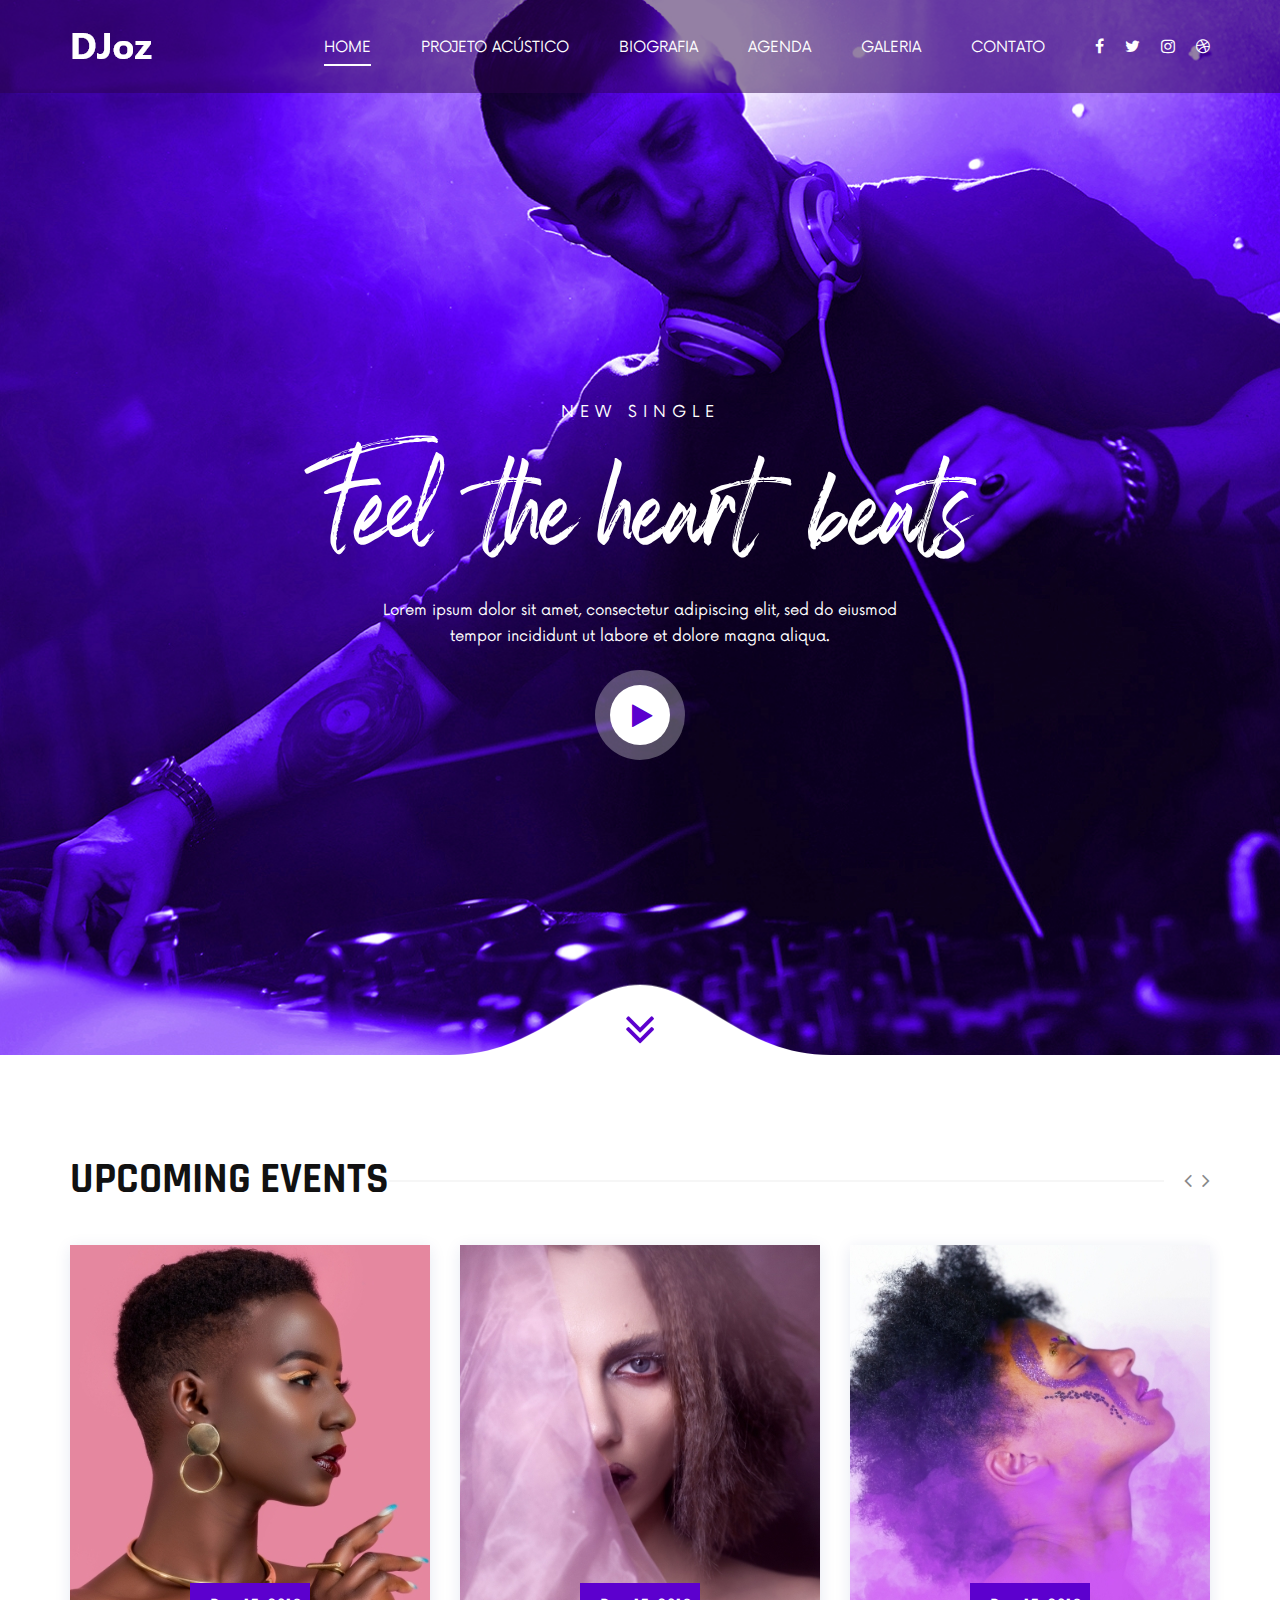
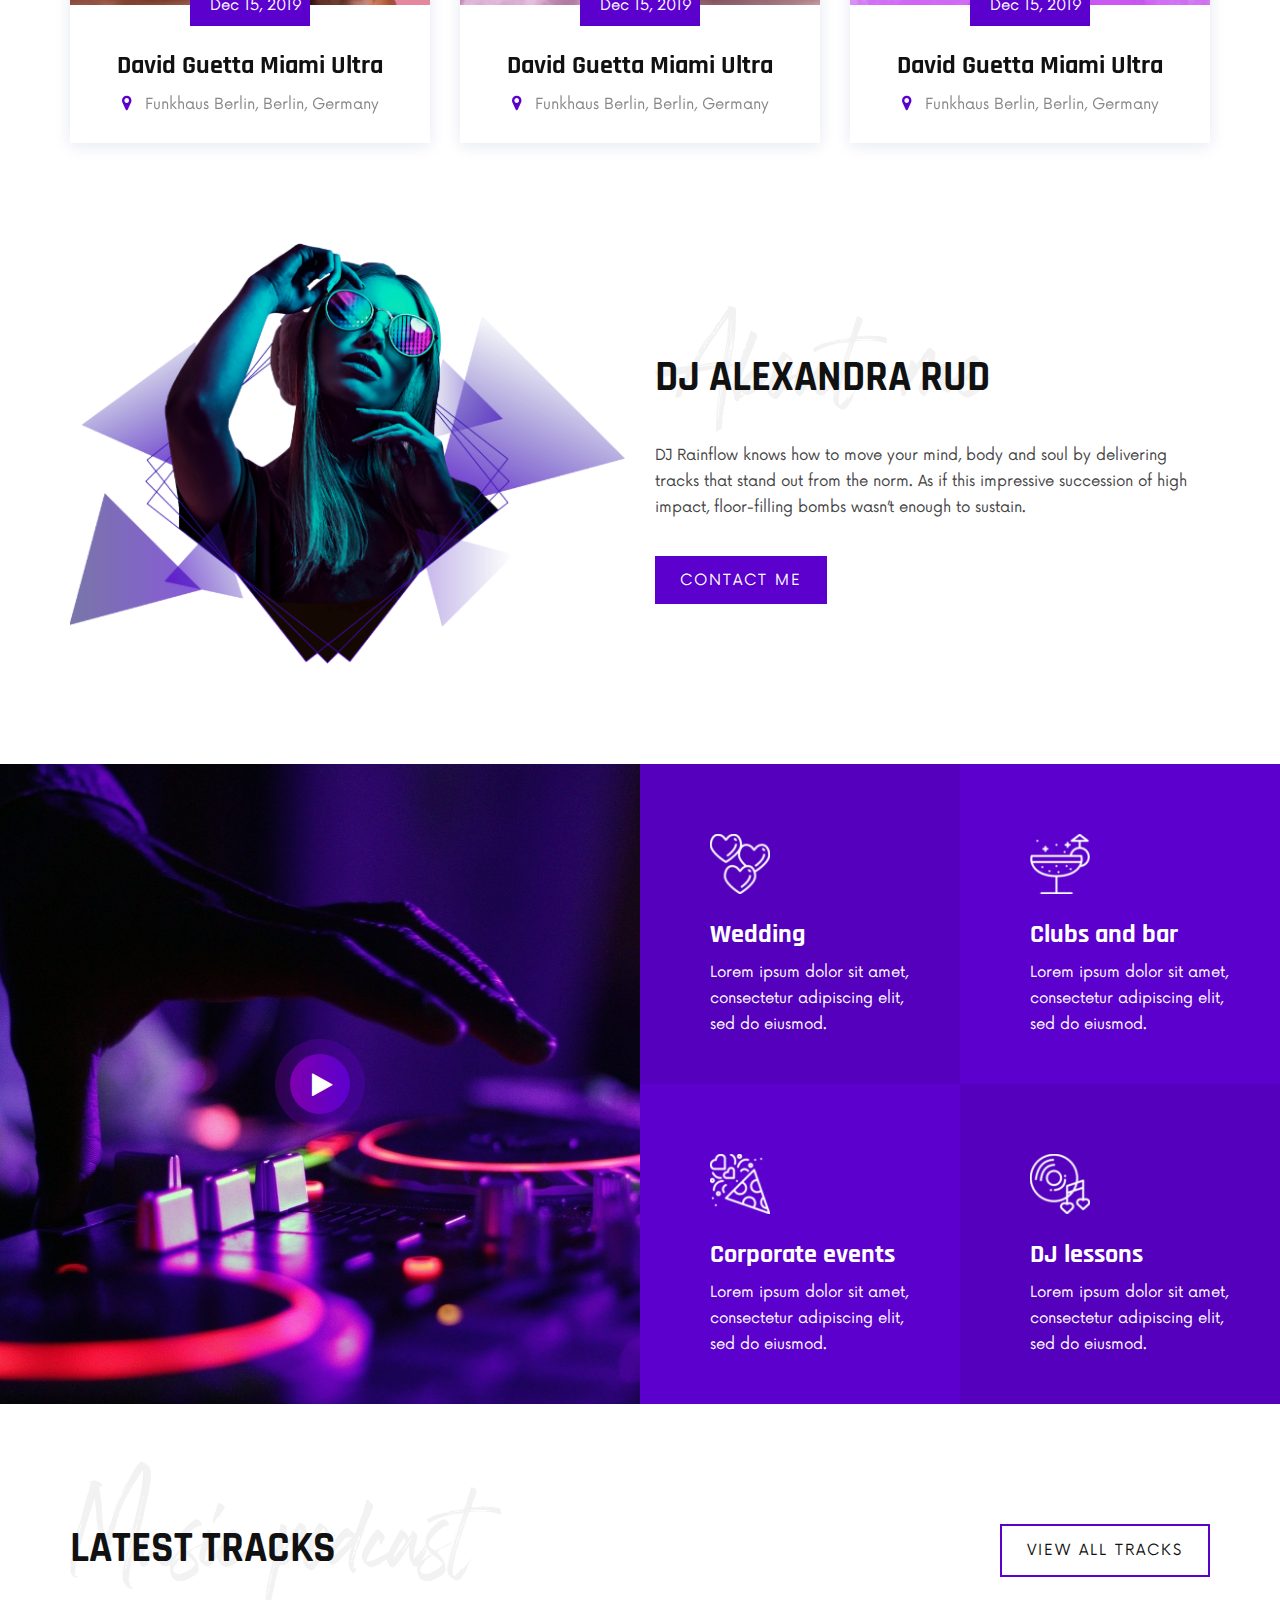
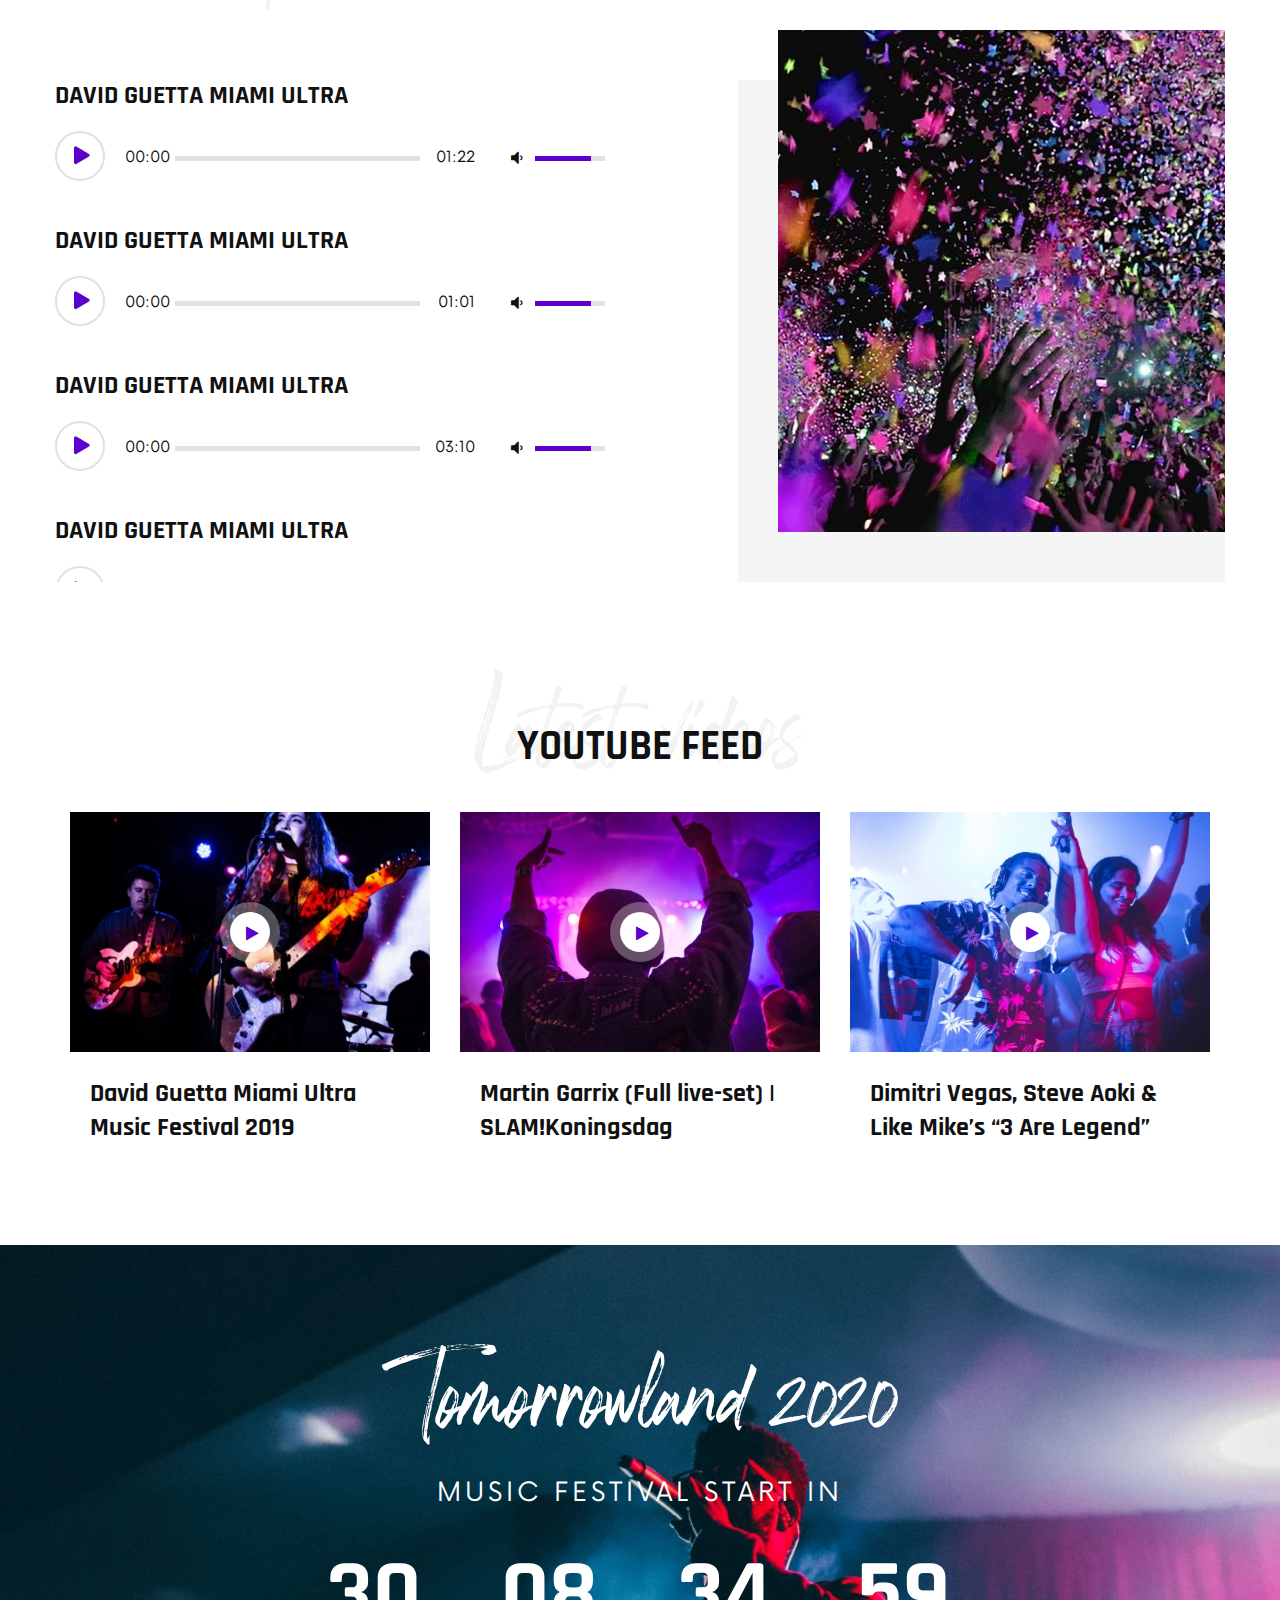
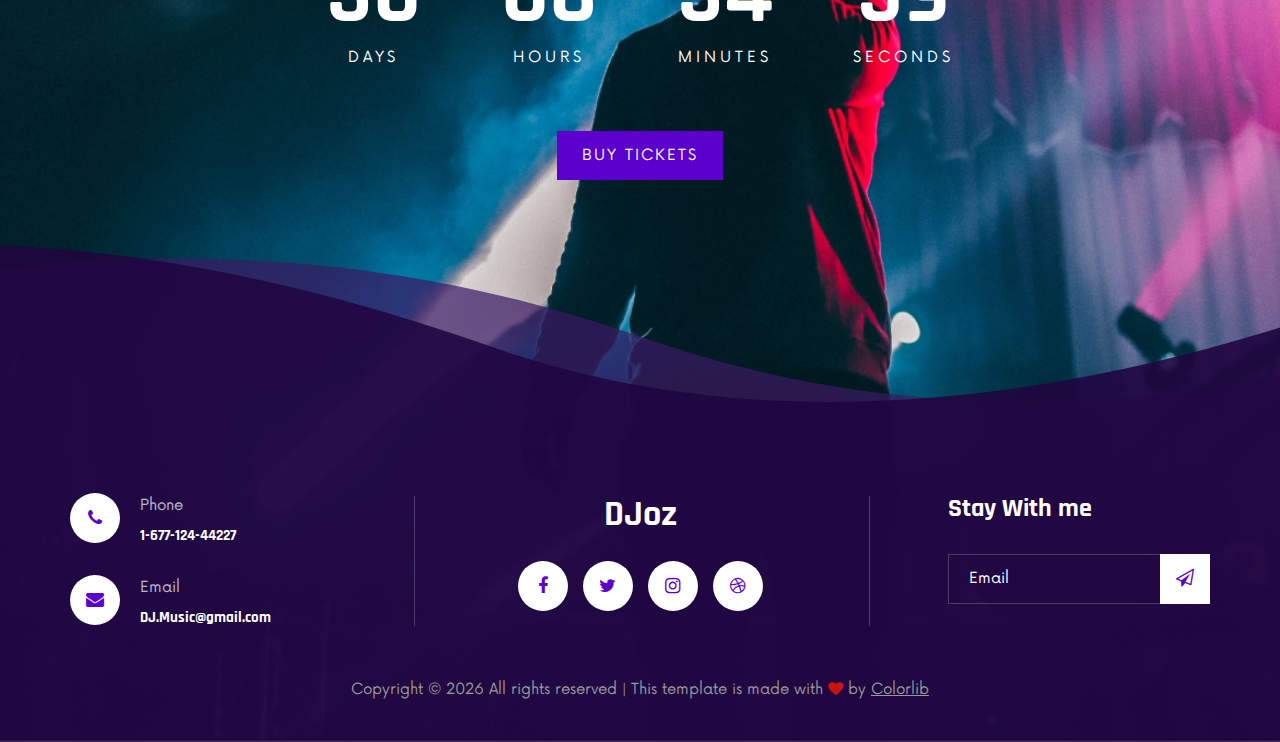
<file: index.html>
<!DOCTYPE html>
<html lang="zxx">

<head>
    <meta charset="UTF-8">
    <meta name="description" content="DJoz Template">
    <meta name="keywords" content="DJoz, unica, creative, html">
    <meta name="viewport" content="width=device-width, initial-scale=1.0">
    <meta http-equiv="X-UA-Compatible" content="ie=edge">
    <title>DJoz | Template</title>

    <!-- Google Font -->
    <link href="https://fonts.googleapis.com/css2?family=Rajdhani:wght@400;500;600;700&display=swap" rel="stylesheet">

    <!-- Css Styles -->
    <link rel="stylesheet" href="css/bootstrap.min.css" type="text/css">
    <link rel="stylesheet" href="css/font-awesome.min.css" type="text/css">
    <link rel="stylesheet" href="css/barfiller.css" type="text/css">
    <link rel="stylesheet" href="css/nowfont.css" type="text/css">
    <link rel="stylesheet" href="css/rockville.css" type="text/css">
    <link rel="stylesheet" href="css/magnific-popup.css" type="text/css">
    <link rel="stylesheet" href="css/owl.carousel.min.css" type="text/css">
    <link rel="stylesheet" href="css/slicknav.min.css" type="text/css">
    <link rel="stylesheet" href="css/style.css" type="text/css">
</head>

<body>
    <!-- Page Preloder -->
    <div id="preloder">
        <div class="loader"></div>
    </div>

    <!-- Header Section Begin -->
    <header class="header">
        <div class="container">
            <div class="row">
                <div class="col-lg-2 col-md-2">
                    <div class="header__logo">
                        <a href="./index.html"><img src="img/logo.png" alt=""></a>
                    </div>
                </div>
                <div class="col-lg-10 col-md-10">
                    <div class="header__nav">
                        <nav class="header__menu mobile-menu">
                            <ul>
                                <li class="active"><a href="./index.html">Home</a></li>
                                <li><a href="./about.html">Projeto Acústico</a></li>
                                <li><a href="./discography.html">Biografia</a></li>
                                <li><a href="./tours.html">Agenda</a></li>
                                <li><a href="./videos.html">Galeria</a></li>
                                <li><a href="./contact.html">Contato</a></li>
                            </ul>
                        </nav>
                        <div class="header__right__social">
                            <a href="#"><i class="fa fa-facebook"></i></a>
                            <a href="#"><i class="fa fa-twitter"></i></a>
                            <a href="#"><i class="fa fa-instagram"></i></a>
                            <a href="#"><i class="fa fa-dribbble"></i></a>
                        </div>
                    </div>
                </div>
            </div>
            <div id="mobile-menu-wrap"></div>
        </div>
    </header>
    <!-- Header Section End -->

    <!-- Hero Section Begin -->
    <section class="hero spad set-bg" data-setbg="img/hero-bg.png">
        <div class="container">
            <div class="row">
                <div class="col-lg-12">
                    <div class="hero__text">
                        <span>New single</span>
                        <h1>Feel the heart beats</h1>
                        <p>Lorem ipsum dolor sit amet, consectetur adipiscing elit, sed do eiusmod <br />tempor
                            incididunt ut labore et dolore magna aliqua.</p>
                        <a href="https://www.youtube.com/watch?v=K4DyBUG242c" class="play-btn video-popup"><i class="fa fa-play"></i></a>
                    </div>
                </div>
            </div>
        </div>
        <div class="linear__icon">
            <i class="fa fa-angle-double-down"></i>
        </div>
    </section>
    <!-- Hero Section End -->

    <!-- Event Section Begin -->
    <section class="event spad">
        <div class="container">
            <div class="row">
                <div class="col-lg-12">
                    <div class="section-title">
                        <h2>Upcoming Events</h2>
                    </div>
                </div>
            </div>
            <div class="row">
                <div class="event__slider owl-carousel">
                    <div class="col-lg-4">
                        <div class="event__item">
                            <div class="event__item__pic set-bg" data-setbg="img/events/event-1.jpg">
                                <div class="tag-date">
                                    <span>Dec 15, 2019</span>
                                </div>
                            </div>
                            <div class="event__item__text">
                                <h4>David Guetta Miami Ultra</h4>
                                <p><i class="fa fa-map-marker"></i> Funkhaus Berlin, Berlin, Germany</p>
                            </div>
                        </div>
                    </div>
                    <div class="col-lg-4">
                        <div class="event__item">
                            <div class="event__item__pic set-bg" data-setbg="img/events/event-2.jpg">
                                <div class="tag-date">
                                    <span>Dec 15, 2019</span>
                                </div>
                            </div>
                            <div class="event__item__text">
                                <h4>David Guetta Miami Ultra</h4>
                                <p><i class="fa fa-map-marker"></i> Funkhaus Berlin, Berlin, Germany</p>
                            </div>
                        </div>
                    </div>
                    <div class="col-lg-4">
                        <div class="event__item">
                            <div class="event__item__pic set-bg" data-setbg="img/events/event-3.jpg">
                                <div class="tag-date">
                                    <span>Dec 15, 2019</span>
                                </div>
                            </div>
                            <div class="event__item__text">
                                <h4>David Guetta Miami Ultra</h4>
                                <p><i class="fa fa-map-marker"></i> Funkhaus Berlin, Berlin, Germany</p>
                            </div>
                        </div>
                    </div>
                    <div class="col-lg-4">
                        <div class="event__item">
                            <div class="event__item__pic set-bg" data-setbg="img/events/event-2.jpg">
                                <div class="tag-date">
                                    <span>Dec 15, 2019</span>
                                </div>
                            </div>
                            <div class="event__item__text">
                                <h4>David Guetta Miami Ultra</h4>
                                <p><i class="fa fa-map-marker"></i> Funkhaus Berlin, Berlin, Germany</p>
                            </div>
                        </div>
                    </div>
                </div>
            </div>
        </div>
    </section>
    <!-- Event Section End -->

    <!-- About Section Begin -->
    <section class="about spad">
        <div class="container">
            <div class="row">
                <div class="col-lg-6">
                    <div class="about__pic">
                        <img src="img/about/about.png" alt="">
                    </div>
                </div>
                <div class="col-lg-6">
                    <div class="about__text">
                        <div class="section-title">
                            <h2>DJ Alexandra Rud</h2>
                            <h1>About me</h1>
                        </div>
                        <p>DJ Rainflow knows how to move your mind, body and soul by delivering tracks that stand out
                            from the norm. As if this impressive succession of high impact, floor-filling bombs wasn’t
                            enough to sustain.</p>
                        <a href="#" class="primary-btn">CONTACT ME</a>
                    </div>
                </div>
            </div>
        </div>
    </section>
    <!-- About Section End -->

    <!-- Services Section Begin -->
    <section class="services">
        <div class="container-fluid">
            <div class="row">
                <div class="col-lg-6 p-0">
                    <div class="services__left set-bg" data-setbg="img/services/service-left.jpg">
                        <a href="https://www.youtube.com/watch?v=JGwWNGJdvx8" class="play-btn video-popup"><i class="fa fa-play"></i></a>
                    </div>
                </div>
                <div class="col-lg-6 p-0">
                    <div class="row services__list">
                        <div class="col-lg-6 p-0 order-lg-1 col-md-6 order-md-1">
                            <div class="service__item deep-bg">
                                <img src="img/services/service-1.png" alt="">
                                <h4>Wedding</h4>
                                <p>Lorem ipsum dolor sit amet, consectetur adipiscing elit, sed do eiusmod.</p>
                            </div>
                        </div>
                        <div class="col-lg-6 p-0 order-lg-2 col-md-6 order-md-2">
                            <div class="service__item">
                                <img src="img/services/service-2.png" alt="">
                                <h4>Clubs and bar</h4>
                                <p>Lorem ipsum dolor sit amet, consectetur adipiscing elit, sed do eiusmod.</p>
                            </div>
                        </div>
                        <div class="col-lg-6 p-0 order-lg-4 col-md-6 order-md-4">
                            <div class="service__item deep-bg">
                                <img src="img/services/service-4.png" alt="">
                                <h4>DJ lessons</h4>
                                <p>Lorem ipsum dolor sit amet, consectetur adipiscing elit, sed do eiusmod.</p>
                            </div>
                        </div>
                        <div class="col-lg-6 p-0 order-lg-3 col-md-6 order-md-3">
                            <div class="service__item">
                                <img src="img/services/service-3.png" alt="">
                                <h4>Corporate events</h4>
                                <p>Lorem ipsum dolor sit amet, consectetur adipiscing elit, sed do eiusmod.</p>
                            </div>
                        </div>
                    </div>
                </div>
            </div>
        </div>
    </section>
    <!-- Services Section End -->

    <!-- Track Section Begin -->
    <section class="track spad">
        <div class="container">
            <div class="row">
                <div class="col-lg-7">
                    <div class="section-title">
                        <h2>Latest tracks</h2>
                        <h1>Music podcast</h1>
                    </div>
                </div>
                <div class="col-lg-5">
                    <div class="track__all">
                        <a href="#" class="primary-btn border-btn">View all tracks</a>
                    </div>
                </div>
            </div>
            <div class="row">
                <div class="col-lg-7 p-0">
                    <div class="track__content nice-scroll">
                        <div class="single_player_container">
                            <h4>David Guetta Miami Ultra</h4>
                            <div class="jp-jplayer jplayer" data-ancestor=".jp_container_1"
                                data-url="music-files/1.mp3"></div>
                            <div class="jp-audio jp_container_1" role="application" aria-label="media player">
                                <div class="jp-gui jp-interface">
                                    <!-- Player Controls -->
                                    <div class="player_controls_box">
                                        <button class="jp-play player_button" tabindex="0"></button>
                                    </div>
                                    <!-- Progress Bar -->
                                    <div class="player_bars">
                                        <div class="jp-progress">
                                            <div class="jp-seek-bar">
                                                <div>
                                                    <div class="jp-play-bar">
                                                        <div class="jp-current-time" role="timer" aria-label="time">0:00
                                                        </div>
                                                    </div>
                                                </div>
                                            </div>
                                        </div>
                                        <div class="jp-duration ml-auto" role="timer" aria-label="duration">00:00</div>
                                    </div>
                                    <!-- Volume Controls -->
                                    <div class="jp-volume-controls">
                                        <button class="jp-mute" tabindex="0"><i
                                                class="fa fa-volume-down"></i></button>
                                        <div class="jp-volume-bar">
                                            <div class="jp-volume-bar-value" style="width: 0%;"></div>
                                        </div>
                                    </div>
                                </div>
                            </div>
                        </div>
                        <div class="single_player_container">
                            <h4>David Guetta Miami Ultra</h4>
                            <div class="jp-jplayer jplayer" data-ancestor=".jp_container_2"
                                data-url="music-files/2.mp3"></div>
                            <div class="jp-audio jp_container_2" role="application" aria-label="media player">
                                <div class="jp-gui jp-interface">
                                    <!-- Player Controls -->
                                    <div class="player_controls_box">
                                        <button class="jp-play player_button" tabindex="0"></button>
                                    </div>
                                    <!-- Progress Bar -->
                                    <div class="player_bars">
                                        <div class="jp-progress">
                                            <div class="jp-seek-bar">
                                                <div>
                                                    <div class="jp-play-bar">
                                                        <div class="jp-current-time" role="timer" aria-label="time">0:00
                                                        </div>
                                                    </div>
                                                </div>
                                            </div>
                                        </div>
                                        <div class="jp-duration ml-auto" role="timer" aria-label="duration">00:00</div>
                                    </div>
                                    <!-- Volume Controls -->
                                    <div class="jp-volume-controls">
                                        <button class="jp-mute" tabindex="0"><i
                                                class="fa fa-volume-down"></i></button>
                                        <div class="jp-volume-bar">
                                            <div class="jp-volume-bar-value" style="width: 0%;"></div>
                                        </div>
                                    </div>
                                </div>
                            </div>
                        </div>
                        <div class="single_player_container">
                            <h4>David Guetta Miami Ultra</h4>
                            <div class="jp-jplayer jplayer" data-ancestor=".jp_container_3"
                                data-url="music-files/3.mp3"></div>
                            <div class="jp-audio jp_container_3" role="application" aria-label="media player">
                                <div class="jp-gui jp-interface">
                                    <!-- Player Controls -->
                                    <div class="player_controls_box">
                                        <button class="jp-play player_button" tabindex="0"></button>
                                    </div>
                                    <!-- Progress Bar -->
                                    <div class="player_bars">
                                        <div class="jp-progress">
                                            <div class="jp-seek-bar">
                                                <div>
                                                    <div class="jp-play-bar">
                                                        <div class="jp-current-time" role="timer" aria-label="time">0:00
                                                        </div>
                                                    </div>
                                                </div>
                                            </div>
                                        </div>
                                        <div class="jp-duration ml-auto" role="timer" aria-label="duration">00:00</div>
                                    </div>
                                    <!-- Volume Controls -->
                                    <div class="jp-volume-controls">
                                        <button class="jp-mute" tabindex="0"><i
                                                class="fa fa-volume-down"></i></button>
                                        <div class="jp-volume-bar">
                                            <div class="jp-volume-bar-value" style="width: 0%;"></div>
                                        </div>
                                    </div>
                                </div>
                            </div>
                        </div>
                        <div class="single_player_container">
                            <h4>David Guetta Miami Ultra</h4>
                            <div class="jp-jplayer jplayer" data-ancestor=".jp_container_4"
                                data-url="music-files/4.mp3"></div>
                            <div class="jp-audio jp_container_4" role="application" aria-label="media player">
                                <div class="jp-gui jp-interface">
                                    <!-- Player Controls -->
                                    <div class="player_controls_box">
                                        <button class="jp-play player_button" tabindex="0"></button>
                                    </div>
                                    <!-- Progress Bar -->
                                    <div class="player_bars">
                                        <div class="jp-progress">
                                            <div class="jp-seek-bar">
                                                <div>
                                                    <div class="jp-play-bar">
                                                        <div class="jp-current-time" role="timer" aria-label="time">0:00
                                                        </div>
                                                    </div>
                                                </div>
                                            </div>
                                        </div>
                                        <div class="jp-duration ml-auto" role="timer" aria-label="duration">00:00</div>
                                    </div>
                                    <!-- Volume Controls -->
                                    <div class="jp-volume-controls">
                                        <button class="jp-mute" tabindex="0"><i
                                                class="fa fa-volume-down"></i></button>
                                        <div class="jp-volume-bar">
                                            <div class="jp-volume-bar-value" style="width: 0%;"></div>
                                        </div>
                                    </div>
                                </div>
                            </div>
                        </div>
                        <div class="single_player_container">
                            <h4>David Guetta Miami Ultra</h4>
                            <div class="jp-jplayer jplayer" data-ancestor=".jp_container_5"
                                data-url="music-files/5.mp3"></div>
                            <div class="jp-audio jp_container_5" role="application" aria-label="media player">
                                <div class="jp-gui jp-interface">
                                    <!-- Player Controls -->
                                    <div class="player_controls_box">
                                        <button class="jp-play player_button" tabindex="0"></button>
                                    </div>
                                    <!-- Progress Bar -->
                                    <div class="player_bars">
                                        <div class="jp-progress">
                                            <div class="jp-seek-bar">
                                                <div>
                                                    <div class="jp-play-bar">
                                                        <div class="jp-current-time" role="timer" aria-label="time">0:00
                                                        </div>
                                                    </div>
                                                </div>
                                            </div>
                                        </div>
                                        <div class="jp-duration ml-auto" role="timer" aria-label="duration">00:00</div>
                                    </div>
                                    <!-- Volume Controls -->
                                    <div class="jp-volume-controls">
                                        <button class="jp-mute" tabindex="0"><i
                                                class="fa fa-volume-down"></i></button>
                                        <div class="jp-volume-bar">
                                            <div class="jp-volume-bar-value" style="width: 0%;"></div>
                                        </div>
                                    </div>
                                </div>
                            </div>
                        </div>
                        <div class="single_player_container">
                            <h4>David Guetta Miami Ultra</h4>
                            <div class="jp-jplayer jplayer" data-ancestor=".jp_container_6"
                                data-url="music-files/6.mp3"></div>
                            <div class="jp-audio jp_container_6" role="application" aria-label="media player">
                                <div class="jp-gui jp-interface">
                                    <!-- Player Controls -->
                                    <div class="player_controls_box">
                                        <button class="jp-play player_button" tabindex="0"></button>
                                    </div>
                                    <!-- Progress Bar -->
                                    <div class="player_bars">
                                        <div class="jp-progress">
                                            <div class="jp-seek-bar">
                                                <div>
                                                    <div class="jp-play-bar">
                                                        <div class="jp-current-time" role="timer" aria-label="time">0:00
                                                        </div>
                                                    </div>
                                                </div>
                                            </div>
                                        </div>
                                        <div class="jp-duration ml-auto" role="timer" aria-label="duration">00:00</div>
                                    </div>
                                    <!-- Volume Controls -->
                                    <div class="jp-volume-controls">
                                        <button class="jp-mute" tabindex="0"><i
                                                class="fa fa-volume-down"></i></button>
                                        <div class="jp-volume-bar">
                                            <div class="jp-volume-bar-value" style="width: 0%;"></div>
                                        </div>
                                    </div>
                                </div>
                            </div>
                        </div>
                    </div>
                </div>
                <div class="col-lg-5 p-0">
                    <div class="track__pic">
                        <img src="img/track-right.jpg" alt="">
                    </div>
                </div>
            </div>
        </div>
    </section>
    <!-- Track Section End -->

    <!-- Youtube Section Begin -->
    <section class="youtube spad">
        <div class="container">
            <div class="row">
                <div class="col-lg-12">
                    <div class="section-title">
                        <h2>Youtube feed</h2>
                        <h1>Latest videos</h1>
                    </div>
                </div>
            </div>
            <div class="row">
                <div class="col-lg-4 col-md-6 col-sm-6">
                    <div class="youtube__item">
                        <div class="youtube__item__pic set-bg" data-setbg="img/youtube/youtube-1.jpg">
                            <a href="https://www.youtube.com/watch?v=yJg-Y5byMMw?autoplay=1" class="play-btn video-popup"><i class="fa fa-play"></i></a>
                        </div>
                        <div class="youtube__item__text">
                            <h4>David Guetta Miami Ultra Music Festival 2019</h4>
                        </div>
                    </div>
                </div>
                <div class="col-lg-4 col-md-6 col-sm-6">
                    <div class="youtube__item">
                        <div class="youtube__item__pic set-bg" data-setbg="img/youtube/youtube-2.jpg">
                            <a href="https://www.youtube.com/watch?v=K4DyBUG242c?autoplay=1" class="play-btn video-popup"><i class="fa fa-play"></i></a>
                        </div>
                        <div class="youtube__item__text">
                            <h4>Martin Garrix (Full live-set) | SLAM!Koningsdag</h4>
                        </div>
                    </div>
                </div>
                <div class="col-lg-4 col-md-6 col-sm-6">
                    <div class="youtube__item">
                        <div class="youtube__item__pic set-bg" data-setbg="img/youtube/youtube-3.jpg">
                            <a href="https://www.youtube.com/watch?v=S19UcWdOA-I?autoplay=1" class="play-btn video-popup"><i class="fa fa-play"></i></a>
                        </div>
                        <div class="youtube__item__text">
                            <h4>Dimitri Vegas, Steve Aoki & Like Mike’s “3 Are Legend”</h4>
                        </div>
                    </div>
                </div>
            </div>
        </div>
    </section>
    <!-- Youtube Section End -->

    <!-- Countdown Section Begin -->
    <section class="countdown spad set-bg" data-setbg="img/countdown-bg.jpg">
        <div class="container">
            <div class="row">
                <div class="col-lg-12">
                    <div class="countdown__text">
                        <h1>Tomorrowland 2020</h1>
                        <h4>Music festival start in</h4>
                    </div>
                    <div class="countdown__timer" id="countdown-time">
                        <div class="countdown__item">
                            <span>20</span>
                            <p>days</p>
                        </div>
                        <div class="countdown__item">
                            <span>45</span>
                            <p>hours</p>
                        </div>
                        <div class="countdown__item">
                            <span>18</span>
                            <p>minutes</p>
                        </div>
                        <div class="countdown__item">
                            <span>09</span>
                            <p>seconds</p>
                        </div>
                    </div>
                    <div class="buy__tickets">
                        <a href="#" class="primary-btn">Buy tickets</a>
                    </div>
                </div>
            </div>
        </div>
    </section>
    <!-- Countdown Section End -->

    <!-- Footer Section Begin -->
    <footer class="footer spad set-bg" data-setbg="img/footer-bg.png">
        <div class="container">
            <div class="row">
                <div class="col-lg-3 col-md-6">
                    <div class="footer__address">
                        <ul>
                            <li>
                                <i class="fa fa-phone"></i>
                                <p>Phone</p>
                                <h6>1-677-124-44227</h6>
                            </li>
                            <li>
                                <i class="fa fa-envelope"></i>
                                <p>Email</p>
                                <h6>DJ.Music@gmail.com</h6>
                            </li>
                        </ul>
                    </div>
                </div>
                <div class="col-lg-4 offset-lg-1 col-md-6">
                    <div class="footer__social">
                        <h2>DJoz</h2>
                        <div class="footer__social__links">
                            <a href="#"><i class="fa fa-facebook"></i></a>
                            <a href="#"><i class="fa fa-twitter"></i></a>
                            <a href="#"><i class="fa fa-instagram"></i></a>
                            <a href="#"><i class="fa fa-dribbble"></i></a>
                        </div>
                    </div>
                </div>
                <div class="col-lg-3 offset-lg-1 col-md-6">
                    <div class="footer__newslatter">
                        <h4>Stay With me</h4>
                        <form action="#">
                            <input type="text" placeholder="Email">
                            <button type="submit"><i class="fa fa-send-o"></i></button>
                        </form>
                    </div>
                </div>
            </div>
            <!-- Link back to Colorlib can't be removed. Template is licensed under CC BY 3.0. -->
			<div class="footer__copyright__text">
				<p>Copyright &copy; <script>document.write(new Date().getFullYear());</script> All rights reserved | This template is made with <i class="fa fa-heart" aria-hidden="true"></i> by <a href="https://colorlib.com" target="_blank">Colorlib</a></p>
			</div>
			<!-- Link back to Colorlib can't be removed. Template is licensed under CC BY 3.0. -->
        </div>
    </footer>
    <!-- Footer Section End -->

    <!-- Js Plugins -->
    <script src="js/jquery-3.3.1.min.js"></script>
    <script src="js/bootstrap.min.js"></script>
    <script src="js/jquery.magnific-popup.min.js"></script>
    <script src="js/jquery.nicescroll.min.js"></script>
    <script src="js/jquery.barfiller.js"></script>
    <script src="js/jquery.countdown.min.js"></script>
    <script src="js/jquery.slicknav.js"></script>
    <script src="js/owl.carousel.min.js"></script>
    <script src="js/main.js"></script>

    <!-- Music Plugin -->
    <script src="js/jquery.jplayer.min.js"></script>
    <script src="js/jplayerInit.js"></script>
</body>

</html>
</file>
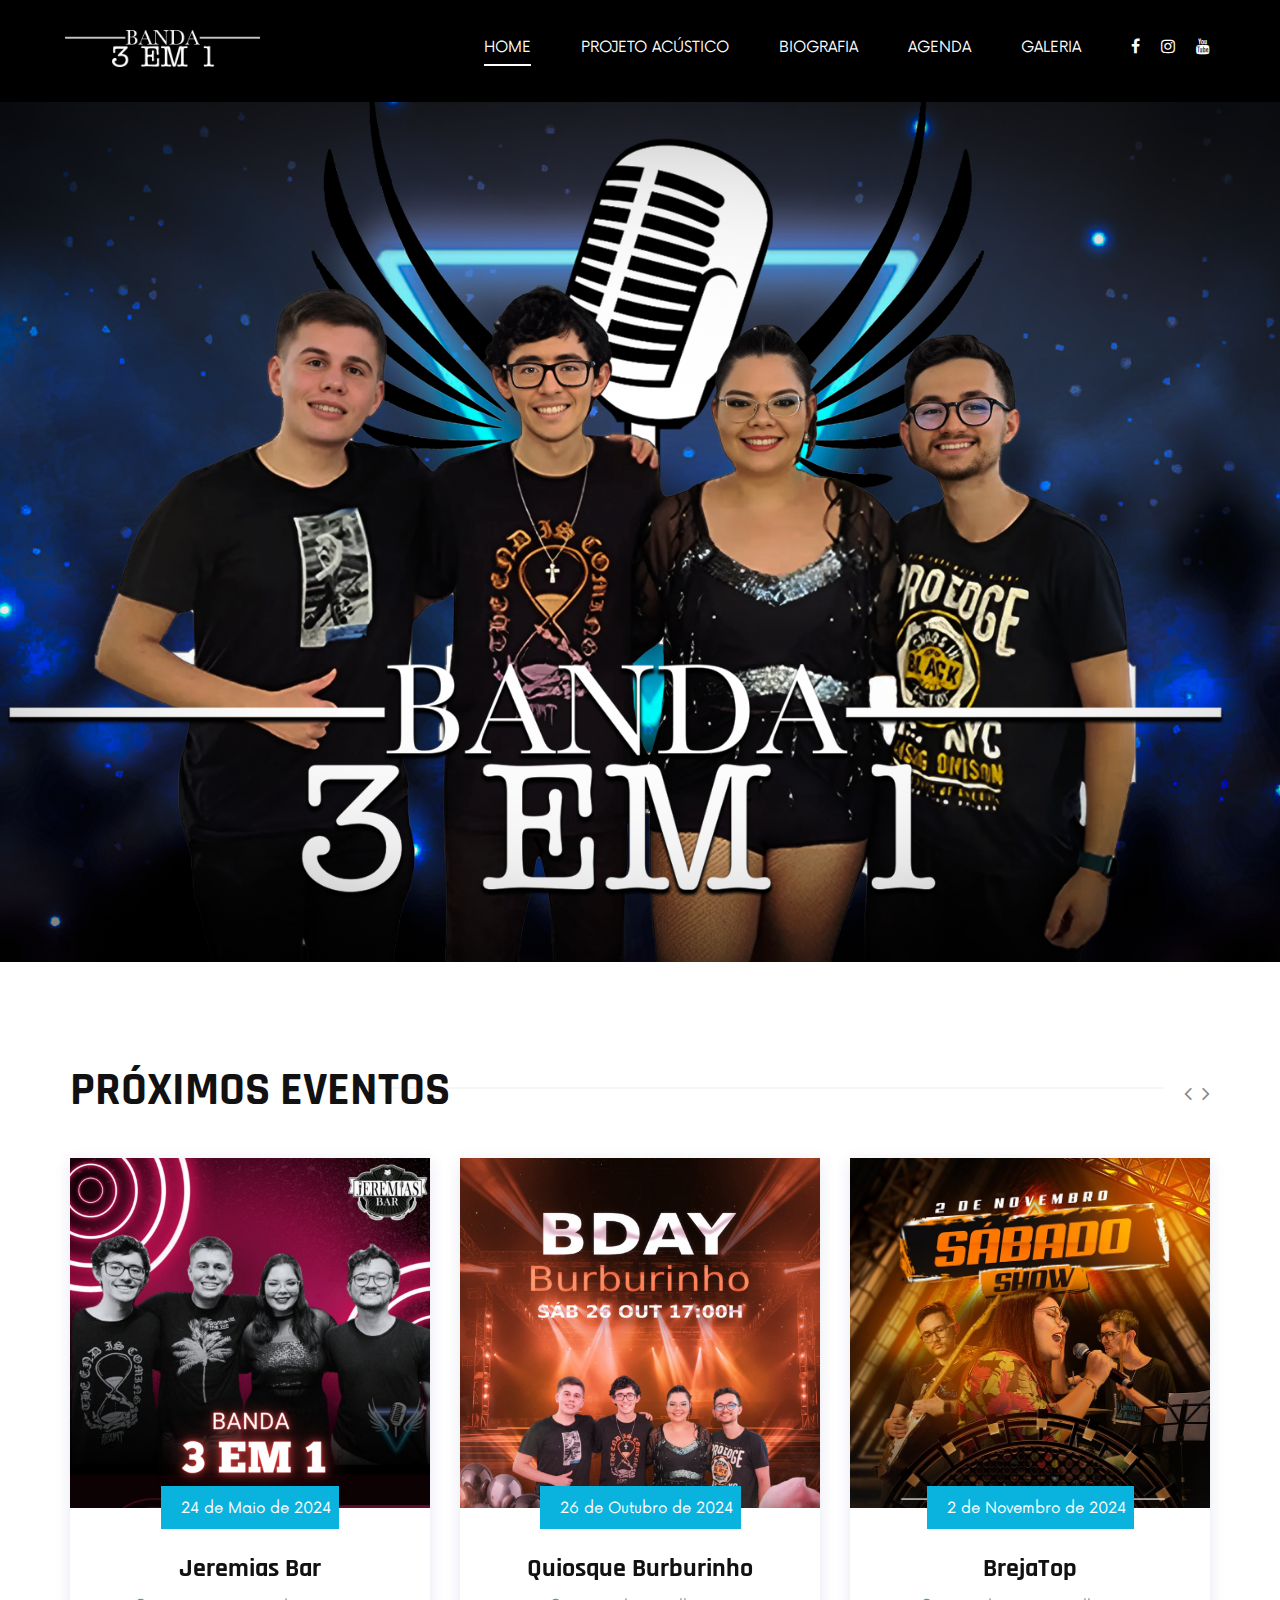
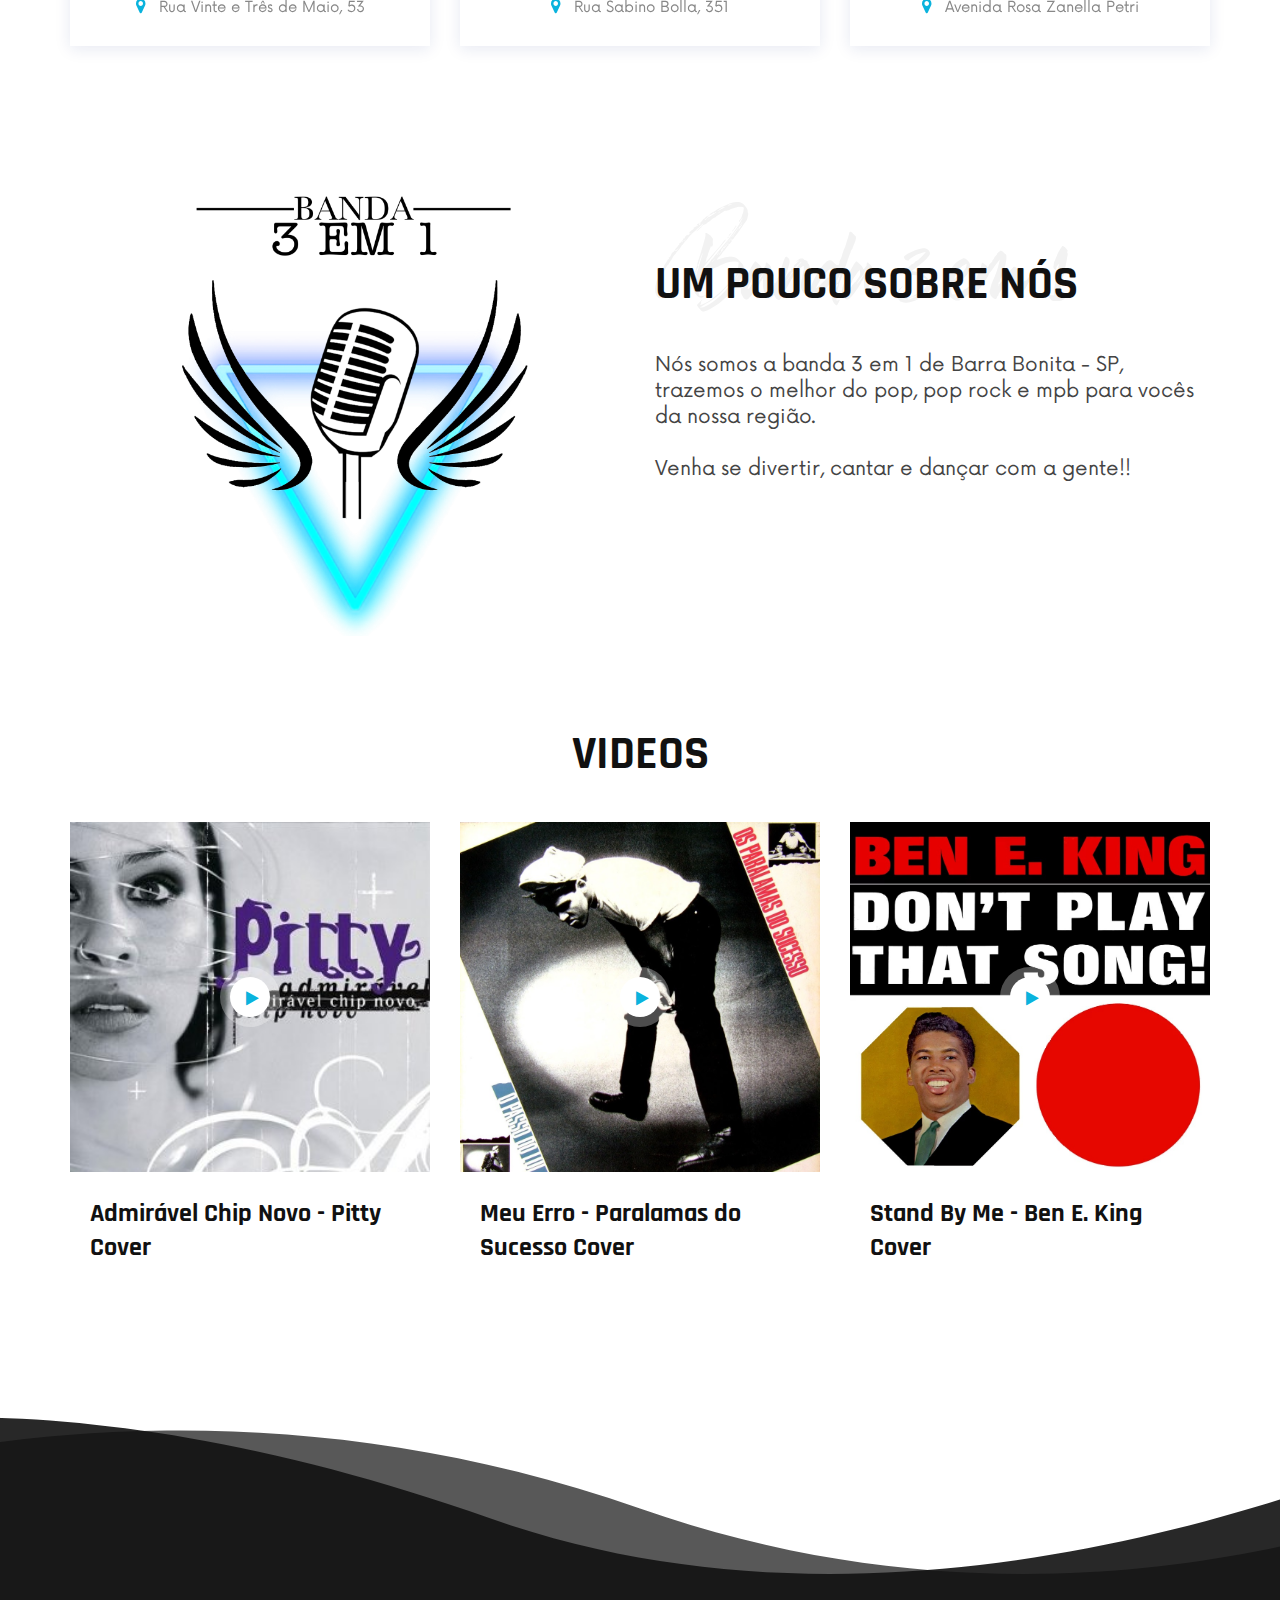
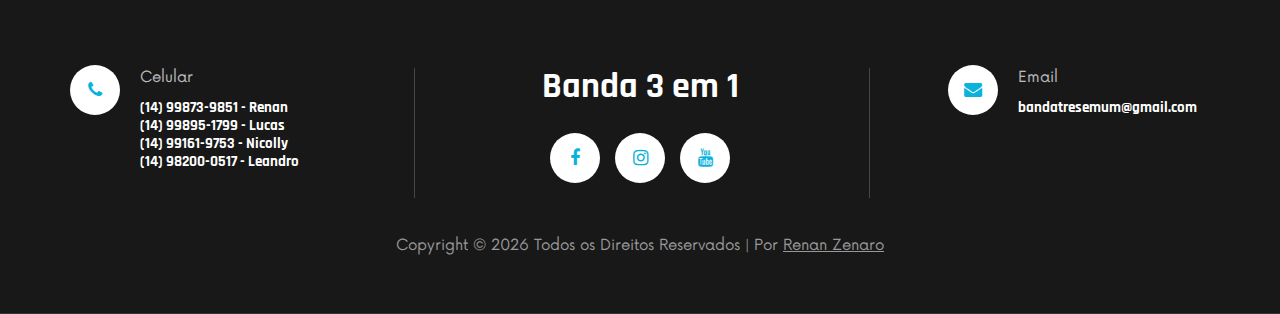
<file: 3em1/index.html>
<!DOCTYPE html>
<html lang="pt-br">

<head>
    <meta charset="UTF-8">
    <meta name="description" content="DJoz Template">
    <meta name="keywords" content="DJoz, unica, creative, html">
    <meta name="viewport" content="width=device-width, initial-scale=1.0">
    <meta http-equiv="X-UA-Compatible" content="ie=edge">
    <title>Banda 3 em 1 | Home</title>

    <!-- Google Font -->
    <link href="https://fonts.googleapis.com/css2?family=Rajdhani:wght@400;500;600;700&display=swap" rel="stylesheet">

    <!-- Css Styles -->
    <link rel="stylesheet" href="css/bootstrap.min.css" type="text/css">
    <link rel="stylesheet" href="css/font-awesome.min.css" type="text/css">
    <link rel="stylesheet" href="css/barfiller.css" type="text/css">
    <link rel="stylesheet" href="css/nowfont.css" type="text/css">
    <link rel="stylesheet" href="css/rockville.css" type="text/css">
    <link rel="stylesheet" href="css/magnific-popup.css" type="text/css">
    <link rel="stylesheet" href="css/owl.carousel.min.css" type="text/css">
    <link rel="stylesheet" href="css/slicknav.min.css" type="text/css">
    <link rel="stylesheet" href="css/style.css" type="text/css">
    <link rel="stylesheet" href="css/index.css" type="text/css">
    

</head>

<body>
    <!-- Page Preloder -->
    <div id="preloder">
        <div class="loader"></div>
    </div>

    <!-- Header Section Begin -->
    <header class="header">
        <div class="container">
            <div class="row">
                <div class="col-lg-2 col-md-2 header__logo">
                        <a href="./index.html"><img src="img/3em1.png" alt=""></a>
                        
                </div>
                <div class="col-lg-10 col-md-10">
                    <div class="header__nav">
                        <nav class="header__menu mobile-menu">
                            <ul>
                                <li class="active"><a href="./index.html">Home</a></li>
                                <li><a href="./projetoAcustico.html">Projeto Acústico</a></li>
                                <li><a href="./biografia.html">Biografia</a></li>
                                <li><a href="./agenda.html">Agenda</a></li>
                                <li><a href="./galeria.html">Galeria</a></li>
                                <!-- <li><a href="./contato.html">Contato</a></li> -->
                            </ul>
                        </nav>
                        <div class="header__right__social">
                            <a href="https://www.facebook.com/bandatresemum/" target="_blank"><i
                                    class="fa fa-facebook"></i></a>
                            <a href="https://www.instagram.com/_banda3em1/?__d=11" target="_blank"><i
                                    class="fa fa-instagram"></i></a>
                            <a href="https://www.youtube.com/@em-yi1rl" target="_blank"><i
                                    class="fa fa-youtube"></i></a>
                        </div>
                    </div>
                </div>
            </div>
            <div id="mobile-menu-wrap"></div>
        </div>
    </header>
    <!-- Header Section End -->

    <!-- Hero Section Begin -->
    <section class="hero spad set-bg" style="margin-top: 102px;" data-setbg="img/fotoHome.png">
        <div class="container">
            <div class="row">
                <div class="col-lg-12">
                    <div class="hero__text">
                        <!-- <span style="color: black;">Website Oficial</span> -->
                        <!-- <h1 style="color: black;">Banda 3 em 1</h1> -->
                        <!-- <span style="color: black;">Festas, aniversários, bares, casamentos e eventos</span> -->
                        <!-- <a href="https://www.youtube.com/watch?v=K4DyBUG242c" class="play-btn video-popup"><i class="fa fa-play"></i></a> -->
                    </div>
                </div>
            </div>
        </div>
        <div class="linear__icon">
            <!-- <i class="fa fa-angle-double-down"></i> -->
        </div>
    </section>
    <!-- Hero Section End -->

    <!-- Event Section Begin -->
    <section class="event spad">
        <div class="container">
            <div class="row">
                <div class="col-lg-12">
                    <div class="section-title">
                        <h2>Próximos eventos</h2>
                    </div>
                </div>
            </div>
            <div class="row">
                <div class="event__slider owl-carousel">
                    <div class="col-lg-4">
                        <div class="event__item">
                            <div class="event__item__pic set-bg" data-setbg="img/dataJeremias.jpeg">
                                <div class="tag-date">
                                    <span>24 de Maio de 2024</span>
                                </div>
                            </div>
                            <div class="event__item__text">
                                <h4>Jeremias Bar</h4>
                                <p><i class="fa fa-map-marker"></i> Rua Vinte e Três de Maio, 53</p>
                            </div>
                        </div>
                    </div>
                    <div class="col-lg-4">
                        <div class="event__item">
                            <div class="event__item__pic set-bg" data-setbg="img/dataBurburinho.jpeg">
                                <div class="tag-date">
                                    <span>26 de Outubro de 2024</span>
                                </div>
                            </div>
                            <div class="event__item__text">
                                <h4>Quiosque Burburinho</h4>
                                <p><i class="fa fa-map-marker"></i> Rua Sabino Bolla, 351</p>
                            </div>
                        </div>
                    </div>
                    <div class="col-lg-4">
                        <div class="event__item">
                            <div class="event__item__pic set-bg" data-setbg="img/dataBrejatop.jpg">
                                <div class="tag-date">
                                    <span>2 de Novembro de 2024</span>
                                </div>
                            </div>
                            <div class="event__item__text">
                                <h4>BrejaTop</h4>
                                <p><i class="fa fa-map-marker"></i> Avenida Rosa Zanella Petri</p>
                            </div>
                        </div>
                    </div>
                    <div class="col-lg-4">
                        <div class="event__item">
                            <div class="event__item__pic set-bg" data-setbg="img/dataCaravelas.jpeg">
                                <div class="tag-date">
                                    <span>23 de Novembro de 2024</span>
                                </div>
                            </div>
                            <div class="event__item__text">
                                <h4>Caravela's - Bar e Choperia</h4>
                                <p><i class="fa fa-map-marker"></i> Rua Geraldo Fazzio, 1111</p>
                            </div>
                        </div>
                    </div>
                </div>
            </div>
        </div>
    </section>
    <!-- Event Section End -->

    <!-- About Section Begin -->
    <section class="about spad" style="padding-bottom: revert;">
        <div class="container">
            <div class="row">
                <div class="col-lg-6">
                    <div class="about__pic">
                        <img src="img/LogoBanda.png" alt="">
                    </div>
                </div>
                <div class="col-lg-6">
                    <div class="about__text">
                        <div class="section-title">
                            <h2>Um Pouco Sobre Nós</h2>
                            <h1>Banda 3 em 1</h1>
                        </div>
                        <p class="fs-20">Nós somos a banda 3 em 1 de Barra Bonita - SP, trazemos o melhor do pop, pop rock e mpb para vocês da nossa região.<br><br>
                            Venha se divertir, cantar e dançar com a gente!!</p>
                    </div>
                </div>
            </div>
        </div>
    </section>
    <!-- About Section End -->

    <!-- Youtube Section Begin -->
    <section class="youtube spad">
        <div class="container">
            <div class="row">
                <div class="col-lg-12">
                    <div class="section-title">
                        <h2>Videos</h2>
                        <!-- <h1>Latest videos</h1> -->
                    </div>
                </div>
            </div>
            <div class="row">
                <div class="col-lg-4 col-md-6 col-sm-6">
                    <div class="youtube__item">
                        <div class="youtube__item__pic set-bg" data-setbg="img/youtube/Pitty.jpg">
                            <a href="https://www.youtube.com/watch?v=JTlaHu3Ufw0" class="play-btn video-popup"><i class="fa fa-play"></i></a>
                        </div>
                        <div class="youtube__item__text">
                            <h4>Admirável Chip Novo - Pitty Cover</h4>
                        </div>
                    </div>
                </div>
                <div class="col-lg-4 col-md-6 col-sm-6">
                    <div class="youtube__item">
                        <div class="youtube__item__pic set-bg" data-setbg="img/youtube/Paralamas.jpg">
                            <a href="https://www.youtube.com/watch?v=XQViz-YvlTc"
                                class="play-btn video-popup"><i class="fa fa-play"></i></a>
                        </div>
                        <div class="youtube__item__text">
                            <h4>Meu Erro - Paralamas do Sucesso Cover</h4>
                        </div>
                    </div>
                </div>
                <div class="col-lg-4 col-md-6 col-sm-6">
                    <div class="youtube__item">
                        <div class="youtube__item__pic set-bg" data-setbg="img/youtube/standbyme.jpg">
                            <a href="https://www.youtube.com/watch?v=4k9ZIviLlgo"
                                class="play-btn video-popup"><i class="fa fa-play"></i></a>
                        </div>
                        <div class="youtube__item__text">
                            <h4>Stand By Me - Ben E. King Cover</h4>
                        </div>
                    </div>
                </div>
            </div>
        </div>
    </section>
    <!-- Youtube Section End -->

    <!-- Footer Section Begin -->
    <footer class="footer footer--normal spad set-bg" data-setbg="img/footer-bg-2.png">
        <div class="container">
            <div class="row">
                <div class="col-lg-3 col-md-6">
                    <div class="footer__address">
                        <ul>
                            <li>
                                <i class="fa fa-phone"></i>
                                <p>Celular</p>
                                <h6>(14) 99873-9851 - Renan</h6>
                                <h6>(14) 99895-1799 - Lucas</h6>
                                <h6>(14) 99161-9753 - Nicolly</h6>
                                <h6>(14) 98200-0517 - Leandro</h6>
                            </li>
                        </ul>
                    </div>
                </div>
                <div class="col-lg-4 offset-lg-1 col-md-6">
                    <div class="footer__social">
                        <h2>Banda 3 em 1</h2>
                        <div class="footer__social__links">
                            <a href="https://www.facebook.com/bandatresemum/" target="_blank"><i
                                    class="fa fa-facebook"></i></a>
                            <a href="https://www.instagram.com/_banda3em1/?__d=11" target="_blank"><i
                                    class="fa fa-instagram"></i></a>
                            <a href="https://www.youtube.com/@em-yi1rl" target="_blank"><i
                                    class="fa fa-youtube"></i></a>
                        </div>
                    </div>
                </div>
                <div class="col-lg-3 offset-lg-1 col-md-6">
                    <div class="footer__address">
                        <ul>
                            <li>
                                <i class="fa fa-envelope"></i>
                                <p>Email</p>
                                <h6>bandatresemum@gmail.com</h6>
                            </li>
                        </ul>
                    </div>
                </div>
            </div>
            <!-- Link back to Colorlib can't be removed. Template is licensed under CC BY 3.0. -->
            <div class="footer__copyright__text">
                <p>Copyright &copy;
                    <script>document.write(new Date().getFullYear());</script> Todos os Direitos Reservados | 
                    <i class="" aria-hidden="true"></i> Por <a href="https://dontpad.com/3em1band"
                        target="_blank">Renan Zenaro</a>
                </p>
            </div>
            <!-- Link back to Colorlib can't be removed. Template is licensed under CC BY 3.0. -->
        </div>
    </footer>
    <!-- Footer Section End -->

    <!-- Js Plugins -->
    <script src="js/jquery-3.3.1.min.js"></script>
    <script src="js/bootstrap.min.js"></script>
    <script src="js/jquery.magnific-popup.min.js"></script>
    <script src="js/jquery.nicescroll.min.js"></script>
    <script src="js/jquery.barfiller.js"></script>
    <script src="js/jquery.countdown.min.js"></script>
    <script src="js/jquery.slicknav.js"></script>
    <script src="js/owl.carousel.min.js"></script>
    <script src="js/main.js"></script>

    <!-- Music Plugin -->
    <script src="js/jquery.jplayer.min.js"></script>
    <script src="js/jplayerInit.js"></script>
</body>

</html>
</file>
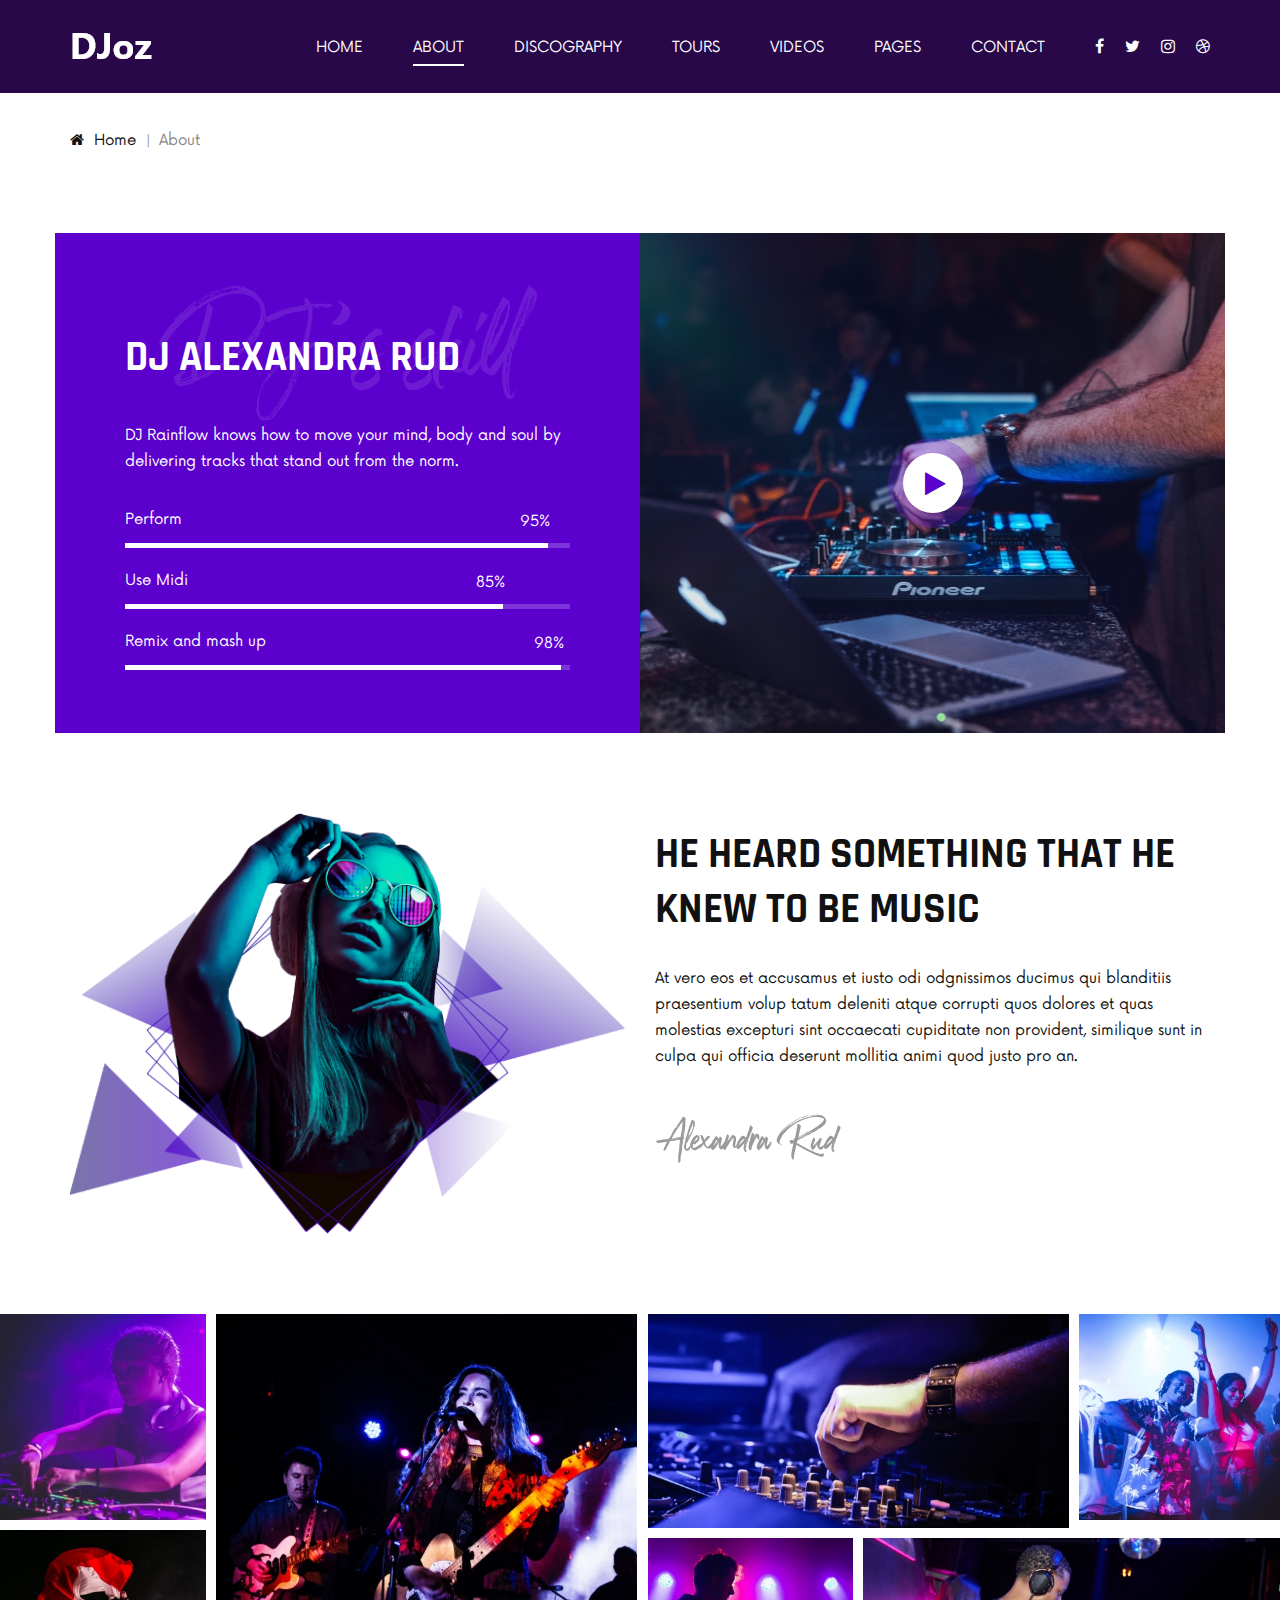
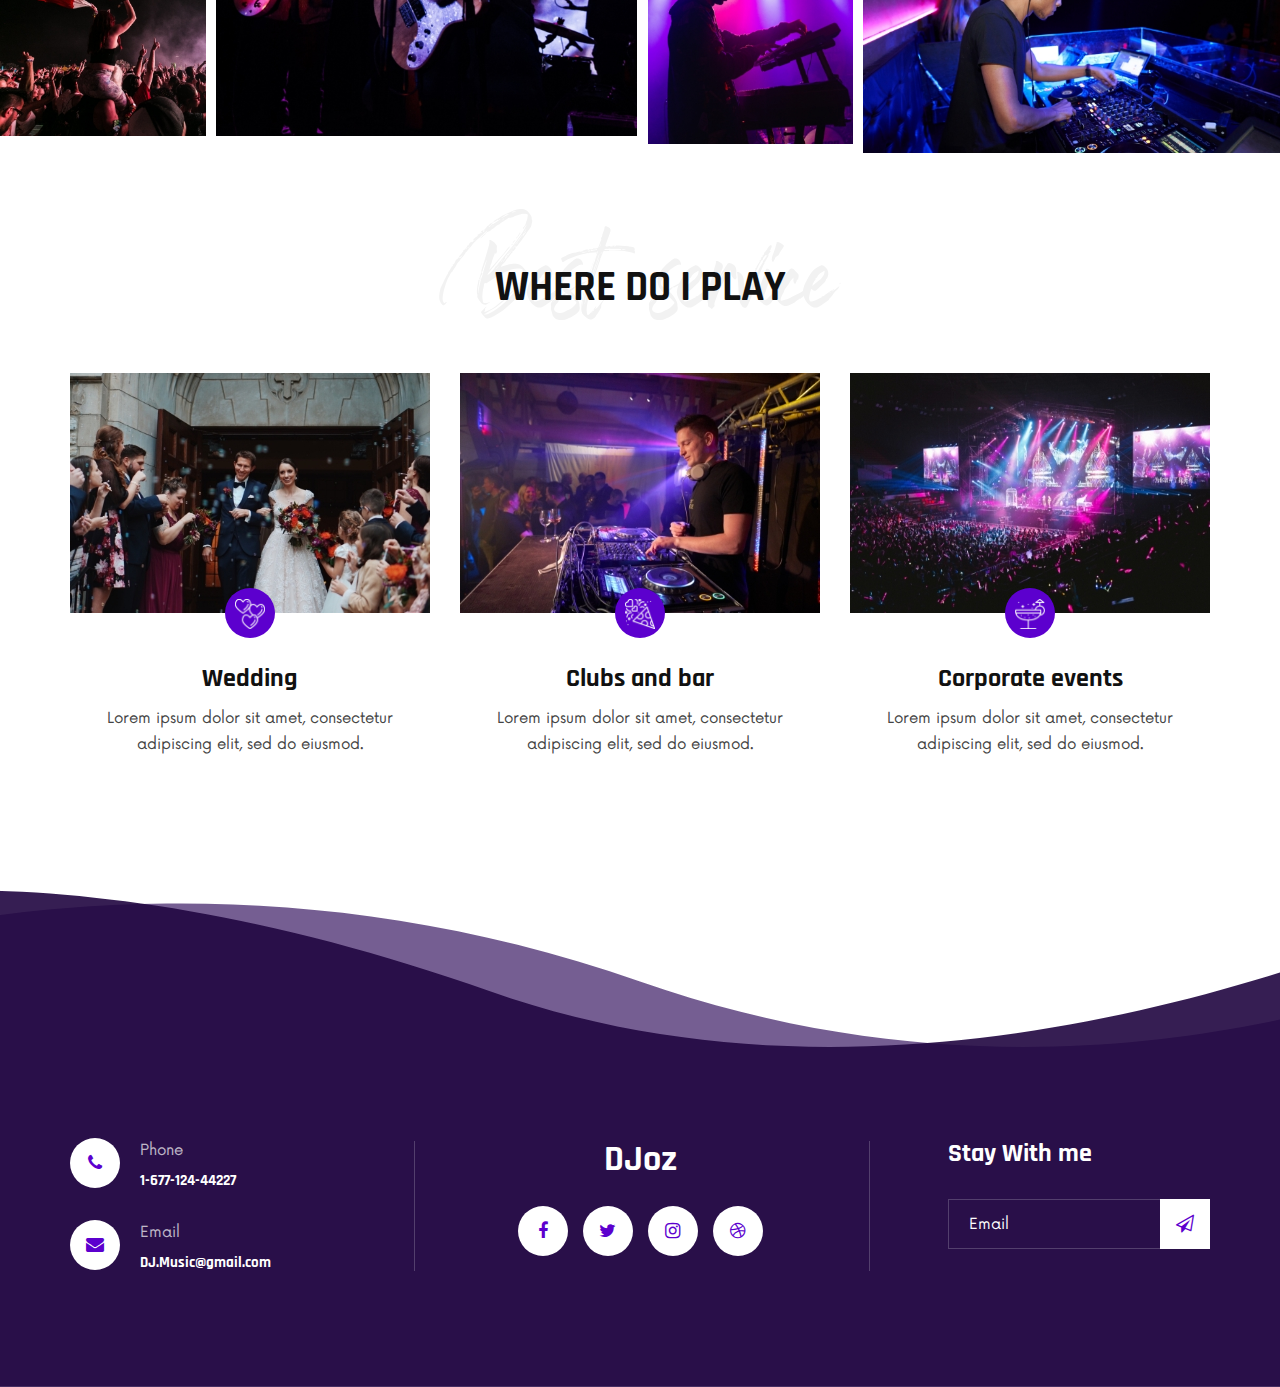
<file: about.html>
<!DOCTYPE html>
<html lang="zxx">

<head>
    <meta charset="UTF-8">
    <meta name="description" content="DJoz Template">
    <meta name="keywords" content="DJoz, unica, creative, html">
    <meta name="viewport" content="width=device-width, initial-scale=1.0">
    <meta http-equiv="X-UA-Compatible" content="ie=edge">
    <title>DJoz | Template</title>

    <!-- Google Font -->
    <link href="https://fonts.googleapis.com/css2?family=Rajdhani:wght@400;500;600;700&display=swap" rel="stylesheet">

    <!-- Css Styles -->
    <link rel="stylesheet" href="css/bootstrap.min.css" type="text/css">
    <link rel="stylesheet" href="css/font-awesome.min.css" type="text/css">
    <link rel="stylesheet" href="css/barfiller.css" type="text/css">
    <link rel="stylesheet" href="css/nowfont.css" type="text/css">
    <link rel="stylesheet" href="css/rockville.css" type="text/css">
    <link rel="stylesheet" href="css/magnific-popup.css" type="text/css">
    <link rel="stylesheet" href="css/owl.carousel.min.css" type="text/css">
    <link rel="stylesheet" href="css/slicknav.min.css" type="text/css">
    <link rel="stylesheet" href="css/style.css" type="text/css">
</head>

<body>
    <!-- Page Preloder -->
    <div id="preloder">
        <div class="loader"></div>
    </div>

    <!-- Header Section Begin -->
    <header class="header header--normal">
        <div class="container">
            <div class="row">
                <div class="col-lg-2 col-md-2">
                    <div class="header__logo">
                        <a href="./index.html"><img src="img/logo.png" alt=""></a>
                    </div>
                </div>
                <div class="col-lg-10 col-md-10">
                    <div class="header__nav">
                        <nav class="header__menu mobile-menu">
                            <ul>
                                <li><a href="./index.html">Home</a></li>
                                <li class="active"><a href="./about.html">About</a></li>
                                <li><a href="./discography.html">Discography</a></li>
                                <li><a href="./tours.html">Tours</a></li>
                                <li><a href="./videos.html">Videos</a></li>
                                <li><a href="#">Pages</a>
                                    <ul class="dropdown">
                                        <li><a href="./about.html">About</a></li>
                                        <li><a href="./blog.html">Blog</a></li>
                                        <li><a href="./blog-details.html">Blog Details</a></li>
                                    </ul>
                                </li>
                                <li><a href="./contact.html">Contact</a></li>
                            </ul>
                        </nav>
                        <div class="header__right__social">
                            <a href="#"><i class="fa fa-facebook"></i></a>
                            <a href="#"><i class="fa fa-twitter"></i></a>
                            <a href="#"><i class="fa fa-instagram"></i></a>
                            <a href="#"><i class="fa fa-dribbble"></i></a>
                        </div>
                    </div>
                </div>
            </div>
            <div id="mobile-menu-wrap"></div>
        </div>
    </header>
    <!-- Header Section End -->

    <!-- Breadcrumb Begin -->
    <div class="breadcrumb-option">
        <div class="container">
            <div class="row">
                <div class="col-lg-12">
                    <div class="breadcrumb__links">
                        <a href="#"><i class="fa fa-home"></i> Home</a>
                        <span>About</span>
                    </div>
                </div>
            </div>
        </div>
    </div>
    <!-- Breadcrumb End -->

    <!-- Skills Section Begin -->
    <section class="skills spad">
        <div class="container">
            <div class="row">
                <div class="col-lg-6 p-0">
                    <div class="skills__content">
                        <div class="section-title">
                            <h2>DJ Alexandra Rud</h2>
                            <h1>DJ’s skill</h1>
                        </div>
                        <p>DJ Rainflow knows how to move your mind, body and soul by delivering tracks that stand out
                            from the norm.</p>
                        <div class="skill__bar__item">
                            <p>Perform</p>
                            <div id="bar1" class="barfiller">
                                <span class="tip"></span>
                                <span class="fill" data-percentage="95"></span>
                            </div>
                        </div>
                        <div class="skill__bar__item">
                            <p>Use Midi</p>
                            <div id="bar2" class="barfiller">
                                <span class="tip"></span>
                                <span class="fill" data-percentage="85"></span>
                            </div>
                        </div>
                        <div class="skill__bar__item">
                            <p>Remix and mash up</p>
                            <div id="bar3" class="barfiller">
                                <span class="tip"></span>
                                <span class="fill" data-percentage="98"></span>
                            </div>
                        </div>
                    </div>
                </div>
                <div class="col-lg-6 p-0">
                    <div class="skills__video set-bg" data-setbg="img/skill-video.jpg">
                        <a href="https://www.youtube.com/watch?v=S19UcWdOA-I?autoplay=1" class="play-btn video-popup"><i class="fa fa-play"></i></a>
                    </div>
                </div>
            </div>
        </div>
    </section>
    <!-- Skills Section End -->

    <!-- About Section Begin -->
    <section class="about about--page spad">
        <div class="container">
            <div class="row">
                <div class="col-lg-6">
                    <div class="about__pic">
                        <img src="img/about/about.png" alt="">
                    </div>
                </div>
                <div class="col-lg-6">
                    <div class="about__text">
                        <div class="section-title">
                            <h2>He heard something that he knew to be music</h2>
                        </div>
                        <p>At vero eos et accusamus et iusto odi odgnissimos ducimus qui blanditiis praesentium volup
                            tatum deleniti atque corrupti quos dolores et quas molestias excepturi sint occaecati
                            cupiditate non provident, similique sunt in culpa qui officia deserunt mollitia animi quod
                            justo pro an.</p>
                        <img src="img/about/signature.png" alt="">
                    </div>
                </div>
            </div>
        </div>
    </section>
    <!-- About Section End -->

    <!-- About Pic Begin -->
    <div class="about-pic">
        <div class="container-fluid">
            <div class="row">
                <div class="col-lg-6">
                    <div class="row">
                        <div class="col-lg-4 col-md-4 col-sm-4 p-0">
                            <img src="img/about/ap-1.jpg" alt="">
                            <img src="img/about/ap-2.jpg" alt="">
                        </div>
                        <div class="col-lg-8 col-md-8 col-sm-8 p-0">
                            <img src="img/about/ap-3.jpg" alt="">
                        </div>
                    </div>
                </div>
                <div class="col-lg-6">
                    <div class="row">
                        <div class="col-lg-8 col-md-8 col-sm-8 p-0">
                            <img src="img/about/ap-4.jpg" alt="">
                        </div>
                        <div class="col-lg-4 col-md-4 col-sm-4 p-0">
                            <img src="img/about/ap-5.jpg" alt="">
                        </div>
                        <div class="col-lg-4 col-md-4 col-sm-4 p-0">
                            <img src="img/about/ap-6.jpg" alt="">
                        </div>
                        <div class="col-lg-8 col-md-8 col-sm-8 p-0">
                            <img src="img/about/ap-7.jpg" alt="">
                        </div>
                    </div>
                </div>
            </div>
        </div>
    </div>
    <!-- About Pic End -->

    <!-- About Services Section Begin -->
    <section class="about-services spad">
        <div class="container">
            <div class="row">
                <div class="col-lg-12">
                    <div class="section-title center-title">
                        <h2>WHERE DO I PLAY</h2>
                        <h1>Best service</h1>
                    </div>
                </div>
            </div>
            <div class="row">
                <div class="col-lg-4 col-md-6 col-sm-6">
                    <div class="about__services__item">
                        <div class="about__services__item__pic set-bg" data-setbg="img/services/as-1.jpg">
                            <div class="icon">
                                <img src="img/services/as-icon-1.png" alt="">
                            </div>
                        </div>
                        <div class="about__services__item__text">
                            <h4>Wedding</h4>
                            <p>Lorem ipsum dolor sit amet, consectetur adipiscing elit, sed do eiusmod.</p>
                        </div>
                    </div>
                </div>
                <div class="col-lg-4 col-md-6 col-sm-6">
                    <div class="about__services__item">
                        <div class="about__services__item__pic set-bg" data-setbg="img/services/as-2.jpg">
                            <div class="icon">
                                <img src="img/services/as-icon-2.png" alt="">
                            </div>
                        </div>
                        <div class="about__services__item__text">
                            <h4>Clubs and bar</h4>
                            <p>Lorem ipsum dolor sit amet, consectetur adipiscing elit, sed do eiusmod.</p>
                        </div>
                    </div>
                </div>
                <div class="col-lg-4 col-md-6 col-sm-6">
                    <div class="about__services__item">
                        <div class="about__services__item__pic set-bg" data-setbg="img/services/as-3.jpg">
                            <div class="icon">
                                <img src="img/services/as-icon-3.png" alt="">
                            </div>
                        </div>
                        <div class="about__services__item__text">
                            <h4>Corporate events</h4>
                            <p>Lorem ipsum dolor sit amet, consectetur adipiscing elit, sed do eiusmod.</p>
                        </div>
                    </div>
                </div>
            </div>
        </div>
    </section>
    <!-- About Services Section End -->

    <!-- Footer Section Begin -->
    <footer class="footer footer--normal spad set-bg" data-setbg="img/footer-bg.png">
        <div class="container">
            <div class="row">
                <div class="col-lg-3 col-md-6">
                    <div class="footer__address">
                        <ul>
                            <li>
                                <i class="fa fa-phone"></i>
                                <p>Phone</p>
                                <h6>1-677-124-44227</h6>
                            </li>
                            <li>
                                <i class="fa fa-envelope"></i>
                                <p>Email</p>
                                <h6>DJ.Music@gmail.com</h6>
                            </li>
                        </ul>
                    </div>
                </div>
                <div class="col-lg-4 offset-lg-1 col-md-6">
                    <div class="footer__social">
                        <h2>DJoz</h2>
                        <div class="footer__social__links">
                            <a href="#"><i class="fa fa-facebook"></i></a>
                            <a href="#"><i class="fa fa-twitter"></i></a>
                            <a href="#"><i class="fa fa-instagram"></i></a>
                            <a href="#"><i class="fa fa-dribbble"></i></a>
                        </div>
                    </div>
                </div>
                <div class="col-lg-3 offset-lg-1 col-md-6">
                    <div class="footer__newslatter">
                        <h4>Stay With me</h4>
                        <form action="#">
                            <input type="text" placeholder="Email">
                            <button type="submit"><i class="fa fa-send-o"></i></button>
                        </form>
                    </div>
                </div>
            </div>
        </div>
    </footer>
    <!-- Footer Section End -->

    <!-- Js Plugins -->
    <script src="js/jquery-3.3.1.min.js"></script>
    <script src="js/bootstrap.min.js"></script>
    <script src="js/jquery.magnific-popup.min.js"></script>
    <script src="js/jquery.nicescroll.min.js"></script>
    <script src="js/jquery.barfiller.js"></script>
    <script src="js/jquery.countdown.min.js"></script>
    <script src="js/jquery.slicknav.js"></script>
    <script src="js/owl.carousel.min.js"></script>
    <script src="js/main.js"></script>

    <!-- Music Plugin -->
    <script src="js/jquery.jplayer.min.js"></script>
    <script src="js/jplayerInit.js"></script>
</body>

</html>
</file>
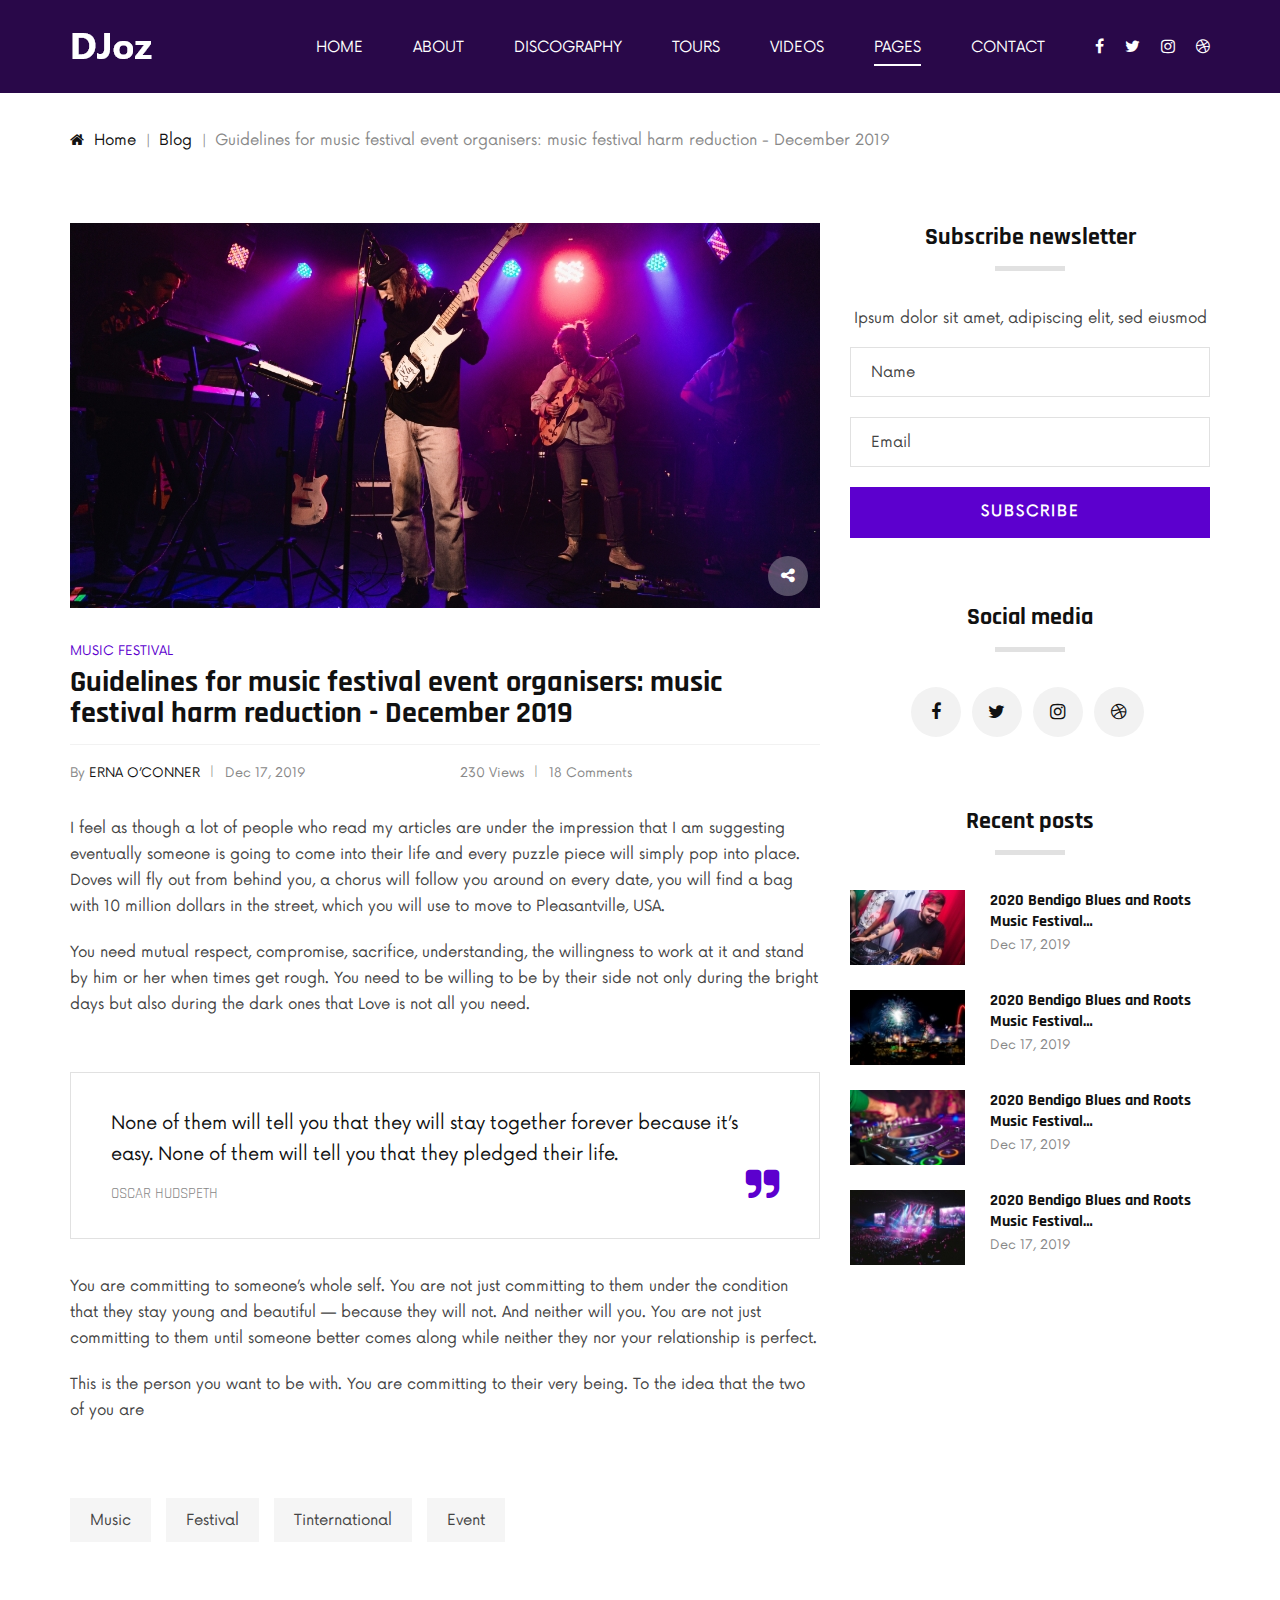
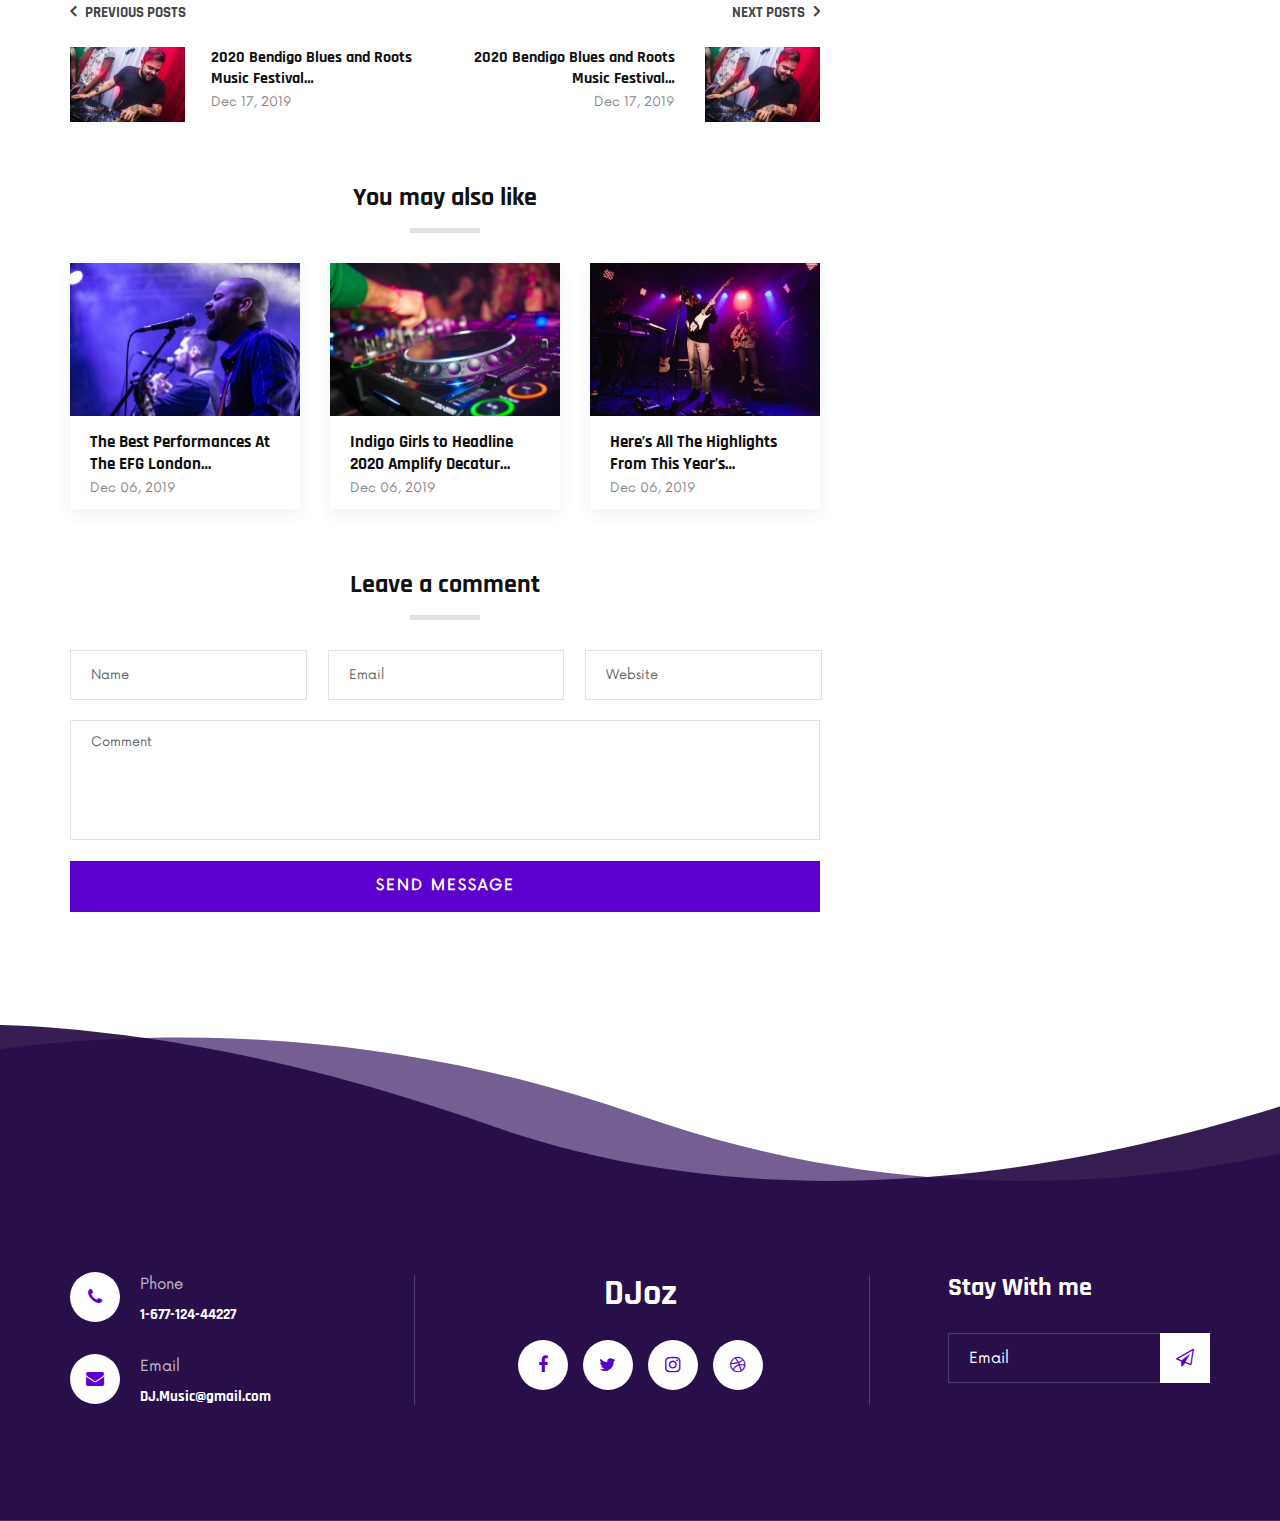
<file: blog-details.html>
<!DOCTYPE html>
<html lang="zxx">

<head>
    <meta charset="UTF-8">
    <meta name="description" content="DJoz Template">
    <meta name="keywords" content="DJoz, unica, creative, html">
    <meta name="viewport" content="width=device-width, initial-scale=1.0">
    <meta http-equiv="X-UA-Compatible" content="ie=edge">
    <title>DJoz | Template</title>

    <!-- Google Font -->
    <link href="https://fonts.googleapis.com/css2?family=Rajdhani:wght@400;500;600;700&display=swap" rel="stylesheet">

    <!-- Css Styles -->
    <link rel="stylesheet" href="css/bootstrap.min.css" type="text/css">
    <link rel="stylesheet" href="css/font-awesome.min.css" type="text/css">
    <link rel="stylesheet" href="css/barfiller.css" type="text/css">
    <link rel="stylesheet" href="css/nowfont.css" type="text/css">
    <link rel="stylesheet" href="css/rockville.css" type="text/css">
    <link rel="stylesheet" href="css/magnific-popup.css" type="text/css">
    <link rel="stylesheet" href="css/owl.carousel.min.css" type="text/css">
    <link rel="stylesheet" href="css/slicknav.min.css" type="text/css">
    <link rel="stylesheet" href="css/style.css" type="text/css">
</head>

<body>
    <!-- Page Preloder -->
    <div id="preloder">
        <div class="loader"></div>
    </div>

    <!-- Header Section Begin -->
    <header class="header header--normal">
        <div class="container">
            <div class="row">
                <div class="col-lg-2 col-md-2">
                    <div class="header__logo">
                        <a href="./index.html"><img src="img/logo.png" alt=""></a>
                    </div>
                </div>
                <div class="col-lg-10 col-md-10">
                    <div class="header__nav">
                        <nav class="header__menu mobile-menu">
                            <ul>
                                <li><a href="./index.html">Home</a></li>
                                <li><a href="./about.html">About</a></li>
                                <li><a href="./discography.html">Discography</a></li>
                                <li><a href="./tours.html">Tours</a></li>
                                <li><a href="./videos.html">Videos</a></li>
                                <li class="active"><a href="#">Pages</a>
                                    <ul class="dropdown">
                                        <li><a href="./about.html">About</a></li>
                                        <li><a href="./blog.html">Blog</a></li>
                                        <li><a href="./blog-details.html">Blog Details</a></li>
                                    </ul>
                                </li>
                                <li><a href="./contact.html">Contact</a></li>
                            </ul>
                        </nav>
                        <div class="header__right__social">
                            <a href="#"><i class="fa fa-facebook"></i></a>
                            <a href="#"><i class="fa fa-twitter"></i></a>
                            <a href="#"><i class="fa fa-instagram"></i></a>
                            <a href="#"><i class="fa fa-dribbble"></i></a>
                        </div>
                    </div>
                </div>
            </div>
            <div id="mobile-menu-wrap"></div>
        </div>
    </header>
    <!-- Header Section End -->

    <!-- Breadcrumb Begin -->
    <div class="breadcrumb-option">
        <div class="container">
            <div class="row">
                <div class="col-lg-12">
                    <div class="breadcrumb__links">
                        <a href="#"><i class="fa fa-home"></i> Home</a>
                        <a href="#">Blog</a>
                        <span>Guidelines for music festival event organisers: music festival harm reduction - December
                            2019</span>
                    </div>
                </div>
            </div>
        </div>
    </div>
    <!-- Breadcrumb End -->

    <!-- Blog Details Section Begin -->
    <section class="blog-details spad">
        <div class="container">
            <div class="row">
                <div class="col-lg-8">
                    <div class="blog__details__content">
                        <div class="blog__details__item">
                            <div class="blog__details__item__pic set-bg" data-setbg="img/blog/details/details-pic.jpg">
                                <a href="#"><i class="fa fa-share-alt"></i></a>
                            </div>
                            <div class="blog__details__item__text">
                                <span>Music festival</span>
                                <h3>Guidelines for music festival event organisers: music festival harm reduction -
                                    December 2019</h3>
                                <div class="blog__details__item__widget">
                                    <div class="row">
                                        <div class="col-lg-6">
                                            <ul>
                                                <li>By <span>Erna O’Conner</span></li>
                                                <li>Dec 17, 2019</li>
                                            </ul>
                                        </div>
                                        <div class="col-lg-6">
                                            <ul>
                                                <li>230 Views</li>
                                                <li>18 Comments</li>
                                            </ul>
                                        </div>
                                    </div>
                                </div>
                            </div>
                        </div>
                        <div class="blog__details__desc">
                            <p>I feel as though a lot of people who read my articles are under the impression that I am
                                suggesting eventually someone is going to come into their life and every puzzle piece
                                will simply pop into place. Doves will fly out from behind you, a chorus will follow you
                                around on every date, you will find a bag with 10 million dollars in the street, which
                                you will use to move to Pleasantville, USA.</p>
                            <p>You need mutual respect, compromise, sacrifice, understanding, the willingness to work at
                                it and stand by him or her when times get rough. You need to be willing to be by their
                                side not only during the bright days but also during the dark ones that Love is not all
                                you need.</p>
                        </div>
                        <div class="blog__details__quote">
                            <p>None of them will tell you that they will stay together forever because it’s easy. None
                                of them will tell you that they pledged their life.</p>
                            <h6>OSCAR HUDSPETH</h6>
                            <i class="fa fa-quote-right"></i>
                        </div>
                        <div class="blog__details__desc">
                            <p>You are committing to someone’s whole self. You are not just committing to them under the
                                condition that they stay young and beautiful — because they will not. And neither will
                                you. You are not just committing to them until someone better comes along while neither
                                they nor your relationship is perfect.</p>
                            <p>This is the person you want to be with. You are committing to their very being. To the
                                idea that the two of you are</p>
                        </div>
                        <div class="blog__details__tags">
                            <a href="#">Music</a>
                            <a href="#">Festival</a>
                            <a href="#">Tinternational</a>
                            <a href="#">Event</a>
                        </div>
                        <div class="blog__details__option">
                            <div class="row">
                                <div class="col-lg-6 col-md-6 col-sm-6">
                                    <a href="#" class="blog__option__btn">
                                        <h6 class="option__btn__name"><i class="fa fa-angle-left"></i> Previous posts
                                        </h6>
                                        <div class="blog__option__btn__item">
                                            <div class="blog__option__btn__pic">
                                                <img src="img/blog/details/blog-change.jpg" alt="">
                                            </div>
                                            <div class="blog__option__btn__text">
                                                <h6>2020 Bendigo Blues and Roots Music Festival…</h6>
                                                <span>Dec 17, 2019</span>
                                            </div>
                                        </div>
                                    </a>
                                </div>
                                <div class="col-lg-6 col-md-6 col-sm-6">
                                    <a href="#" class="blog__option__btn blog__option__btn--next">
                                        <h6 class="option__btn__name">Next posts <i class="fa fa-angle-right"></i></h6>
                                        <div class="blog__option__btn__item">
                                            <div class="blog__option__btn__pic">
                                                <img src="img/blog/details/blog-change.jpg" alt="">
                                            </div>
                                            <div class="blog__option__btn__text">
                                                <h6>2020 Bendigo Blues and Roots Music Festival…</h6>
                                                <span>Dec 17, 2019</span>
                                            </div>
                                        </div>
                                    </a>
                                </div>
                            </div>
                        </div>
                        <div class="blog__details__services">
                            <div class="row">
                                <div class="col-lg-12">
                                    <div class="blog__details__services__title">
                                        <h4>You may also like</h4>
                                    </div>
                                </div>
                            </div>
                            <div class="row">
                                <div class="col-lg-4 col-md-6 col-sm-6">
                                    <div class="blog__details__services__item">
                                        <div class="blog__details__services__item__pic">
                                            <img src="img/blog/details/bs-1.jpg" alt="">
                                        </div>
                                        <div class="blog__details__services__item__text">
                                            <h6><a href="#">The Best Performances At The EFG London…</a></h6>
                                            <span>Dec 06, 2019</span>
                                        </div>
                                    </div>
                                </div>
                                <div class="col-lg-4 col-md-6 col-sm-6">
                                    <div class="blog__details__services__item">
                                        <div class="blog__details__services__item__pic">
                                            <img src="img/blog/details/bs-2.jpg" alt="">
                                        </div>
                                        <div class="blog__details__services__item__text">
                                            <h6><a href="#">Indigo Girls to Headline 2020 Amplify Decatur…</a></h6>
                                            <span>Dec 06, 2019</span>
                                        </div>
                                    </div>
                                </div>
                                <div class="col-lg-4 col-md-6 col-sm-6">
                                    <div class="blog__details__services__item">
                                        <div class="blog__details__services__item__pic">
                                            <img src="img/blog/details/bs-3.jpg" alt="">
                                        </div>
                                        <div class="blog__details__services__item__text">
                                            <h6><a href="#">Here’s All The Highlights From This Year’s…</a></h6>
                                            <span>Dec 06, 2019</span>
                                        </div>
                                    </div>
                                </div>
                            </div>
                        </div>
                        <div class="blog__details__form">
                            <div class="blog__details__form__title">
                                <h4>Leave a comment</h4>
                            </div>
                            <form action="#">
                                <div class="input__list">
                                    <input type="text" placeholder="Name">
                                    <input type="text" placeholder="Email">
                                    <input type="text" placeholder="Website">
                                </div>
                                <textarea placeholder="Comment"></textarea>
                                <button type="submit" class="site-btn">SEND MESSAGE</button>
                            </form>
                        </div>
                    </div>
                </div>
                <div class="col-lg-4">
                    <div class="blog__sidebar">
                        <div class="blog__sidebar__item">
                            <div class="blog__sidebar__title">
                                <h4>Subscribe newsletter</h4>
                            </div>
                            <p>Ipsum dolor sit amet, adipiscing elit, sed eiusmod </p>
                            <form action="#">
                                <input type="text" placeholder="Name">
                                <input type="text" placeholder="Email">
                                <button type="submit" class="site-btn">Subscribe</button>
                            </form>
                        </div>
                        <div class="blog__sidebar__item">
                            <div class="blog__sidebar__title">
                                <h4>Social media</h4>
                            </div>
                            <div class="blog__sidebar__social">
                                <a href="#"><i class="fa fa-facebook"></i></a>
                                <a href="#"><i class="fa fa-twitter"></i></a>
                                <a href="#"><i class="fa fa-instagram"></i></a>
                                <a href="#"><i class="fa fa-dribbble"></i></a>
                            </div>
                        </div>
                        <div class="blog__sidebar__item">
                            <div class="blog__sidebar__title">
                                <h4>Recent posts</h4>
                            </div>
                            <a href="#" class="recent__item">
                                <div class="recent__item__pic">
                                    <img src="img/blog/br-1.jpg" alt="">
                                </div>
                                <div class="recent__item__text">
                                    <h6>2020 Bendigo Blues and Roots Music Festival…</h6>
                                    <span>Dec 17, 2019</span>
                                </div>
                            </a>
                            <a href="#" class="recent__item">
                                <div class="recent__item__pic">
                                    <img src="img/blog/br-2.jpg" alt="">
                                </div>
                                <div class="recent__item__text">
                                    <h6>2020 Bendigo Blues and Roots Music Festival…</h6>
                                    <span>Dec 17, 2019</span>
                                </div>
                            </a>
                            <a href="#" class="recent__item">
                                <div class="recent__item__pic">
                                    <img src="img/blog/br-3.jpg" alt="">
                                </div>
                                <div class="recent__item__text">
                                    <h6>2020 Bendigo Blues and Roots Music Festival…</h6>
                                    <span>Dec 17, 2019</span>
                                </div>
                            </a>
                            <a href="#" class="recent__item">
                                <div class="recent__item__pic">
                                    <img src="img/blog/br-4.jpg" alt="">
                                </div>
                                <div class="recent__item__text">
                                    <h6>2020 Bendigo Blues and Roots Music Festival…</h6>
                                    <span>Dec 17, 2019</span>
                                </div>
                            </a>
                        </div>
                    </div>
                </div>
            </div>
        </div>
    </section>
    <!-- Blog Details Section End -->

    <!-- Footer Section Begin -->
    <footer class="footer footer--normal spad set-bg" data-setbg="img/footer-bg.png">
        <div class="container">
            <div class="row">
                <div class="col-lg-3 col-md-6">
                    <div class="footer__address">
                        <ul>
                            <li>
                                <i class="fa fa-phone"></i>
                                <p>Phone</p>
                                <h6>1-677-124-44227</h6>
                            </li>
                            <li>
                                <i class="fa fa-envelope"></i>
                                <p>Email</p>
                                <h6>DJ.Music@gmail.com</h6>
                            </li>
                        </ul>
                    </div>
                </div>
                <div class="col-lg-4 offset-lg-1 col-md-6">
                    <div class="footer__social">
                        <h2>DJoz</h2>
                        <div class="footer__social__links">
                            <a href="#"><i class="fa fa-facebook"></i></a>
                            <a href="#"><i class="fa fa-twitter"></i></a>
                            <a href="#"><i class="fa fa-instagram"></i></a>
                            <a href="#"><i class="fa fa-dribbble"></i></a>
                        </div>
                    </div>
                </div>
                <div class="col-lg-3 offset-lg-1 col-md-6">
                    <div class="footer__newslatter">
                        <h4>Stay With me</h4>
                        <form action="#">
                            <input type="text" placeholder="Email">
                            <button type="submit"><i class="fa fa-send-o"></i></button>
                        </form>
                    </div>
                </div>
            </div>
        </div>
    </footer>
    <!-- Footer Section End -->

    <!-- Js Plugins -->
    <script src="js/jquery-3.3.1.min.js"></script>
    <script src="js/bootstrap.min.js"></script>
    <script src="js/jquery.magnific-popup.min.js"></script>
    <script src="js/jquery.nicescroll.min.js"></script>
    <script src="js/jquery.barfiller.js"></script>
    <script src="js/jquery.countdown.min.js"></script>
    <script src="js/jquery.slicknav.js"></script>
    <script src="js/owl.carousel.min.js"></script>
    <script src="js/main.js"></script>

    <!-- Music Plugin -->
    <script src="js/jquery.jplayer.min.js"></script>
    <script src="js/jplayerInit.js"></script>
</body>

</html>
</file>
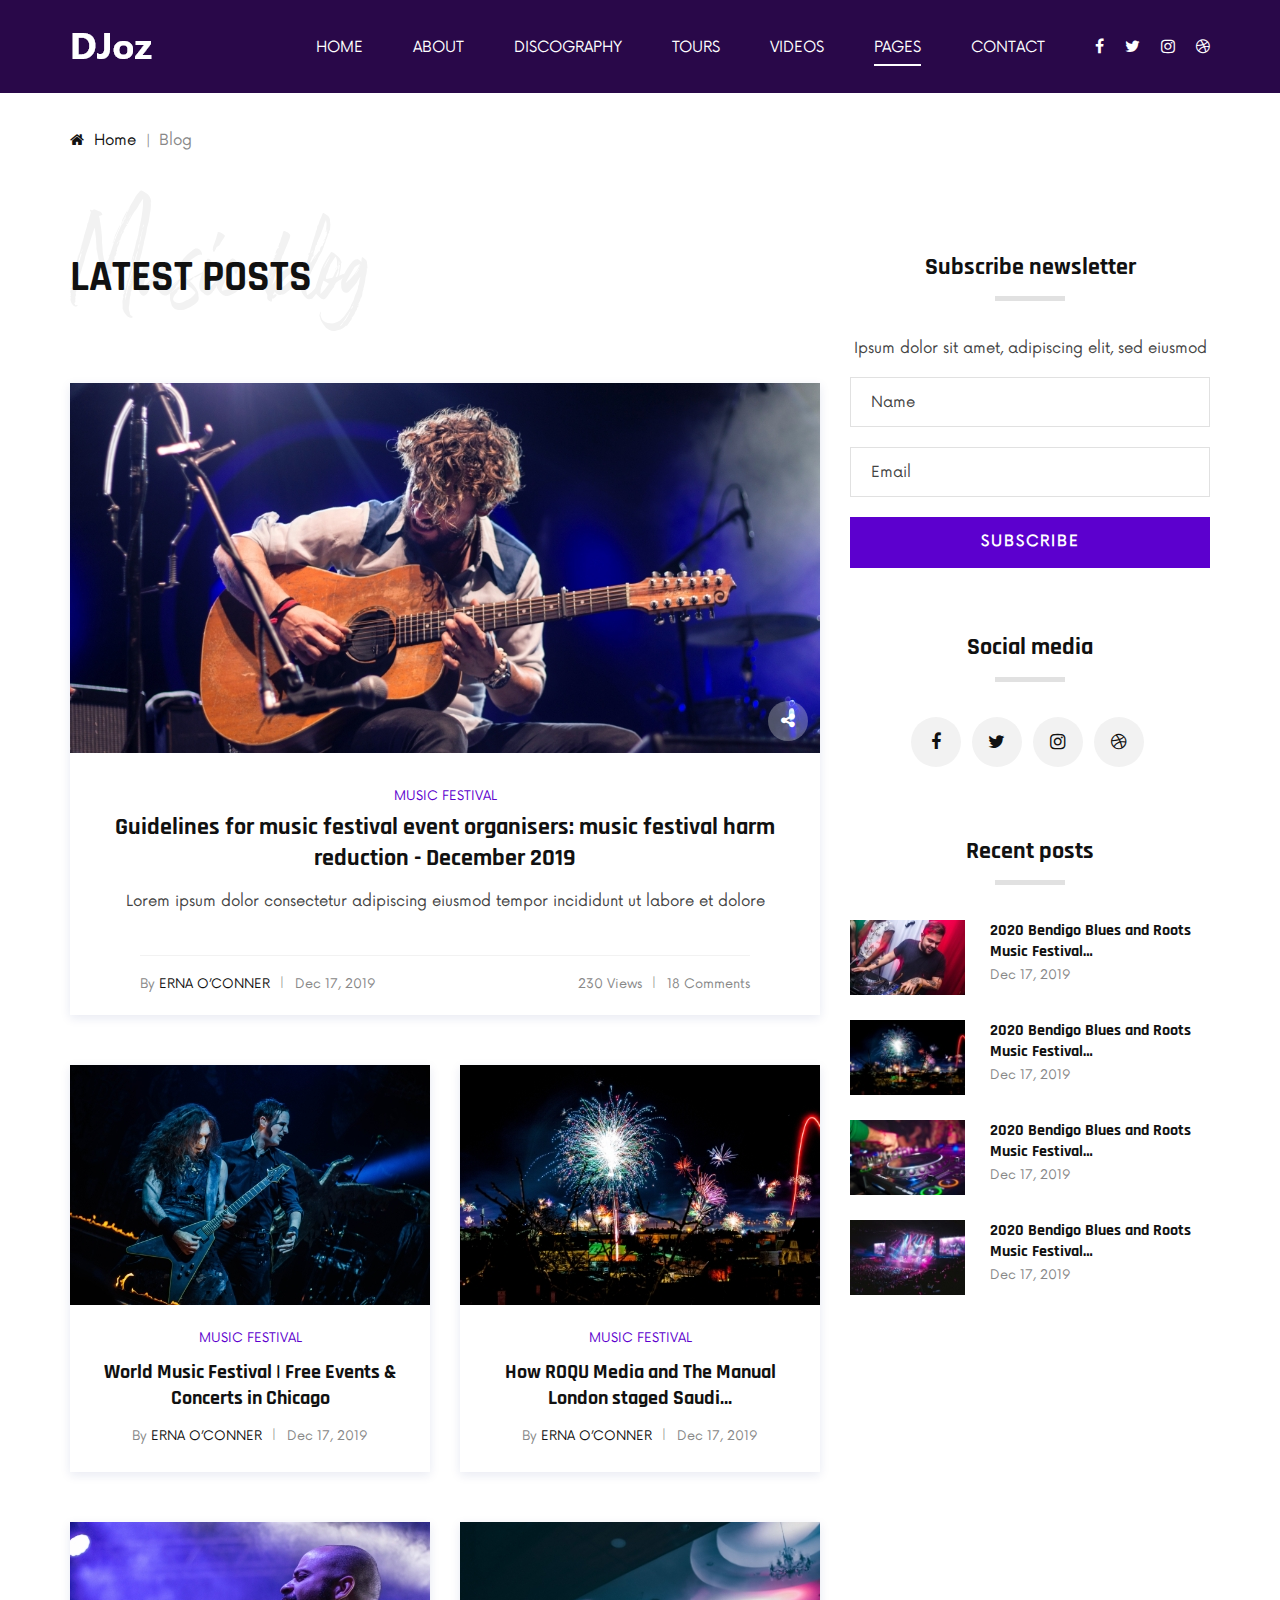
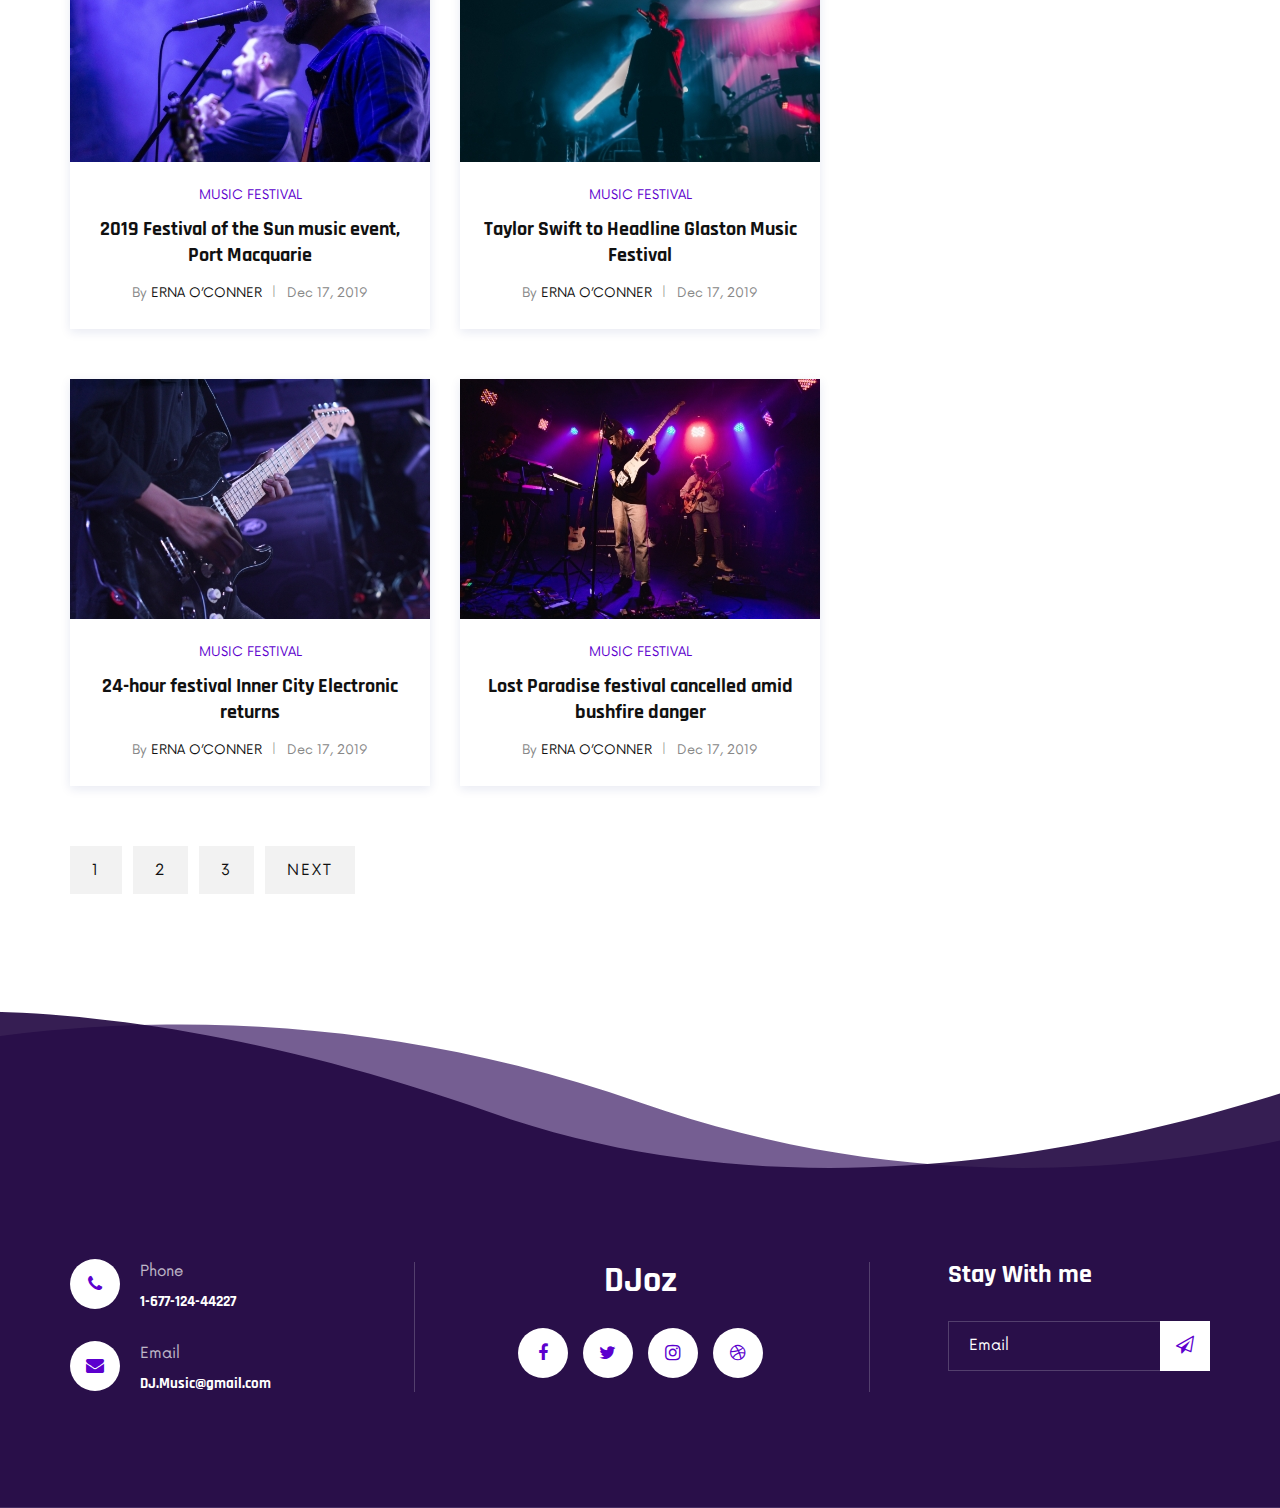
<file: blog.html>
<!DOCTYPE html>
<html lang="zxx">

<head>
    <meta charset="UTF-8">
    <meta name="description" content="DJoz Template">
    <meta name="keywords" content="DJoz, unica, creative, html">
    <meta name="viewport" content="width=device-width, initial-scale=1.0">
    <meta http-equiv="X-UA-Compatible" content="ie=edge">
    <title>DJoz | Template</title>

    <!-- Google Font -->
    <link href="https://fonts.googleapis.com/css2?family=Rajdhani:wght@400;500;600;700&display=swap" rel="stylesheet">

    <!-- Css Styles -->
    <link rel="stylesheet" href="css/bootstrap.min.css" type="text/css">
    <link rel="stylesheet" href="css/font-awesome.min.css" type="text/css">
    <link rel="stylesheet" href="css/barfiller.css" type="text/css">
    <link rel="stylesheet" href="css/nowfont.css" type="text/css">
    <link rel="stylesheet" href="css/rockville.css" type="text/css">
    <link rel="stylesheet" href="css/magnific-popup.css" type="text/css">
    <link rel="stylesheet" href="css/owl.carousel.min.css" type="text/css">
    <link rel="stylesheet" href="css/slicknav.min.css" type="text/css">
    <link rel="stylesheet" href="css/style.css" type="text/css">
</head>

<body>
    <!-- Page Preloder -->
    <div id="preloder">
        <div class="loader"></div>
    </div>

    <!-- Header Section Begin -->
    <header class="header header--normal">
        <div class="container">
            <div class="row">
                <div class="col-lg-2 col-md-2">
                    <div class="header__logo">
                        <a href="./index.html"><img src="img/logo.png" alt=""></a>
                    </div>
                </div>
                <div class="col-lg-10 col-md-10">
                    <div class="header__nav">
                        <nav class="header__menu mobile-menu">
                            <ul>
                                <li><a href="./index.html">Home</a></li>
                                <li><a href="./about.html">About</a></li>
                                <li><a href="./discography.html">Discography</a></li>
                                <li><a href="./tours.html">Tours</a></li>
                                <li><a href="./videos.html">Videos</a></li>
                                <li class="active"><a href="#">Pages</a>
                                    <ul class="dropdown">
                                        <li><a href="./about.html">About</a></li>
                                        <li><a href="./blog.html">Blog</a></li>
                                        <li><a href="./blog-details.html">Blog Details</a></li>
                                    </ul>
                                </li>
                                <li><a href="./contact.html">Contact</a></li>
                            </ul>
                        </nav>
                        <div class="header__right__social">
                            <a href="#"><i class="fa fa-facebook"></i></a>
                            <a href="#"><i class="fa fa-twitter"></i></a>
                            <a href="#"><i class="fa fa-instagram"></i></a>
                            <a href="#"><i class="fa fa-dribbble"></i></a>
                        </div>
                    </div>
                </div>
            </div>
            <div id="mobile-menu-wrap"></div>
        </div>
    </header>
    <!-- Header Section End -->

    <!-- Breadcrumb Begin -->
    <div class="breadcrumb-option">
        <div class="container">
            <div class="row">
                <div class="col-lg-12">
                    <div class="breadcrumb__links">
                        <a href="#"><i class="fa fa-home"></i> Home</a>
                        <span>Blog</span>
                    </div>
                </div>
            </div>
        </div>
    </div>
    <!-- Breadcrumb End -->

    <!-- Blog Section Begin -->
    <section class="blog spad">
        <div class="container">
            <div class="row">
                <div class="col-lg-8">
                    <div class="section-title">
                        <h2>Latest posts</h2>
                        <h1>Music blog</h1>
                    </div>
                    <div class="blog__large">
                        <div class="blog__large__pic set-bg" data-setbg="img/blog/large-item.jpg">
                            <a href="#"><i class="fa fa-share-alt"></i></a>
                        </div>
                        <div class="blog__large__text">
                            <span>Music festival</span>
                            <h4>Guidelines for music festival event organisers: music festival harm reduction - December
                                2019</h4>
                            <p>Lorem ipsum dolor consectetur adipiscing eiusmod tempor incididunt ut labore et dolore
                            </p>
                            <div class="blog__large__widget">
                                <div class="row">
                                    <div class="col-lg-6 col-md-6">
                                        <ul>
                                            <li>By <span>Erna O’Conner</span></li>
                                            <li>Dec 17, 2019</li>
                                        </ul>
                                    </div>
                                    <div class="col-lg-6 col-md-6">
                                        <ul class="right__widget">
                                            <li>230 Views</li>
                                            <li>18 Comments</li>
                                        </ul>
                                    </div>
                                </div>
                            </div>
                        </div>
                    </div>
                    <div class="row">
                        <div class="col-lg-6 col-md-6 col-sm-6">
                            <div class="blog__item">
                                <div class="blog__item__pic">
                                    <img src="img/blog/blog-1.jpg" alt="">
                                </div>
                                <div class="blog__item__text">
                                    <span>Music festival</span>
                                    <h5>World Music Festival | Free Events & Concerts in Chicago</h5>
                                    <ul>
                                        <li>By <span>Erna O’Conner</span></li>
                                        <li>Dec 17, 2019</li>
                                    </ul>
                                </div>
                            </div>
                        </div>
                        <div class="col-lg-6 col-md-6 col-sm-6">
                            <div class="blog__item">
                                <div class="blog__item__pic">
                                    <img src="img/blog/blog-2.jpg" alt="">
                                </div>
                                <div class="blog__item__text">
                                    <span>Music festival</span>
                                    <h5>How ROQU Media and The Manual London staged Saudi…</h5>
                                    <ul>
                                        <li>By <span>Erna O’Conner</span></li>
                                        <li>Dec 17, 2019</li>
                                    </ul>
                                </div>
                            </div>
                        </div>
                        <div class="col-lg-6 col-md-6 col-sm-6">
                            <div class="blog__item">
                                <div class="blog__item__pic">
                                    <img src="img/blog/blog-3.jpg" alt="">
                                </div>
                                <div class="blog__item__text">
                                    <span>Music festival</span>
                                    <h5>2019 Festival of the Sun music event, Port Macquarie</h5>
                                    <ul>
                                        <li>By <span>Erna O’Conner</span></li>
                                        <li>Dec 17, 2019</li>
                                    </ul>
                                </div>
                            </div>
                        </div>
                        <div class="col-lg-6 col-md-6 col-sm-6">
                            <div class="blog__item">
                                <div class="blog__item__pic">
                                    <img src="img/blog/blog-4.jpg" alt="">
                                </div>
                                <div class="blog__item__text">
                                    <span>Music festival</span>
                                    <h5>Taylor Swift to Headline Glaston Music Festival</h5>
                                    <ul>
                                        <li>By <span>Erna O’Conner</span></li>
                                        <li>Dec 17, 2019</li>
                                    </ul>
                                </div>
                            </div>
                        </div>
                        <div class="col-lg-6 col-md-6 col-sm-6">
                            <div class="blog__item">
                                <div class="blog__item__pic">
                                    <img src="img/blog/blog-5.jpg" alt="">
                                </div>
                                <div class="blog__item__text">
                                    <span>Music festival</span>
                                    <h5>24-hour festival Inner City Electronic returns</h5>
                                    <ul>
                                        <li>By <span>Erna O’Conner</span></li>
                                        <li>Dec 17, 2019</li>
                                    </ul>
                                </div>
                            </div>
                        </div>
                        <div class="col-lg-6 col-md-6 col-sm-6">
                            <div class="blog__item">
                                <div class="blog__item__pic">
                                    <img src="img/blog/blog-6.jpg" alt="">
                                </div>
                                <div class="blog__item__text">
                                    <span>Music festival</span>
                                    <h5>Lost Paradise festival cancelled amid bushfire danger</h5>
                                    <ul>
                                        <li>By <span>Erna O’Conner</span></li>
                                        <li>Dec 17, 2019</li>
                                    </ul>
                                </div>
                            </div>
                        </div>
                        <div class="col-lg-12">
                            <div class="pagination__links blog__pagination">
                                <a href="#">1</a>
                                <a href="#">2</a>
                                <a href="#">3</a>
                                <a href="#">Next</a>
                            </div>
                        </div>
                    </div>
                </div>
                <div class="col-lg-4">
                    <div class="blog__sidebar">
                        <div class="blog__sidebar__item">
                            <div class="blog__sidebar__title">
                                <h4>Subscribe newsletter</h4>
                            </div>
                            <p>Ipsum dolor sit amet, adipiscing elit, sed eiusmod </p>
                            <form action="#">
                                <input type="text" placeholder="Name">
                                <input type="text" placeholder="Email">
                                <button type="submit" class="site-btn">Subscribe</button>
                            </form>
                        </div>
                        <div class="blog__sidebar__item">
                            <div class="blog__sidebar__title">
                                <h4>Social media</h4>
                            </div>
                            <div class="blog__sidebar__social">
                                <a href="#"><i class="fa fa-facebook"></i></a>
                                <a href="#"><i class="fa fa-twitter"></i></a>
                                <a href="#"><i class="fa fa-instagram"></i></a>
                                <a href="#"><i class="fa fa-dribbble"></i></a>
                            </div>
                        </div>
                        <div class="blog__sidebar__item">
                            <div class="blog__sidebar__title">
                                <h4>Recent posts</h4>
                            </div>
                            <a href="#" class="recent__item">
                                <div class="recent__item__pic">
                                    <img src="img/blog/br-1.jpg" alt="">
                                </div>
                                <div class="recent__item__text">
                                    <h6>2020 Bendigo Blues and Roots Music Festival…</h6>
                                    <span>Dec 17, 2019</span>
                                </div>
                            </a>
                            <a href="#" class="recent__item">
                                <div class="recent__item__pic">
                                    <img src="img/blog/br-2.jpg" alt="">
                                </div>
                                <div class="recent__item__text">
                                    <h6>2020 Bendigo Blues and Roots Music Festival…</h6>
                                    <span>Dec 17, 2019</span>
                                </div>
                            </a>
                            <a href="#" class="recent__item">
                                <div class="recent__item__pic">
                                    <img src="img/blog/br-3.jpg" alt="">
                                </div>
                                <div class="recent__item__text">
                                    <h6>2020 Bendigo Blues and Roots Music Festival…</h6>
                                    <span>Dec 17, 2019</span>
                                </div>
                            </a>
                            <a href="#" class="recent__item">
                                <div class="recent__item__pic">
                                    <img src="img/blog/br-4.jpg" alt="">
                                </div>
                                <div class="recent__item__text">
                                    <h6>2020 Bendigo Blues and Roots Music Festival…</h6>
                                    <span>Dec 17, 2019</span>
                                </div>
                            </a>
                        </div>
                    </div>
                </div>
            </div>
        </div>
    </section>
    <!-- Blog Section End -->

    <!-- Footer Section Begin -->
    <footer class="footer footer--normal spad set-bg" data-setbg="img/footer-bg.png">
        <div class="container">
            <div class="row">
                <div class="col-lg-3 col-md-6">
                    <div class="footer__address">
                        <ul>
                            <li>
                                <i class="fa fa-phone"></i>
                                <p>Phone</p>
                                <h6>1-677-124-44227</h6>
                            </li>
                            <li>
                                <i class="fa fa-envelope"></i>
                                <p>Email</p>
                                <h6>DJ.Music@gmail.com</h6>
                            </li>
                        </ul>
                    </div>
                </div>
                <div class="col-lg-4 offset-lg-1 col-md-6">
                    <div class="footer__social">
                        <h2>DJoz</h2>
                        <div class="footer__social__links">
                            <a href="#"><i class="fa fa-facebook"></i></a>
                            <a href="#"><i class="fa fa-twitter"></i></a>
                            <a href="#"><i class="fa fa-instagram"></i></a>
                            <a href="#"><i class="fa fa-dribbble"></i></a>
                        </div>
                    </div>
                </div>
                <div class="col-lg-3 offset-lg-1 col-md-6">
                    <div class="footer__newslatter">
                        <h4>Stay With me</h4>
                        <form action="#">
                            <input type="text" placeholder="Email">
                            <button type="submit"><i class="fa fa-send-o"></i></button>
                        </form>
                    </div>
                </div>
            </div>
        </div>
    </footer>
    <!-- Footer Section End -->

    <!-- Js Plugins -->
    <script src="js/jquery-3.3.1.min.js"></script>
    <script src="js/bootstrap.min.js"></script>
    <script src="js/jquery.magnific-popup.min.js"></script>
    <script src="js/jquery.nicescroll.min.js"></script>
    <script src="js/jquery.barfiller.js"></script>
    <script src="js/jquery.countdown.min.js"></script>
    <script src="js/jquery.slicknav.js"></script>
    <script src="js/owl.carousel.min.js"></script>
    <script src="js/main.js"></script>

    <!-- Music Plugin -->
    <script src="js/jquery.jplayer.min.js"></script>
    <script src="js/jplayerInit.js"></script>
</body>

</html>
</file>
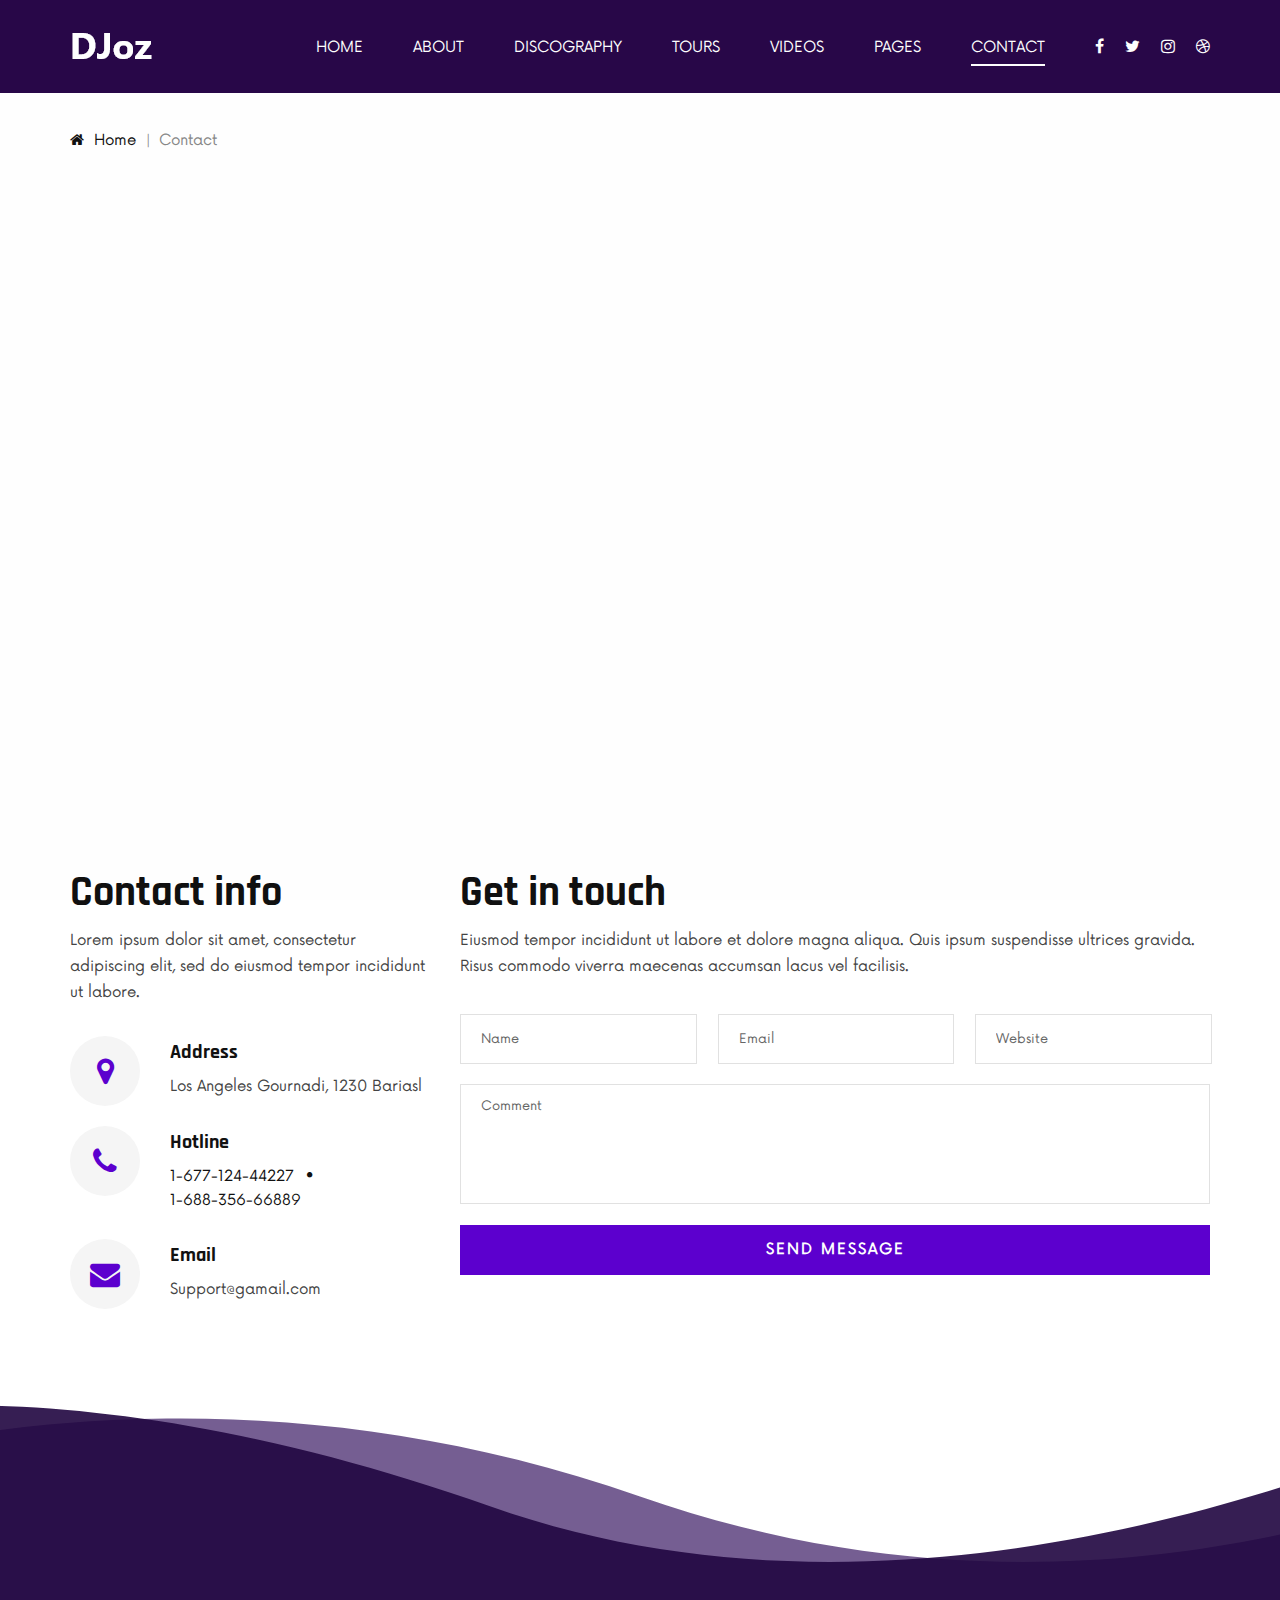
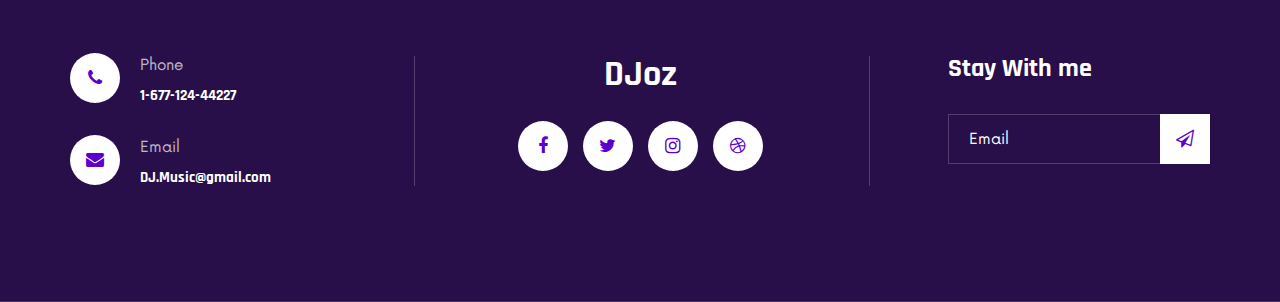
<file: contact.html>
<!DOCTYPE html>
<html lang="zxx">

<head>
    <meta charset="UTF-8">
    <meta name="description" content="DJoz Template">
    <meta name="keywords" content="DJoz, unica, creative, html">
    <meta name="viewport" content="width=device-width, initial-scale=1.0">
    <meta http-equiv="X-UA-Compatible" content="ie=edge">
    <title>DJoz | Template</title>

    <!-- Google Font -->
    <link href="https://fonts.googleapis.com/css2?family=Rajdhani:wght@400;500;600;700&display=swap" rel="stylesheet">

    <!-- Css Styles -->
    <link rel="stylesheet" href="css/bootstrap.min.css" type="text/css">
    <link rel="stylesheet" href="css/font-awesome.min.css" type="text/css">
    <link rel="stylesheet" href="css/barfiller.css" type="text/css">
    <link rel="stylesheet" href="css/nowfont.css" type="text/css">
    <link rel="stylesheet" href="css/rockville.css" type="text/css">
    <link rel="stylesheet" href="css/magnific-popup.css" type="text/css">
    <link rel="stylesheet" href="css/owl.carousel.min.css" type="text/css">
    <link rel="stylesheet" href="css/slicknav.min.css" type="text/css">
    <link rel="stylesheet" href="css/style.css" type="text/css">
</head>

<body>
    <!-- Page Preloder -->
    <div id="preloder">
        <div class="loader"></div>
    </div>

    <!-- Header Section Begin -->
    <header class="header header--normal">
        <div class="container">
            <div class="row">
                <div class="col-lg-2 col-md-2">
                    <div class="header__logo">
                        <a href="./index.html"><img src="img/logo.png" alt=""></a>
                    </div>
                </div>
                <div class="col-lg-10 col-md-10">
                    <div class="header__nav">
                        <nav class="header__menu mobile-menu">
                            <ul>
                                <li><a href="./index.html">Home</a></li>
                                <li><a href="./about.html">About</a></li>
                                <li><a href="./discography.html">Discography</a></li>
                                <li><a href="./tours.html">Tours</a></li>
                                <li><a href="./videos.html">Videos</a></li>
                                <li><a href="#">Pages</a>
                                    <ul class="dropdown">
                                        <li><a href="./about.html">About</a></li>
                                        <li><a href="./blog.html">Blog</a></li>
                                        <li><a href="./blog-details.html">Blog Details</a></li>
                                    </ul>
                                </li>
                                <li class="active"><a href="./contact.html">Contact</a></li>
                            </ul>
                        </nav>
                        <div class="header__right__social">
                            <a href="#"><i class="fa fa-facebook"></i></a>
                            <a href="#"><i class="fa fa-twitter"></i></a>
                            <a href="#"><i class="fa fa-instagram"></i></a>
                            <a href="#"><i class="fa fa-dribbble"></i></a>
                        </div>
                    </div>
                </div>
            </div>
            <div id="mobile-menu-wrap"></div>
        </div>
    </header>
    <!-- Header Section End -->

    <!-- Breadcrumb Begin -->
    <div class="breadcrumb-option">
        <div class="container">
            <div class="row">
                <div class="col-lg-12">
                    <div class="breadcrumb__links">
                        <a href="#"><i class="fa fa-home"></i> Home</a>
                        <span>Contact</span>
                    </div>
                </div>
            </div>
        </div>
    </div>
    <!-- Breadcrumb End -->

    <!-- Map Begin -->
    <div class="map">
        <div class="container">
            <iframe
                src="https://www.google.com/maps/embed?pb=!1m18!1m12!1m3!1d2942.5524090066037!2d-71.10245469994108!3d42.47980730490846!2m3!1f0!2f0!3f0!3m2!1i1024!2i768!4f13.1!3m3!1m2!1s0x89e3748250c43a43%3A0xe1b9879a5e9b6657!2sWinter%20Street%20Public%20Parking%20Lot!5e0!3m2!1sen!2sbd!4v1577299251173!5m2!1sen!2sbd"
                height="585" style="border:0;" allowfullscreen=""></iframe>
        </div>
    </div>
    <!-- Map End -->

    <!-- Contact Section Begin -->
    <section class="contact spad">
        <div class="container">
            <div class="row">
                <div class="col-lg-4">
                    <div class="contact__address">
                        <div class="section-title">
                            <h2>Contact info</h2>
                        </div>
                        <p>Lorem ipsum dolor sit amet, consectetur adipiscing elit, sed do eiusmod tempor incididunt ut
                            labore.</p>
                        <ul>
                            <li>
                                <i class="fa fa-map-marker"></i>
                                <h5>Address</h5>
                                <p>Los Angeles Gournadi, 1230 Bariasl</p>
                            </li>
                            <li>
                                <i class="fa fa-phone"></i>
                                <h5>Hotline</h5>
                                <span>1-677-124-44227</span>
                                <span>1-688-356-66889</span>
                            </li>
                            <li>
                                <i class="fa fa-envelope"></i>
                                <h5>Email</h5>
                                <p>Support@gamail.com</p>
                            </li>
                        </ul>
                    </div>
                </div>
                <div class="col-lg-8">
                    <div class="contact__form">
                        <div class="section-title">
                            <h2>Get in touch</h2>
                        </div>
                        <p>Eiusmod tempor incididunt ut labore et dolore magna aliqua. Quis ipsum suspendisse ultrices
                            gravida. Risus commodo viverra maecenas accumsan lacus vel facilisis. </p>
                        <form action="#">
                            <div class="input__list">
                                <input type="text" placeholder="Name">
                                <input type="text" placeholder="Email">
                                <input type="text" placeholder="Website">
                            </div>
                            <textarea placeholder="Comment"></textarea>
                            <button type="submit" class="site-btn">SEND MESSAGE</button>
                        </form>
                    </div>
                </div>
            </div>
        </div>
    </section>
    <!-- Contact Section End -->

    <!-- Footer Section Begin -->
    <footer class="footer footer--normal spad set-bg" data-setbg="img/footer-bg.png">
        <div class="container">
            <div class="row">
                <div class="col-lg-3 col-md-6">
                    <div class="footer__address">
                        <ul>
                            <li>
                                <i class="fa fa-phone"></i>
                                <p>Phone</p>
                                <h6>1-677-124-44227</h6>
                            </li>
                            <li>
                                <i class="fa fa-envelope"></i>
                                <p>Email</p>
                                <h6>DJ.Music@gmail.com</h6>
                            </li>
                        </ul>
                    </div>
                </div>
                <div class="col-lg-4 offset-lg-1 col-md-6">
                    <div class="footer__social">
                        <h2>DJoz</h2>
                        <div class="footer__social__links">
                            <a href="#"><i class="fa fa-facebook"></i></a>
                            <a href="#"><i class="fa fa-twitter"></i></a>
                            <a href="#"><i class="fa fa-instagram"></i></a>
                            <a href="#"><i class="fa fa-dribbble"></i></a>
                        </div>
                    </div>
                </div>
                <div class="col-lg-3 offset-lg-1 col-md-6">
                    <div class="footer__newslatter">
                        <h4>Stay With me</h4>
                        <form action="#">
                            <input type="text" placeholder="Email">
                            <button type="submit"><i class="fa fa-send-o"></i></button>
                        </form>
                    </div>
                </div>
            </div>
        </div>
    </footer>
    <!-- Footer Section End -->

    <!-- Js Plugins -->
    <script src="js/jquery-3.3.1.min.js"></script>
    <script src="js/bootstrap.min.js"></script>
    <script src="js/jquery.magnific-popup.min.js"></script>
    <script src="js/jquery.nicescroll.min.js"></script>
    <script src="js/jquery.barfiller.js"></script>
    <script src="js/jquery.countdown.min.js"></script>
    <script src="js/jquery.slicknav.js"></script>
    <script src="js/owl.carousel.min.js"></script>
    <script src="js/main.js"></script>

    <!-- Music Plugin -->
    <script src="js/jquery.jplayer.min.js"></script>
    <script src="js/jplayerInit.js"></script>
</body>

</html>
</file>
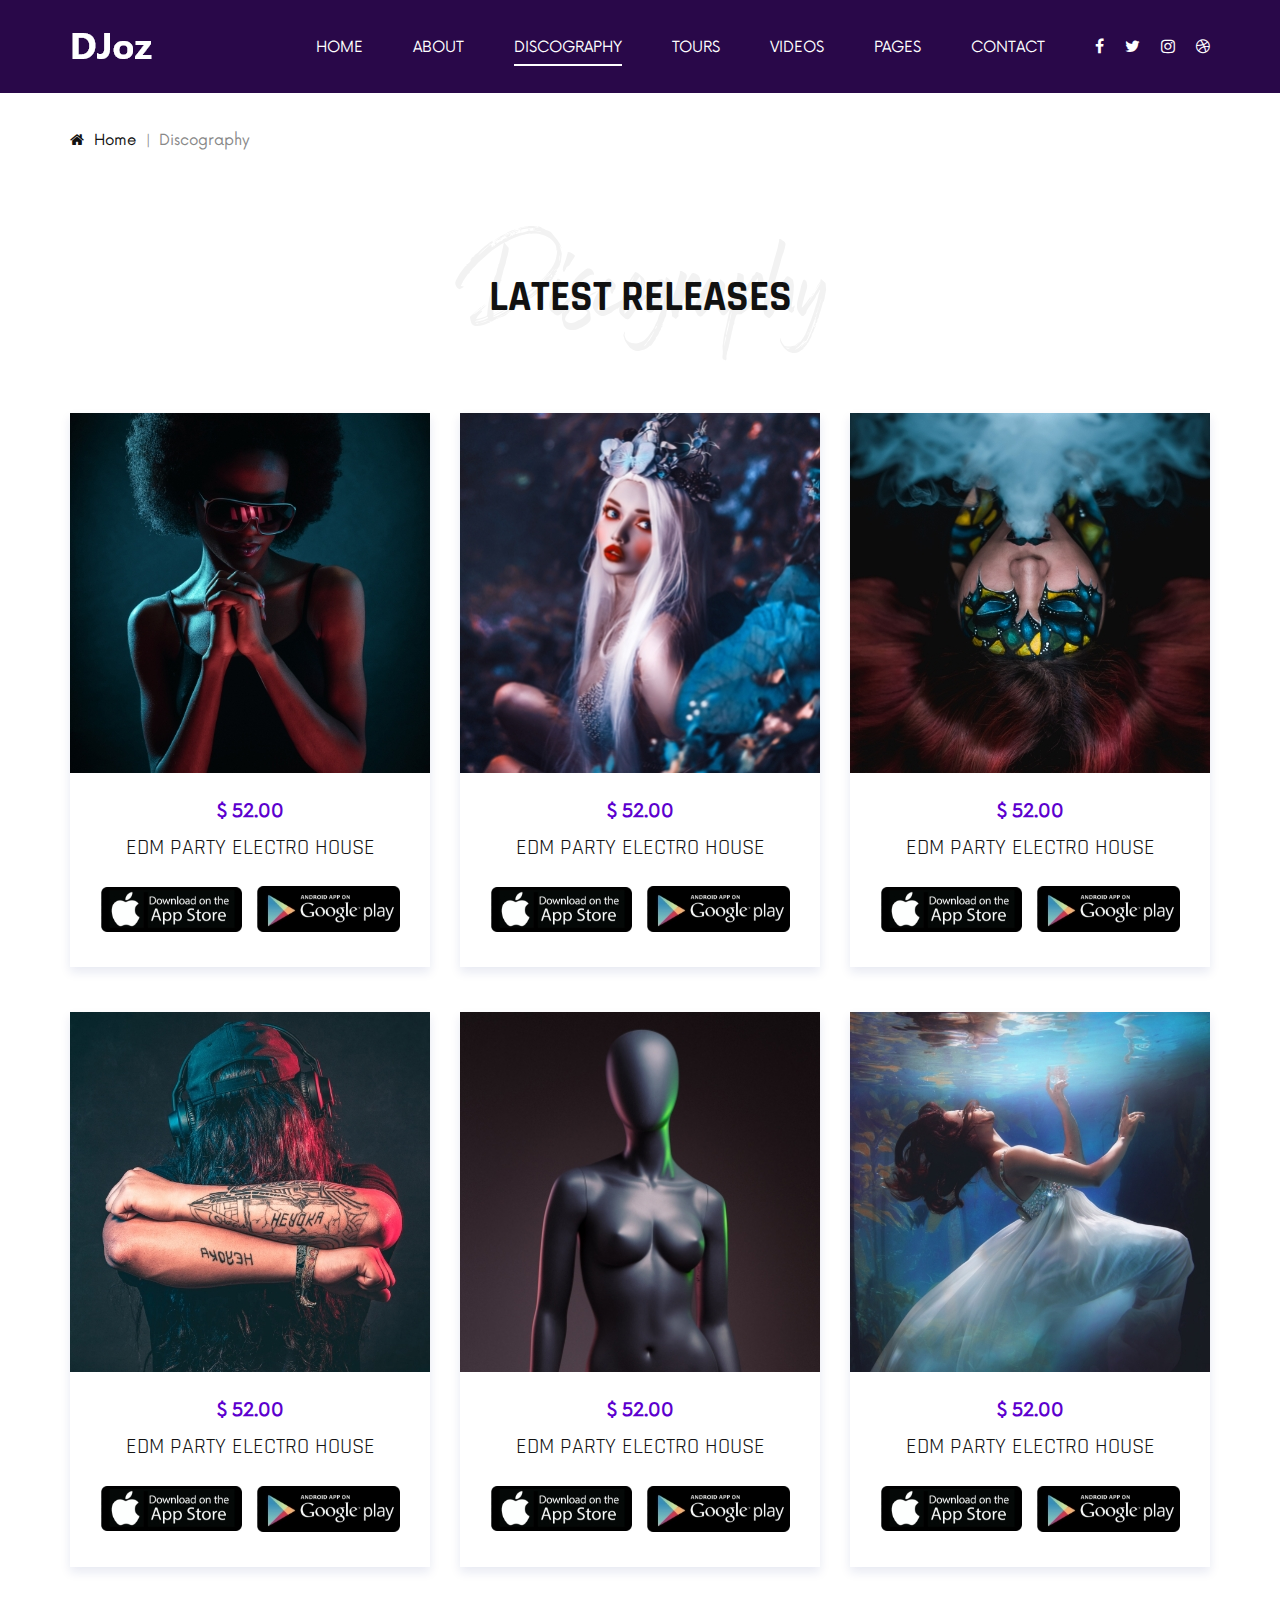
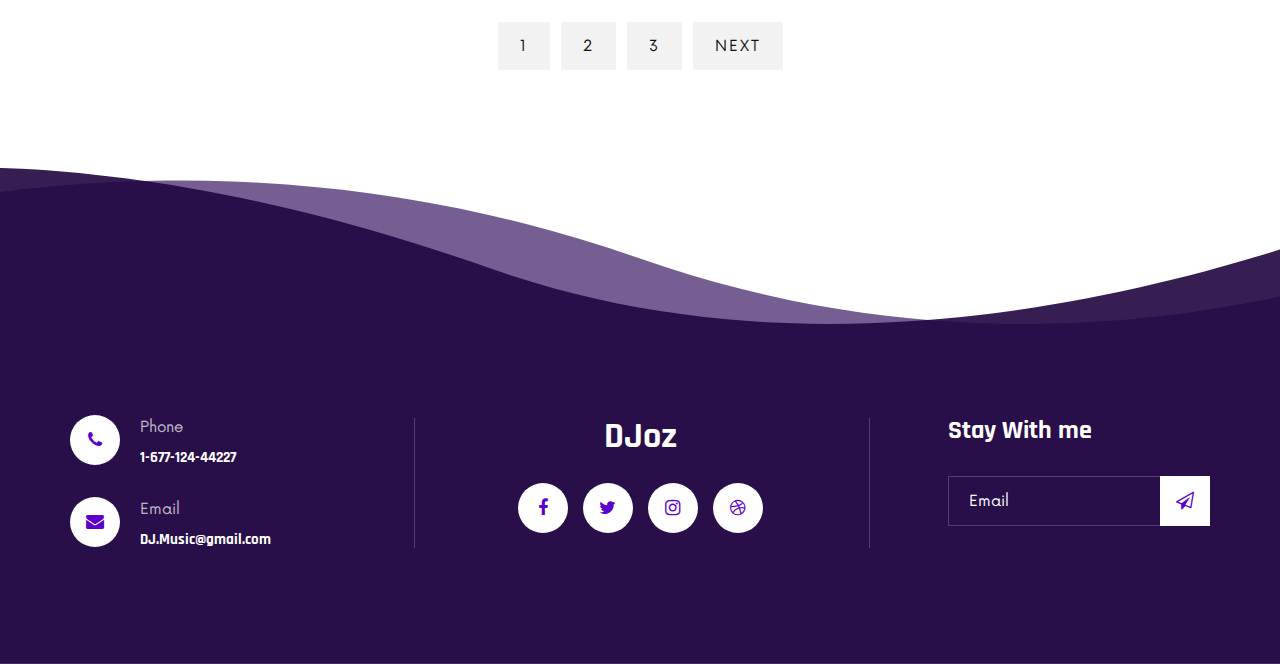
<file: discography.html>
<!DOCTYPE html>
<html lang="zxx">

<head>
    <meta charset="UTF-8">
    <meta name="description" content="DJoz Template">
    <meta name="keywords" content="DJoz, unica, creative, html">
    <meta name="viewport" content="width=device-width, initial-scale=1.0">
    <meta http-equiv="X-UA-Compatible" content="ie=edge">
    <title>DJoz | Template</title>

    <!-- Google Font -->
    <link href="https://fonts.googleapis.com/css2?family=Rajdhani:wght@400;500;600;700&display=swap" rel="stylesheet">

    <!-- Css Styles -->
    <link rel="stylesheet" href="css/bootstrap.min.css" type="text/css">
    <link rel="stylesheet" href="css/font-awesome.min.css" type="text/css">
    <link rel="stylesheet" href="css/barfiller.css" type="text/css">
    <link rel="stylesheet" href="css/nowfont.css" type="text/css">
    <link rel="stylesheet" href="css/rockville.css" type="text/css">
    <link rel="stylesheet" href="css/magnific-popup.css" type="text/css">
    <link rel="stylesheet" href="css/owl.carousel.min.css" type="text/css">
    <link rel="stylesheet" href="css/slicknav.min.css" type="text/css">
    <link rel="stylesheet" href="css/style.css" type="text/css">
</head>

<body>
    <!-- Page Preloder -->
    <div id="preloder">
        <div class="loader"></div>
    </div>

    <!-- Header Section Begin -->
    <header class="header header--normal">
        <div class="container">
            <div class="row">
                <div class="col-lg-2 col-md-2">
                    <div class="header__logo">
                        <a href="./index.html"><img src="img/logo.png" alt=""></a>
                    </div>
                </div>
                <div class="col-lg-10 col-md-10">
                    <div class="header__nav">
                        <nav class="header__menu mobile-menu">
                            <ul>
                                <li><a href="./index.html">Home</a></li>
                                <li><a href="./about.html">About</a></li>
                                <li class="active"><a href="./discography.html">Discography</a></li>
                                <li><a href="./tours.html">Tours</a></li>
                                <li><a href="./videos.html">Videos</a></li>
                                <li><a href="#">Pages</a>
                                    <ul class="dropdown">
                                        <li><a href="./about.html">About</a></li>
                                        <li><a href="./blog.html">Blog</a></li>
                                        <li><a href="./blog-details.html">Blog Details</a></li>
                                    </ul>
                                </li>
                                <li><a href="./contact.html">Contact</a></li>
                            </ul>
                        </nav>
                        <div class="header__right__social">
                            <a href="#"><i class="fa fa-facebook"></i></a>
                            <a href="#"><i class="fa fa-twitter"></i></a>
                            <a href="#"><i class="fa fa-instagram"></i></a>
                            <a href="#"><i class="fa fa-dribbble"></i></a>
                        </div>
                    </div>
                </div>
            </div>
            <div id="mobile-menu-wrap"></div>
        </div>
    </header>
    <!-- Header Section End -->

    <!-- Breadcrumb Begin -->
    <div class="breadcrumb-option">
        <div class="container">
            <div class="row">
                <div class="col-lg-12">
                    <div class="breadcrumb__links">
                        <a href="#"><i class="fa fa-home"></i> Home</a>
                        <span>Discography</span>
                    </div>
                </div>
            </div>
        </div>
    </div>
    <!-- Breadcrumb End -->

    <!-- Discography Section Begin -->
    <section class="discography spad">
        <div class="container">
            <div class="row">
                <div class="col-lg-12">
                    <div class="section-title center-title">
                        <h2>Latest Releases</h2>
                        <h1>Discography</h1>
                    </div>
                </div>
            </div>
            <div class="row">
                <div class="col-lg-4 col-md-6 col-sm-6">
                    <div class="discography__item">
                        <div class="discography__item__pic">
                            <img src="img/discography/disco-1.jpg" alt="">
                        </div>
                        <div class="discography__item__text">
                            <span>$ 52.00</span>
                            <h4>EDM Party Electro House</h4>
                            <a href="#"><img src="img/discography/link-1.jpg" alt=""></a>
                            <a href="#"><img src="img/discography/link-2.jpg" alt=""></a>
                        </div>
                    </div>
                </div>
                <div class="col-lg-4 col-md-6 col-sm-6">
                    <div class="discography__item">
                        <div class="discography__item__pic">
                            <img src="img/discography/disco-2.jpg" alt="">
                        </div>
                        <div class="discography__item__text">
                            <span>$ 52.00</span>
                            <h4>EDM Party Electro House</h4>
                            <a href="#"><img src="img/discography/link-1.jpg" alt=""></a>
                            <a href="#"><img src="img/discography/link-2.jpg" alt=""></a>
                        </div>
                    </div>
                </div>
                <div class="col-lg-4 col-md-6 col-sm-6">
                    <div class="discography__item">
                        <div class="discography__item__pic">
                            <img src="img/discography/disco-3.jpg" alt="">
                        </div>
                        <div class="discography__item__text">
                            <span>$ 52.00</span>
                            <h4>EDM Party Electro House</h4>
                            <a href="#"><img src="img/discography/link-1.jpg" alt=""></a>
                            <a href="#"><img src="img/discography/link-2.jpg" alt=""></a>
                        </div>
                    </div>
                </div>
                <div class="col-lg-4 col-md-6 col-sm-6">
                    <div class="discography__item">
                        <div class="discography__item__pic">
                            <img src="img/discography/disco-4.jpg" alt="">
                        </div>
                        <div class="discography__item__text">
                            <span>$ 52.00</span>
                            <h4>EDM Party Electro House</h4>
                            <a href="#"><img src="img/discography/link-1.jpg" alt=""></a>
                            <a href="#"><img src="img/discography/link-2.jpg" alt=""></a>
                        </div>
                    </div>
                </div>
                <div class="col-lg-4 col-md-6 col-sm-6">
                    <div class="discography__item">
                        <div class="discography__item__pic">
                            <img src="img/discography/disco-5.jpg" alt="">
                        </div>
                        <div class="discography__item__text">
                            <span>$ 52.00</span>
                            <h4>EDM Party Electro House</h4>
                            <a href="#"><img src="img/discography/link-1.jpg" alt=""></a>
                            <a href="#"><img src="img/discography/link-2.jpg" alt=""></a>
                        </div>
                    </div>
                </div>
                <div class="col-lg-4 col-md-6 col-sm-6">
                    <div class="discography__item">
                        <div class="discography__item__pic">
                            <img src="img/discography/disco-6.jpg" alt="">
                        </div>
                        <div class="discography__item__text">
                            <span>$ 52.00</span>
                            <h4>EDM Party Electro House</h4>
                            <a href="#"><img src="img/discography/link-1.jpg" alt=""></a>
                            <a href="#"><img src="img/discography/link-2.jpg" alt=""></a>
                        </div>
                    </div>
                </div>
                <div class="col-lg-12">
                    <div class="pagination__links">
                        <a href="#">1</a>
                        <a href="#">2</a>
                        <a href="#">3</a>
                        <a href="#">Next</a>
                    </div>
                </div>
            </div>
        </div>
    </section>
    <!-- Discography Section End -->

    <!-- Footer Section Begin -->
    <footer class="footer footer--normal spad set-bg" data-setbg="img/footer-bg.png">
        <div class="container">
            <div class="row">
                <div class="col-lg-3 col-md-6">
                    <div class="footer__address">
                        <ul>
                            <li>
                                <i class="fa fa-phone"></i>
                                <p>Phone</p>
                                <h6>1-677-124-44227</h6>
                            </li>
                            <li>
                                <i class="fa fa-envelope"></i>
                                <p>Email</p>
                                <h6>DJ.Music@gmail.com</h6>
                            </li>
                        </ul>
                    </div>
                </div>
                <div class="col-lg-4 offset-lg-1 col-md-6">
                    <div class="footer__social">
                        <h2>DJoz</h2>
                        <div class="footer__social__links">
                            <a href="#"><i class="fa fa-facebook"></i></a>
                            <a href="#"><i class="fa fa-twitter"></i></a>
                            <a href="#"><i class="fa fa-instagram"></i></a>
                            <a href="#"><i class="fa fa-dribbble"></i></a>
                        </div>
                    </div>
                </div>
                <div class="col-lg-3 offset-lg-1 col-md-6">
                    <div class="footer__newslatter">
                        <h4>Stay With me</h4>
                        <form action="#">
                            <input type="text" placeholder="Email">
                            <button type="submit"><i class="fa fa-send-o"></i></button>
                        </form>
                    </div>
                </div>
            </div>
        </div>
    </footer>
    <!-- Footer Section End -->

    <!-- Js Plugins -->
    <script src="js/jquery-3.3.1.min.js"></script>
    <script src="js/bootstrap.min.js"></script>
    <script src="js/jquery.magnific-popup.min.js"></script>
    <script src="js/jquery.nicescroll.min.js"></script>
    <script src="js/jquery.barfiller.js"></script>
    <script src="js/jquery.countdown.min.js"></script>
    <script src="js/jquery.slicknav.js"></script>
    <script src="js/owl.carousel.min.js"></script>
    <script src="js/main.js"></script>

    <!-- Music Plugin -->
    <script src="js/jquery.jplayer.min.js"></script>
    <script src="js/jplayerInit.js"></script>
</body>

</html>
</file>
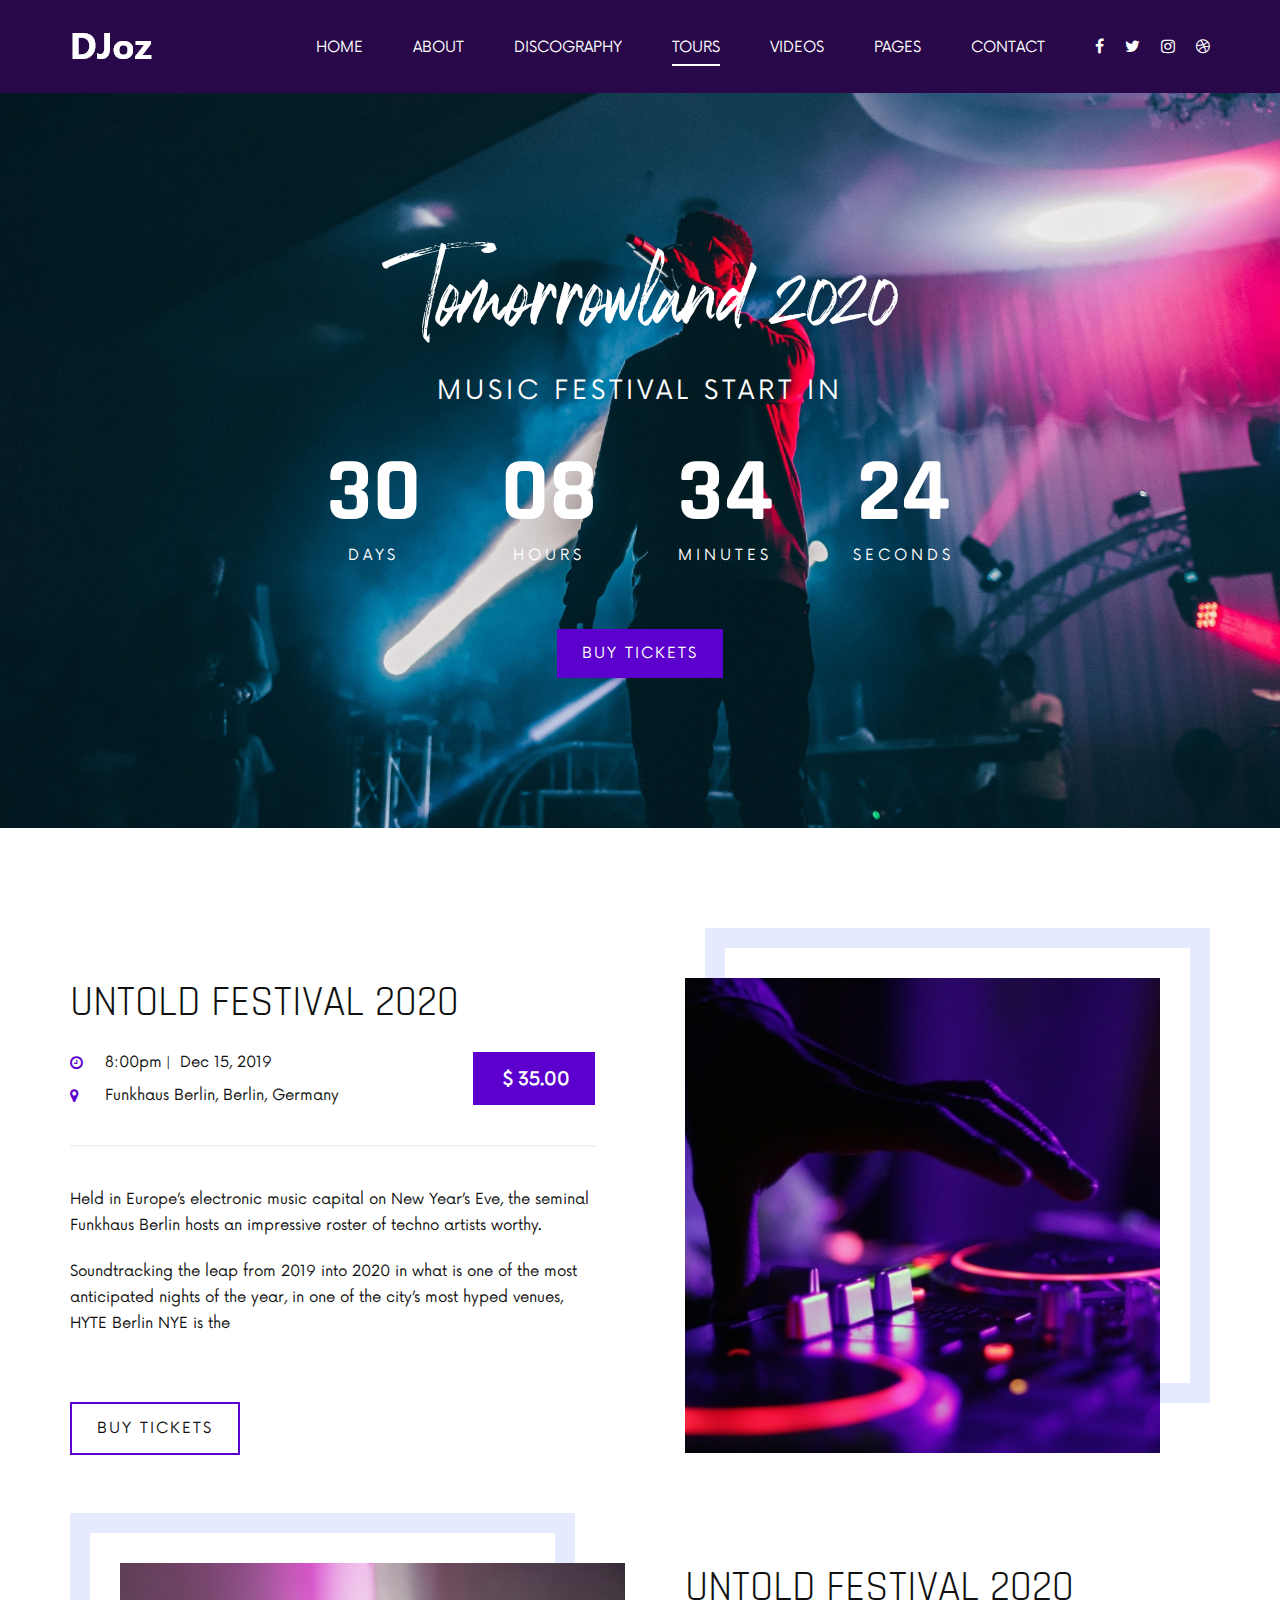
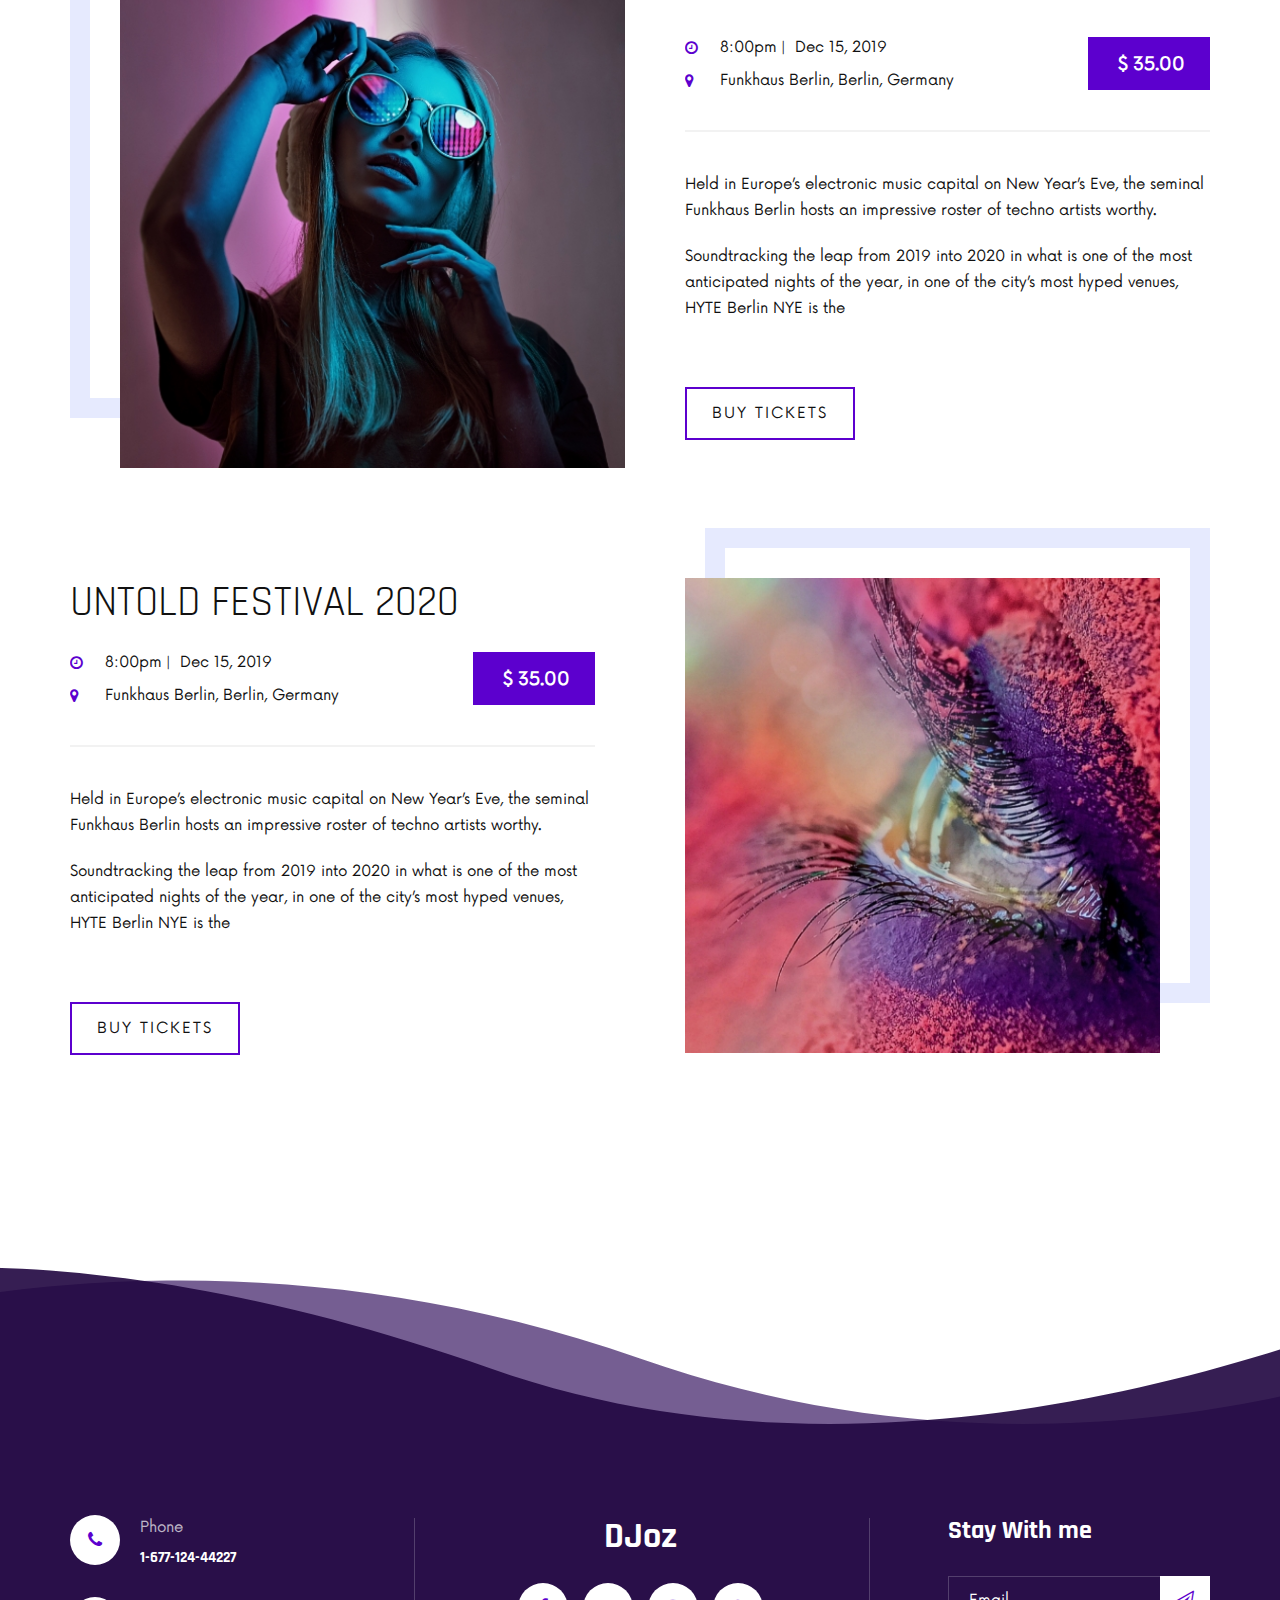
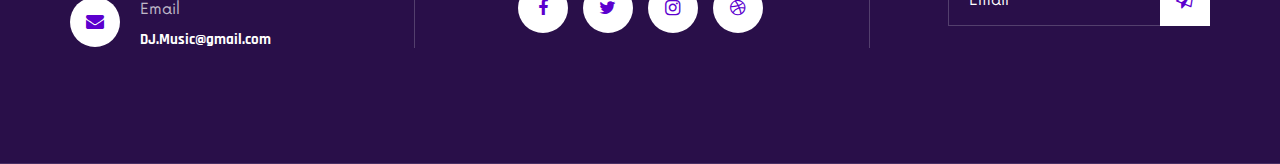
<file: tours.html>
<!DOCTYPE html>
<html lang="zxx">

<head>
    <meta charset="UTF-8">
    <meta name="description" content="DJoz Template">
    <meta name="keywords" content="DJoz, unica, creative, html">
    <meta name="viewport" content="width=device-width, initial-scale=1.0">
    <meta http-equiv="X-UA-Compatible" content="ie=edge">
    <title>DJoz | Template</title>

    <!-- Google Font -->
    <link href="https://fonts.googleapis.com/css2?family=Rajdhani:wght@400;500;600;700&display=swap" rel="stylesheet">

    <!-- Css Styles -->
    <link rel="stylesheet" href="css/bootstrap.min.css" type="text/css">
    <link rel="stylesheet" href="css/font-awesome.min.css" type="text/css">
    <link rel="stylesheet" href="css/barfiller.css" type="text/css">
    <link rel="stylesheet" href="css/nowfont.css" type="text/css">
    <link rel="stylesheet" href="css/rockville.css" type="text/css">
    <link rel="stylesheet" href="css/magnific-popup.css" type="text/css">
    <link rel="stylesheet" href="css/owl.carousel.min.css" type="text/css">
    <link rel="stylesheet" href="css/slicknav.min.css" type="text/css">
    <link rel="stylesheet" href="css/style.css" type="text/css">
</head>

<body>
    <!-- Page Preloder -->
    <div id="preloder">
        <div class="loader"></div>
    </div>

    <!-- Header Section Begin -->
    <header class="header header--normal">
        <div class="container">
            <div class="row">
                <div class="col-lg-2 col-md-2">
                    <div class="header__logo">
                        <a href="./index.html"><img src="img/logo.png" alt=""></a>
                    </div>
                </div>
                <div class="col-lg-10 col-md-10">
                    <div class="header__nav">
                        <nav class="header__menu mobile-menu">
                            <ul>
                                <li><a href="./index.html">Home</a></li>
                                <li><a href="./about.html">About</a></li>
                                <li><a href="./discography.html">Discography</a></li>
                                <li class="active"><a href="./tours.html">Tours</a></li>
                                <li><a href="./videos.html">Videos</a></li>
                                <li><a href="#">Pages</a>
                                    <ul class="dropdown">
                                        <li><a href="./about.html">About</a></li>
                                        <li><a href="./blog.html">Blog</a></li>
                                        <li><a href="./blog-details.html">Blog Details</a></li>
                                    </ul>
                                </li>
                                <li><a href="./contact.html">Contact</a></li>
                            </ul>
                        </nav>
                        <div class="header__right__social">
                            <a href="#"><i class="fa fa-facebook"></i></a>
                            <a href="#"><i class="fa fa-twitter"></i></a>
                            <a href="#"><i class="fa fa-instagram"></i></a>
                            <a href="#"><i class="fa fa-dribbble"></i></a>
                        </div>
                    </div>
                </div>
            </div>
            <div id="mobile-menu-wrap"></div>
        </div>
    </header>
    <!-- Header Section End -->

    <!-- Countdown Section Begin -->
    <section class="countdown countdown--page spad set-bg" data-setbg="img/countdown-bg.jpg">
        <div class="container">
            <div class="row">
                <div class="col-lg-12">
                    <div class="countdown__text">
                        <h1>Tomorrowland 2020</h1>
                        <h4>Music festival start in</h4>
                    </div>
                    <div class="countdown__timer" id="countdown-time">
                        <div class="countdown__item">
                            <span>20</span>
                            <p>days</p>
                        </div>
                        <div class="countdown__item">
                            <span>45</span>
                            <p>hours</p>
                        </div>
                        <div class="countdown__item">
                            <span>18</span>
                            <p>minutes</p>
                        </div>
                        <div class="countdown__item">
                            <span>09</span>
                            <p>seconds</p>
                        </div>
                    </div>
                    <div class="buy__tickets">
                        <a href="#" class="primary-btn">Buy tickets</a>
                    </div>
                </div>
            </div>
        </div>
    </section>
    <!-- Countdown Section End -->

    <!-- Tours Section Begin -->
    <section class="tours spad">
        <div class="container">
            <div class="row">
                <div class="col-lg-6 order-lg-1">
                    <div class="tours__item__text">
                        <h2>Untold Festival 2020</h2>
                        <div class="tours__text__widget">
                            <ul>
                                <li>
                                    <i class="fa fa-clock-o"></i>
                                    <span>8:00pm</span>
                                    <span>Dec 15, 2019</span>
                                </li>
                                <li>
                                    <i class="fa fa-map-marker"></i>
                                    Funkhaus Berlin, Berlin, Germany
                                </li>
                            </ul>
                            <div class="price">$ 35.00</div>
                        </div>
                        <div class="tours__text__desc">
                            <p>Held in Europe’s electronic music capital on New Year’s Eve, the seminal Funkhaus Berlin
                                hosts an impressive roster of techno artists worthy.</p>
                            <p>Soundtracking the leap from 2019 into 2020 in what is one of the most anticipated nights
                                of the year, in one of the city’s most hyped venues, HYTE Berlin NYE is the</p>
                        </div>
                        <a href="#" class="primary-btn border-btn">Buy tickets</a>
                    </div>
                </div>
                <div class="col-lg-6 order-lg-2">
                    <div class="tours__item__pic">
                        <img src="img/tours/tour-1.jpg" alt="">
                    </div>
                </div>
                <div class="col-lg-6 order-lg-4">
                    <div class="tours__item__text tours__item__text--right">
                        <h2>Untold Festival 2020</h2>
                        <div class="tours__text__widget">
                            <ul>
                                <li>
                                    <i class="fa fa-clock-o"></i>
                                    <span>8:00pm</span>
                                    <span>Dec 15, 2019</span>
                                </li>
                                <li>
                                    <i class="fa fa-map-marker"></i>
                                    Funkhaus Berlin, Berlin, Germany
                                </li>
                            </ul>
                            <div class="price">$ 35.00</div>
                        </div>
                        <div class="tours__text__desc">
                            <p>Held in Europe’s electronic music capital on New Year’s Eve, the seminal Funkhaus Berlin
                                hosts an impressive roster of techno artists worthy.</p>
                            <p>Soundtracking the leap from 2019 into 2020 in what is one of the most anticipated nights
                                of the year, in one of the city’s most hyped venues, HYTE Berlin NYE is the</p>
                        </div>
                        <a href="#" class="primary-btn border-btn">Buy tickets</a>
                    </div>
                </div>
                <div class="col-lg-6 order-lg-3">
                    <div class="tours__item__pic tours__item__pic--left">
                        <img src="img/tours/tour-2.jpg" alt="">
                    </div>
                </div>
                <div class="col-lg-6 order-lg-5">
                    <div class="tours__item__text">
                        <h2>Untold Festival 2020</h2>
                        <div class="tours__text__widget">
                            <ul>
                                <li>
                                    <i class="fa fa-clock-o"></i>
                                    <span>8:00pm</span>
                                    <span>Dec 15, 2019</span>
                                </li>
                                <li>
                                    <i class="fa fa-map-marker"></i>
                                    Funkhaus Berlin, Berlin, Germany
                                </li>
                            </ul>
                            <div class="price">$ 35.00</div>
                        </div>
                        <div class="tours__text__desc">
                            <p>Held in Europe’s electronic music capital on New Year’s Eve, the seminal Funkhaus Berlin
                                hosts an impressive roster of techno artists worthy.</p>
                            <p>Soundtracking the leap from 2019 into 2020 in what is one of the most anticipated nights
                                of the year, in one of the city’s most hyped venues, HYTE Berlin NYE is the</p>
                        </div>
                        <a href="#" class="primary-btn border-btn">Buy tickets</a>
                    </div>
                </div>
                <div class="col-lg-6 order-lg-6">
                    <div class="tours__item__pic tours__item__pic--last">
                        <img src="img/tours/tour-3.jpg" alt="">
                    </div>
                </div>
            </div>
        </div>
    </section>
    <!-- Tours Section End -->

    <!-- Footer Section Begin -->
    <footer class="footer footer--normal spad set-bg" data-setbg="img/footer-bg.png">
        <div class="container">
            <div class="row">
                <div class="col-lg-3 col-md-6">
                    <div class="footer__address">
                        <ul>
                            <li>
                                <i class="fa fa-phone"></i>
                                <p>Phone</p>
                                <h6>1-677-124-44227</h6>
                            </li>
                            <li>
                                <i class="fa fa-envelope"></i>
                                <p>Email</p>
                                <h6>DJ.Music@gmail.com</h6>
                            </li>
                        </ul>
                    </div>
                </div>
                <div class="col-lg-4 offset-lg-1 col-md-6">
                    <div class="footer__social">
                        <h2>DJoz</h2>
                        <div class="footer__social__links">
                            <a href="#"><i class="fa fa-facebook"></i></a>
                            <a href="#"><i class="fa fa-twitter"></i></a>
                            <a href="#"><i class="fa fa-instagram"></i></a>
                            <a href="#"><i class="fa fa-dribbble"></i></a>
                        </div>
                    </div>
                </div>
                <div class="col-lg-3 offset-lg-1 col-md-6">
                    <div class="footer__newslatter">
                        <h4>Stay With me</h4>
                        <form action="#">
                            <input type="text" placeholder="Email">
                            <button type="submit"><i class="fa fa-send-o"></i></button>
                        </form>
                    </div>
                </div>
            </div>
        </div>
    </footer>
    <!-- Footer Section End -->

    <!-- Js Plugins -->
    <script src="js/jquery-3.3.1.min.js"></script>
    <script src="js/bootstrap.min.js"></script>
    <script src="js/jquery.magnific-popup.min.js"></script>
    <script src="js/jquery.nicescroll.min.js"></script>
    <script src="js/jquery.barfiller.js"></script>
    <script src="js/jquery.countdown.min.js"></script>
    <script src="js/jquery.slicknav.js"></script>
    <script src="js/owl.carousel.min.js"></script>
    <script src="js/main.js"></script>

    <!-- Music Plugin -->
    <script src="js/jquery.jplayer.min.js"></script>
    <script src="js/jplayerInit.js"></script>
</body>

</html>
</file>
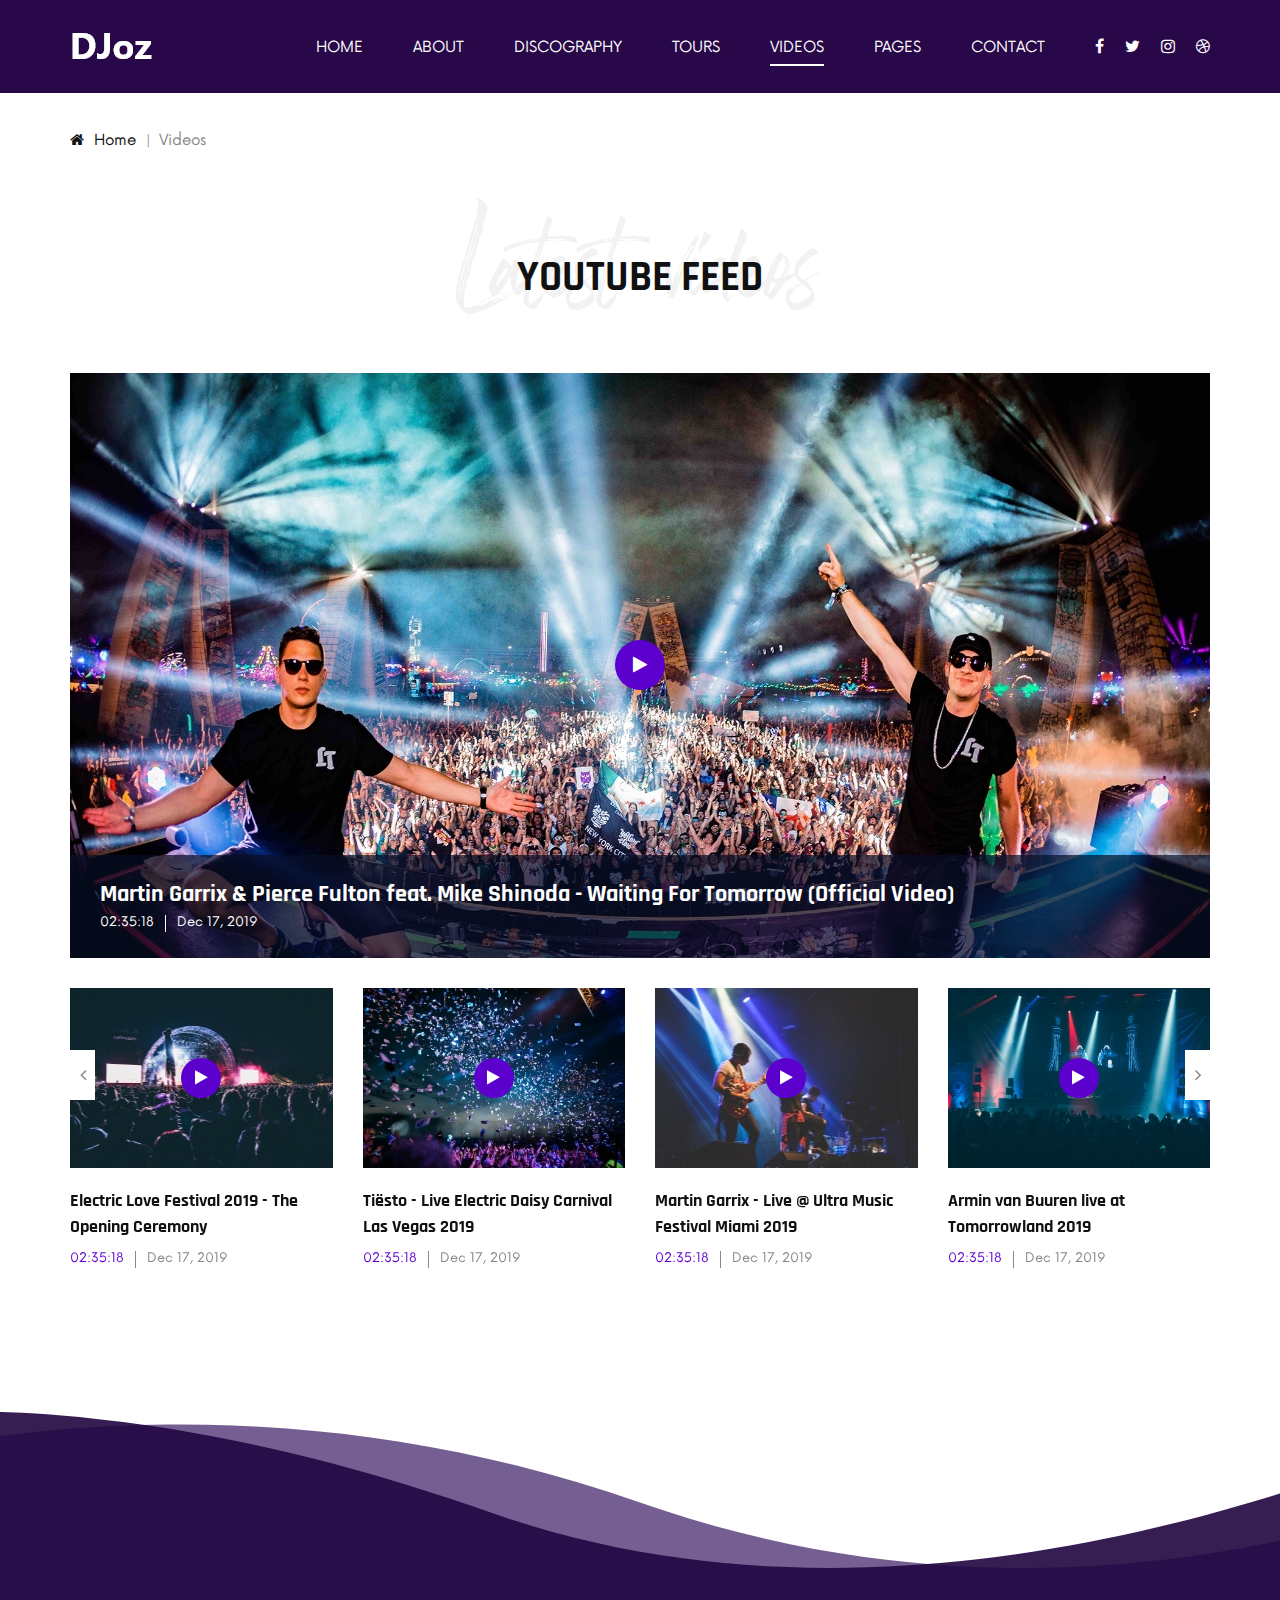
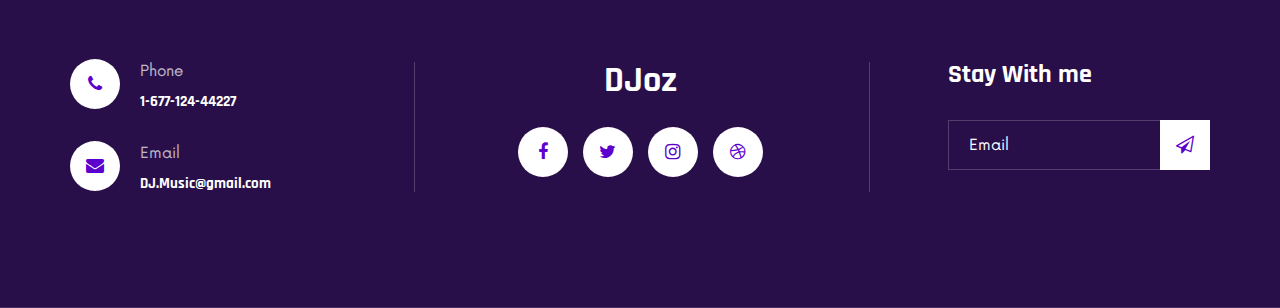
<file: videos.html>
<!DOCTYPE html>
<html lang="zxx">

<head>
    <meta charset="UTF-8">
    <meta name="description" content="DJoz Template">
    <meta name="keywords" content="DJoz, unica, creative, html">
    <meta name="viewport" content="width=device-width, initial-scale=1.0">
    <meta http-equiv="X-UA-Compatible" content="ie=edge">
    <title>DJoz | Template</title>

    <!-- Google Font -->
    <link href="https://fonts.googleapis.com/css2?family=Rajdhani:wght@400;500;600;700&display=swap" rel="stylesheet">

    <!-- Css Styles -->
    <link rel="stylesheet" href="css/bootstrap.min.css" type="text/css">
    <link rel="stylesheet" href="css/font-awesome.min.css" type="text/css">
    <link rel="stylesheet" href="css/barfiller.css" type="text/css">
    <link rel="stylesheet" href="css/nowfont.css" type="text/css">
    <link rel="stylesheet" href="css/rockville.css" type="text/css">
    <link rel="stylesheet" href="css/magnific-popup.css" type="text/css">
    <link rel="stylesheet" href="css/owl.carousel.min.css" type="text/css">
    <link rel="stylesheet" href="css/slicknav.min.css" type="text/css">
    <link rel="stylesheet" href="css/style.css" type="text/css">
</head>

<body>
    <!-- Page Preloder -->
    <div id="preloder">
        <div class="loader"></div>
    </div>

    <!-- Header Section Begin -->
    <header class="header header--normal">
        <div class="container">
            <div class="row">
                <div class="col-lg-2 col-md-2">
                    <div class="header__logo">
                        <a href="./index.html"><img src="img/logo.png" alt=""></a>
                    </div>
                </div>
                <div class="col-lg-10 col-md-10">
                    <div class="header__nav">
                        <nav class="header__menu mobile-menu">
                            <ul>
                                <li><a href="./index.html">Home</a></li>
                                <li><a href="./about.html">About</a></li>
                                <li><a href="./discography.html">Discography</a></li>
                                <li><a href="./tours.html">Tours</a></li>
                                <li class="active"><a href="./videos.html">Videos</a></li>
                                <li><a href="#">Pages</a>
                                    <ul class="dropdown">
                                        <li><a href="./about.html">About</a></li>
                                        <li><a href="./blog.html">Blog</a></li>
                                        <li><a href="./blog-details.html">Blog Details</a></li>
                                    </ul>
                                </li>
                                <li><a href="./contact.html">Contact</a></li>
                            </ul>
                        </nav>
                        <div class="header__right__social">
                            <a href="#"><i class="fa fa-facebook"></i></a>
                            <a href="#"><i class="fa fa-twitter"></i></a>
                            <a href="#"><i class="fa fa-instagram"></i></a>
                            <a href="#"><i class="fa fa-dribbble"></i></a>
                        </div>
                    </div>
                </div>
            </div>
            <div id="mobile-menu-wrap"></div>
        </div>
    </header>
    <!-- Header Section End -->

    <!-- Breadcrumb Begin -->
    <div class="breadcrumb-option">
        <div class="container">
            <div class="row">
                <div class="col-lg-12">
                    <div class="breadcrumb__links">
                        <a href="#"><i class="fa fa-home"></i> Home</a>
                        <span>Videos</span>
                    </div>
                </div>
            </div>
        </div>
    </div>
    <!-- Breadcrumb End -->

    <!-- Video Section Begin -->
    <section class="videos spad">
        <div class="container">
            <div class="row">
                <div class="col-lg-12">
                    <div class="section-title center-title">
                        <h2>YOutube feed</h2>
                        <h1>Latest videos</h1>
                    </div>
                    <div class="videos__large__item set-bg" data-setbg="img/videos/large-item.jpg">
                        <a href="https://www.youtube.com/watch?v=yJg-Y5byMMw?autoplay=1" class="play-btn video-popup"><i class="fa fa-play"></i></a>
                        <div class="videos__large__item__text">
                            <h4>Martin Garrix & Pierce Fulton feat. Mike Shinoda - Waiting For Tomorrow (Official Video)
                            </h4>
                            <ul>
                                <li>02:35:18</li>
                                <li>Dec 17, 2019</li>
                            </ul>
                        </div>
                    </div>
                    <div class="row">
                        <div class="videos__slider owl-carousel">
                            <div class="col-lg-3">
                                <div class="videos__item">
                                    <div class="videos__item__pic set-bg" data-setbg="img/videos/videos-1.jpg">
                                        <a href="https://www.youtube.com/watch?v=yJg-Y5byMMw?autoplay=1" class="play-btn video-popup"><i class="fa fa-play"></i></a>
                                    </div>
                                    <div class="videos__item__text">
                                        <h5>Electric Love Festival 2019 - The Opening Ceremony</h5>
                                        <ul>
                                            <li>02:35:18</li>
                                            <li>Dec 17, 2019</li>
                                        </ul>
                                    </div>
                                </div>
                            </div>
                            <div class="col-lg-3">
                                <div class="videos__item">
                                    <div class="videos__item__pic set-bg" data-setbg="img/videos/videos-2.jpg">
                                        <a href="https://www.youtube.com/watch?v=K4DyBUG242c?autoplay=1" class="play-btn video-popup"><i class="fa fa-play"></i></a>
                                    </div>
                                    <div class="videos__item__text">
                                        <h5>Tiësto - Live Electric Daisy Carnival Las Vegas 2019</h5>
                                        <ul>
                                            <li>02:35:18</li>
                                            <li>Dec 17, 2019</li>
                                        </ul>
                                    </div>
                                </div>
                            </div>
                            <div class="col-lg-3">
                                <div class="videos__item">
                                    <div class="videos__item__pic set-bg" data-setbg="img/videos/videos-3.jpg">
                                        <a href="https://www.youtube.com/watch?v=3nQNiWdeH2Q?autoplay=1" class="play-btn video-popup"><i class="fa fa-play"></i></a>
                                    </div>
                                    <div class="videos__item__text">
                                        <h5>Martin Garrix - Live @ Ultra Music Festival Miami 2019</h5>
                                        <ul>
                                            <li>02:35:18</li>
                                            <li>Dec 17, 2019</li>
                                        </ul>
                                    </div>
                                </div>
                            </div>
                            <div class="col-lg-3">
                                <div class="videos__item">
                                    <div class="videos__item__pic set-bg" data-setbg="img/videos/videos-4.jpg">
                                        <a href="https://www.youtube.com/watch?v=Srqs4CitU2U?autoplay=1" class="play-btn video-popup"><i class="fa fa-play"></i></a>
                                    </div>
                                    <div class="videos__item__text">
                                        <h5>Armin van Buuren live at Tomorrowland 2019</h5>
                                        <ul>
                                            <li>02:35:18</li>
                                            <li>Dec 17, 2019</li>
                                        </ul>
                                    </div>
                                </div>
                            </div>
                            <div class="col-lg-3">
                                <div class="videos__item">
                                    <div class="videos__item__pic set-bg" data-setbg="img/videos/videos-3.jpg">
                                        <a href="https://www.youtube.com/watch?v=vBGiFtb8Rpw?autoplay=1" class="play-btn video-popup"><i class="fa fa-play"></i></a>
                                    </div>
                                    <div class="videos__item__text">
                                        <h5>Martin Garrix - Live @ Ultra Music Festival Miami 2019</h5>
                                        <ul>
                                            <li>02:35:18</li>
                                            <li>Dec 17, 2019</li>
                                        </ul>
                                    </div>
                                </div>
                            </div>
                        </div>
                    </div>
                </div>
            </div>
        </div>
    </section>
    <!-- Video Section End -->

    <!-- Footer Section Begin -->
    <footer class="footer footer--normal spad set-bg" data-setbg="img/footer-bg.png">
        <div class="container">
            <div class="row">
                <div class="col-lg-3 col-md-6">
                    <div class="footer__address">
                        <ul>
                            <li>
                                <i class="fa fa-phone"></i>
                                <p>Phone</p>
                                <h6>1-677-124-44227</h6>
                            </li>
                            <li>
                                <i class="fa fa-envelope"></i>
                                <p>Email</p>
                                <h6>DJ.Music@gmail.com</h6>
                            </li>
                        </ul>
                    </div>
                </div>
                <div class="col-lg-4 offset-lg-1 col-md-6">
                    <div class="footer__social">
                        <h2>DJoz</h2>
                        <div class="footer__social__links">
                            <a href="#"><i class="fa fa-facebook"></i></a>
                            <a href="#"><i class="fa fa-twitter"></i></a>
                            <a href="#"><i class="fa fa-instagram"></i></a>
                            <a href="#"><i class="fa fa-dribbble"></i></a>
                        </div>
                    </div>
                </div>
                <div class="col-lg-3 offset-lg-1 col-md-6">
                    <div class="footer__newslatter">
                        <h4>Stay With me</h4>
                        <form action="#">
                            <input type="text" placeholder="Email">
                            <button type="submit"><i class="fa fa-send-o"></i></button>
                        </form>
                    </div>
                </div>
            </div>
        </div>
    </footer>
    <!-- Footer Section End -->

    <!-- Js Plugins -->
    <script src="js/jquery-3.3.1.min.js"></script>
    <script src="js/bootstrap.min.js"></script>
    <script src="js/jquery.magnific-popup.min.js"></script>
    <script src="js/jquery.nicescroll.min.js"></script>
    <script src="js/jquery.barfiller.js"></script>
    <script src="js/jquery.countdown.min.js"></script>
    <script src="js/jquery.slicknav.js"></script>
    <script src="js/owl.carousel.min.js"></script>
    <script src="js/main.js"></script>

    <!-- Music Plugin -->
    <script src="js/jquery.jplayer.min.js"></script>
    <script src="js/jplayerInit.js"></script>
</body>

</html>
</file>
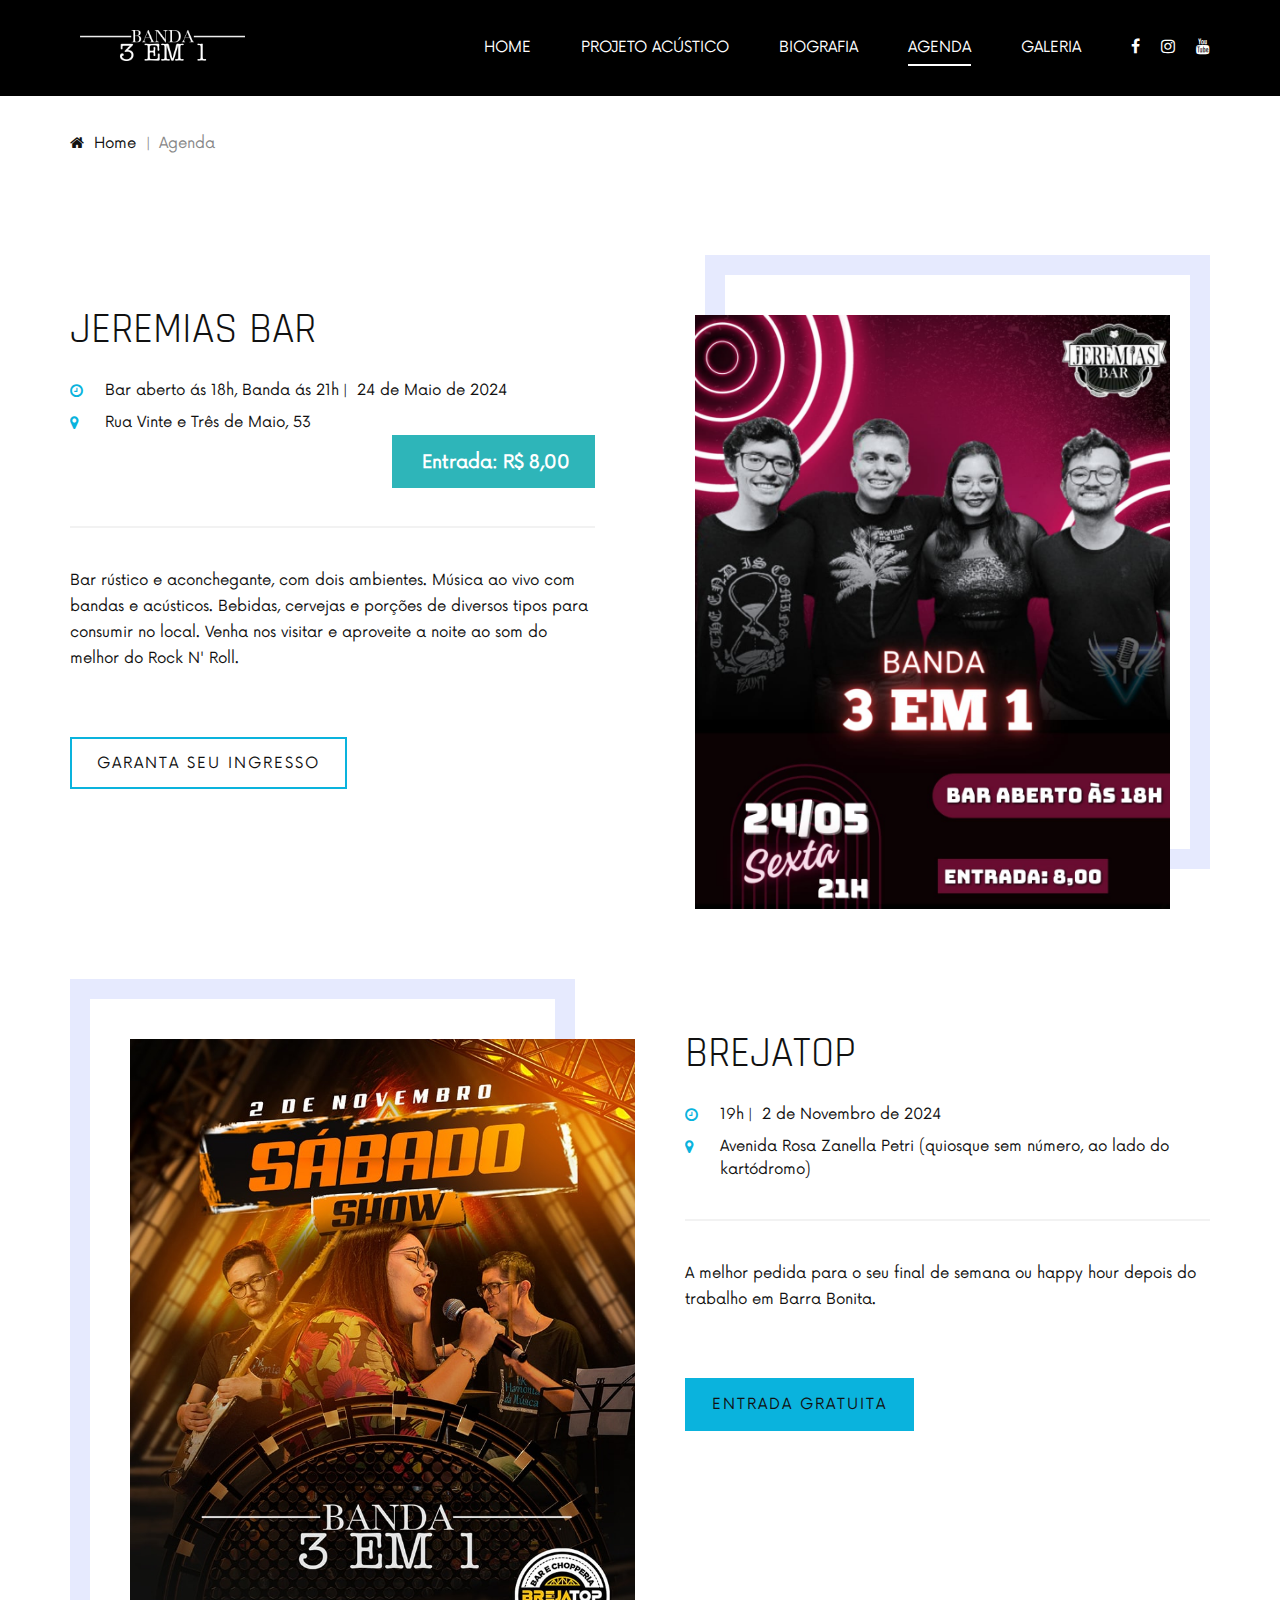
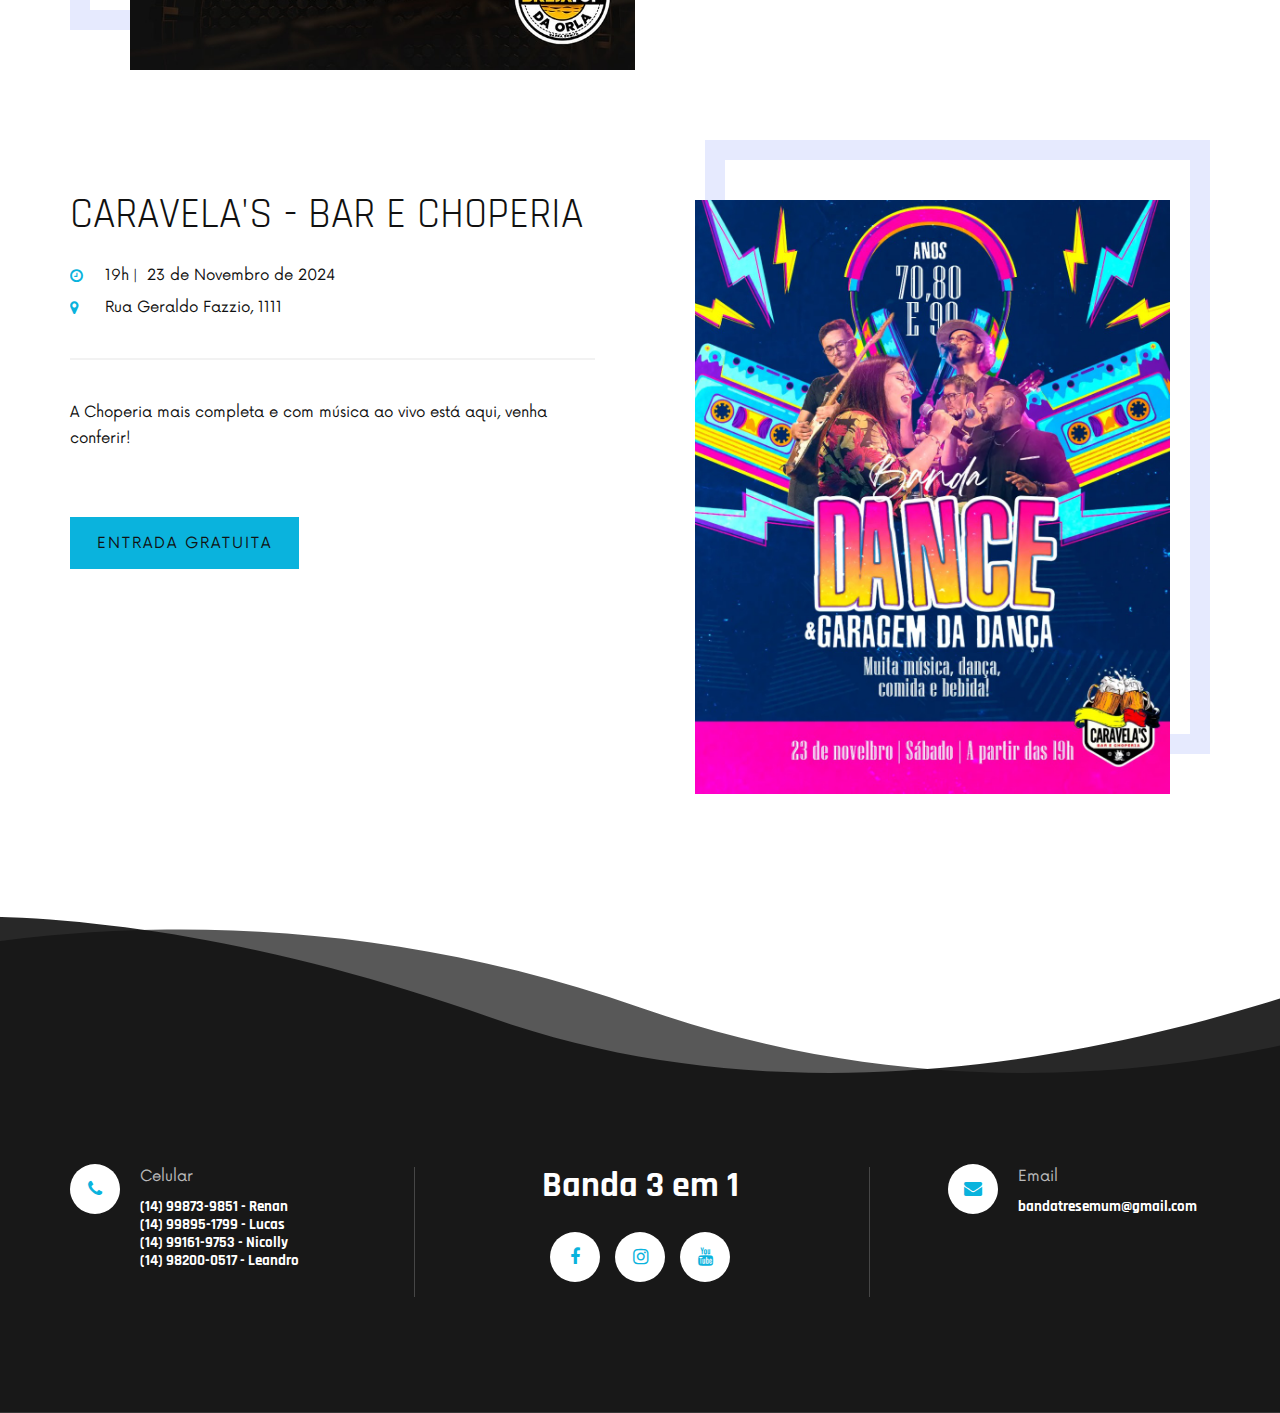
<file: 3em1/agenda.html>
<!DOCTYPE html>
<html lang="pt-br">

<head>
    <meta charset="UTF-8">
    <meta name="description" content="DJoz Template">
    <meta name="keywords" content="DJoz, unica, creative, html">
    <meta name="viewport" content="width=device-width, initial-scale=1.0">
    <meta http-equiv="X-UA-Compatible" content="ie=edge">
    <title>Banda 3 em 1 | Agenda</title>

    <!-- Google Font -->
    <link href="https://fonts.googleapis.com/css2?family=Rajdhani:wght@400;500;600;700&display=swap" rel="stylesheet">

    <!-- Css Styles -->
    <link rel="stylesheet" href="css/bootstrap.min.css" type="text/css">
    <link rel="stylesheet" href="css/font-awesome.min.css" type="text/css">
    <link rel="stylesheet" href="css/barfiller.css" type="text/css">
    <link rel="stylesheet" href="css/nowfont.css" type="text/css">
    <link rel="stylesheet" href="css/rockville.css" type="text/css">
    <link rel="stylesheet" href="css/magnific-popup.css" type="text/css">
    <link rel="stylesheet" href="css/owl.carousel.min.css" type="text/css">
    <link rel="stylesheet" href="css/slicknav.min.css" type="text/css">
    <link rel="stylesheet" href="css/style.css" type="text/css">
    <link rel="stylesheet" href="css/agenda.css" type="text/css">
</head>

<body>
    <!-- Page Preloder -->
    <div id="preloder">
        <div class="loader"></div>
    </div>

    <!-- Header Section Begin -->
    <header class="header header--normal">
        <div class="container">
            <div class="row">
                <div class="col-lg-2 col-md-2">
                    <div class="header__logo">
                        <a href="./index.html"><img src="img/3em1.png" alt=""></a>
                    </div>
                </div>
                <div class="col-lg-10 col-md-10">
                    <div class="header__nav">
                        <nav class="header__menu mobile-menu">
                            <ul>
                                <li><a href="./index.html">Home</a></li>
                                <li><a href="./projetoAcustico.html">Projeto Acústico</a></li>
                                <li><a href="./biografia.html">Biografia</a></li>
                                <li class="active"><a href="./agenda.html">Agenda</a></li>
                                <li><a href="./galeria.html">Galeria</a></li>
                                <!-- <li><a href="./contato.html">Contato</a></li> -->
                            </ul>
                        </nav>
                        <div class="header__right__social">
                            <a href="https://www.facebook.com/bandatresemum/" target="_blank"><i
                                    class="fa fa-facebook"></i></a>
                            <a href="https://www.instagram.com/_banda3em1/?__d=11" target="_blank"><i
                                    class="fa fa-instagram"></i></a>
                            <a href="https://www.youtube.com/@em-yi1rl" target="_blank"><i
                                    class="fa fa-youtube"></i></a>
                        </div>
                    </div>
                </div>
            </div>
            <div id="mobile-menu-wrap"></div>
        </div>
    </header>
    <!-- Header Section End -->

    <!-- Breadcrumb Begin -->
    <div class="breadcrumb-option">
        <div class="container">
            <div class="row">
                <div class="col-lg-12">
                    <div class="breadcrumb__links">
                        <a href="index.html"><i class="fa fa-home"></i> Home</a>
                        <span>Agenda</span>
                    </div>
                </div>
            </div>
        </div>
    </div>
    <!-- Breadcrumb End -->

    <!-- Tours Section Begin -->
    <section class="tours spad">
        <div class="container">
            <div class="row">
                <div class="col-lg-6 order-lg-1">
                    <div class="tours__item__text">
                        <h2>Jeremias Bar</h2>
                        <div class="tours__text__widget">
                            <ul>
                                <li>
                                    <i class="fa fa-clock-o"></i>
                                    <span>Bar aberto ás 18h, Banda ás 21h</span>
                                    <span>24 de Maio de 2024</span>
                                </li>
                                <li>
                                    <i class="fa fa-map-marker"></i>
                                    Rua Vinte e Três de Maio, 53
                                </li>
                            </ul>
                            <div class="price">Entrada: R$ 8,00</div>
                        </div>
                        <div class="tours__text__desc">
                            <p>Bar rústico e aconchegante, com dois ambientes. Música ao vivo com bandas e acústicos.
                                Bebidas, cervejas e porções de diversos tipos para consumir no local. Venha nos visitar
                                e aproveite a noite ao som do melhor do Rock N' Roll.</p>
                        </div>
                        <a href="#" class="primary-btn border-btn">Garanta seu Ingresso</a>
                    </div>
                </div>
                <div class="col-lg-6 order-lg-2">
                    <div class="tours__item__pic">
                        <img src="img/dataJeremias.jpeg" alt="">
                    </div>
                </div>
                <div class="col-lg-6 order-lg-4">
                    <div class="tours__item__text tours__item__text--right">
                        <h2>BrejaTop</h2>
                        <div class="tours__text__widget">
                            <ul>
                                <li>
                                    <i class="fa fa-clock-o"></i>
                                    <span>19h</span>
                                    <span>2 de Novembro de 2024</span>
                                </li>
                                <li>
                                    <i class="fa fa-map-marker"></i>
                                    Avenida Rosa Zanella Petri (quiosque sem número, ao lado do kartódromo)
                                </li>
                            </ul>
                            <!-- <div class="price">R$ 0,00</div> -->
                        </div>
                        <div class="tours__text__desc">
                            <p>A melhor pedida para o seu final de semana ou happy hour depois do trabalho em Barra
                                Bonita.</p>
                        </div>
                        <a class="primary-btn border-btn" style="background: #0ab3dd;">Entrada Gratuita</a>
                    </div>
                </div>
                <div class="col-lg-6 order-lg-3">
                    <div class="tours__item__pic tours__item__pic--left">
                        <img src="img/dataBrejatop.jpg" alt="">
                    </div>
                </div>
                <div class="col-lg-6 order-lg-5">
                    <div class="tours__item__text">
                        <h2>Caravela's - Bar e Choperia</h2>
                        <div class="tours__text__widget">
                            <ul>
                                <li>
                                    <i class="fa fa-clock-o"></i>
                                    <span>19h</span>
                                    <span>23 de Novembro de 2024</span>
                                </li>
                                <li>
                                    <i class="fa fa-map-marker"></i>
                                    Rua Geraldo Fazzio, 1111
                                </li>
                            </ul>
                            <!-- <div class="price">R$ 0,00</div> -->
                        </div>
                        <div class="tours__text__desc">
                            <p>A Choperia mais completa e com música ao vivo está aqui, venha conferir!</p>
                        </div>
                        <a class="primary-btn border-btn" style="background: #0ab3dd;">Entrada Gratuita</a>
                    </div>
                </div>
                <div class="col-lg-6 order-lg-6">
                    <div class="tours__item__pic tours__item__pic--last">
                        <img src="img/dataCaravelas.jpeg" alt="">
                    </div>
                </div>
            </div>
        </div>
    </section>
    <!-- Tours Section End -->

    <!-- Footer Section Begin -->
    <footer class="footer footer--normal spad set-bg" data-setbg="img/footer-bg-2.png">
        <div class="container">
            <div class="row">
                <div class="col-lg-3 col-md-6">
                    <div class="footer__address">
                        <ul>
                            <li>
                                <i class="fa fa-phone"></i>
                                <p>Celular</p>
                                <h6>(14) 99873-9851 - Renan</h6>
                                <h6>(14) 99895-1799 - Lucas</h6>
                                <h6>(14) 99161-9753 - Nicolly</h6>
                                <h6>(14) 98200-0517 - Leandro</h6>
                            </li>
                        </ul>
                    </div>
                </div>
                <div class="col-lg-4 offset-lg-1 col-md-6">
                    <div class="footer__social">
                        <h2>Banda 3 em 1</h2>
                        <div class="footer__social__links">
                            <a href="https://www.facebook.com/bandatresemum/" target="_blank"><i
                                    class="fa fa-facebook"></i></a>
                            <a href="https://www.instagram.com/_banda3em1/?__d=11" target="_blank"><i
                                    class="fa fa-instagram"></i></a>
                            <a href="https://www.youtube.com/@em-yi1rl" target="_blank"><i
                                    class="fa fa-youtube"></i></a>
                        </div>
                    </div>
                </div>
                <div class="col-lg-3 offset-lg-1 col-md-6">
                    <div class="footer__address">
                        <ul>
                            <li>
                                <i class="fa fa-envelope"></i>
                                <p>Email</p>
                                <h6>bandatresemum@gmail.com</h6>
                            </li>
                        </ul>
                    </div>
                </div>
            </div>
            <!-- Footer Section End -->

            <!-- Js Plugins -->
            <script src="js/jquery-3.3.1.min.js"></script>
            <script src="js/bootstrap.min.js"></script>
            <script src="js/jquery.magnific-popup.min.js"></script>
            <script src="js/jquery.nicescroll.min.js"></script>
            <script src="js/jquery.barfiller.js"></script>
            <script src="js/jquery.countdown.min.js"></script>
            <script src="js/jquery.slicknav.js"></script>
            <script src="js/owl.carousel.min.js"></script>
            <script src="js/main.js"></script>

            <!-- Music Plugin -->
            <script src="js/jquery.jplayer.min.js"></script>
            <script src="js/jplayerInit.js"></script>
</body>

</html>
</file>
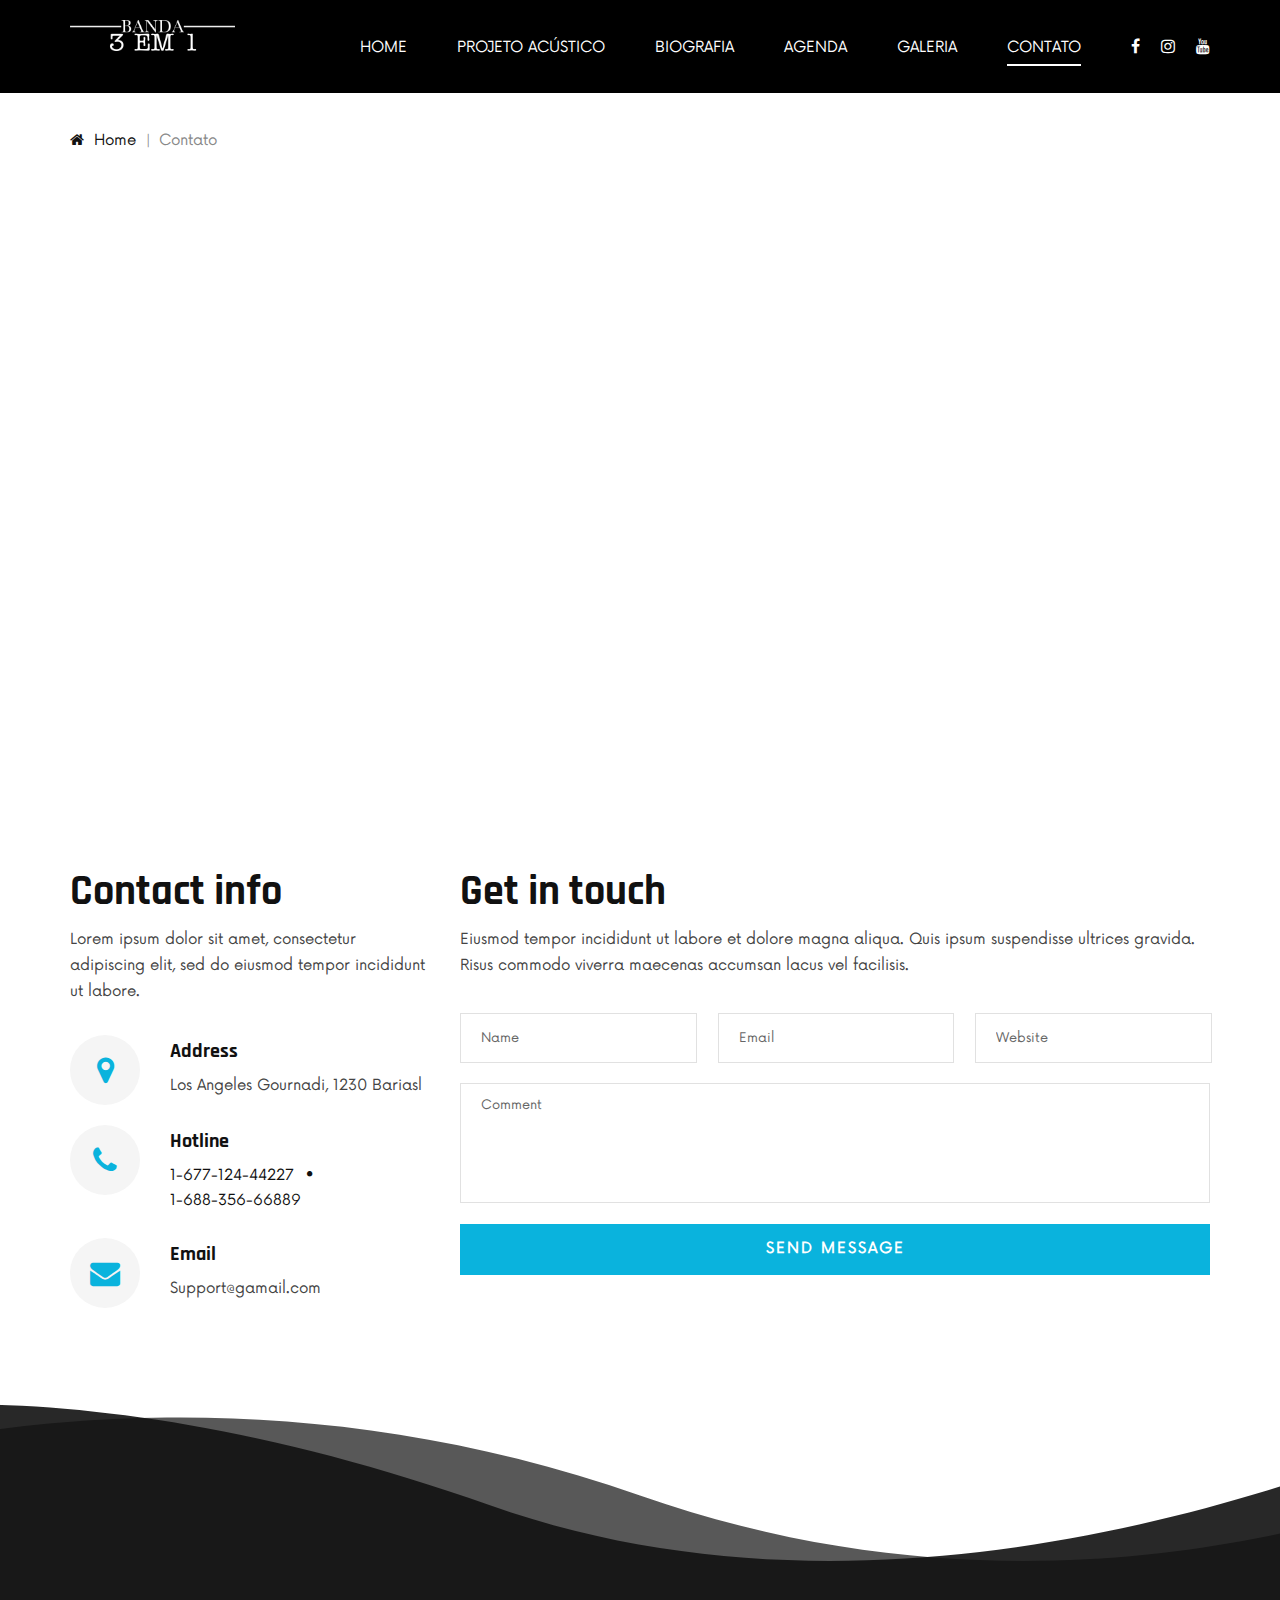
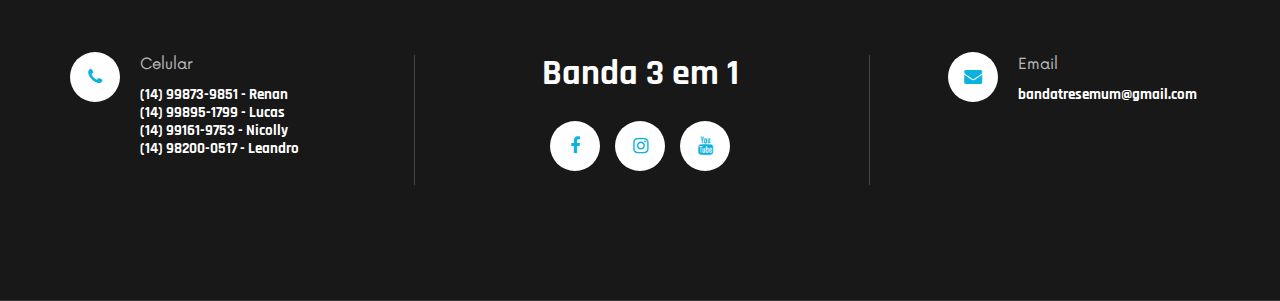
<file: 3em1/contato.html>
<!DOCTYPE html>
<html lang="pt-br">

<head>
    <meta charset="UTF-8">
    <meta name="description" content="DJoz Template">
    <meta name="keywords" content="DJoz, unica, creative, html">
    <meta name="viewport" content="width=device-width, initial-scale=1.0">
    <meta http-equiv="X-UA-Compatible" content="ie=edge">
    <title>Banda 3 em 1 | Contato</title>

    <!-- Google Font -->
    <link href="https://fonts.googleapis.com/css2?family=Rajdhani:wght@400;500;600;700&display=swap" rel="stylesheet">

    <!-- Css Styles -->
    <link rel="stylesheet" href="css/bootstrap.min.css" type="text/css">
    <link rel="stylesheet" href="css/font-awesome.min.css" type="text/css">
    <link rel="stylesheet" href="css/barfiller.css" type="text/css">
    <link rel="stylesheet" href="css/nowfont.css" type="text/css">
    <link rel="stylesheet" href="css/rockville.css" type="text/css">
    <link rel="stylesheet" href="css/magnific-popup.css" type="text/css">
    <link rel="stylesheet" href="css/owl.carousel.min.css" type="text/css">
    <link rel="stylesheet" href="css/slicknav.min.css" type="text/css">
    <link rel="stylesheet" href="css/style.css" type="text/css">
</head>

<body>
    <!-- Page Preloder -->
    <div id="preloder">
        <div class="loader"></div>
    </div>

    <!-- Header Section Begin -->
    <header class="header header--normal">
        <div class="container">
            <div class="row">
                <div class="col-lg-2 col-md-2">
                    <div class="header__logo">
                        <a href="./index.html"><img src="img/3em1.png" alt=""></a>
                    </div>
                </div>
                <div class="col-lg-10 col-md-10">
                    <div class="header__nav">
                        <nav class="header__menu mobile-menu">
                            <ul>
                                <li><a href="./index.html">Home</a></li>
                                <li><a href="./projetoAcustico.html">Projeto Acústico</a></li>
                                <li><a href="./biografia.html">Biografia</a></li>
                                <li><a href="./agenda.html">Agenda</a></li>
                                <li><a href="./galeria.html">Galeria</a></li>
                                <li class="active"><a href="./contato.html">Contato</a></li>
                            </ul>
                        </nav>
                        <div class="header__right__social">
                            <a href="https://www.facebook.com/bandatresemum/" target="_blank"><i
                                    class="fa fa-facebook"></i></a>
                            <a href="https://www.instagram.com/_banda3em1/?__d=11" target="_blank"><i
                                    class="fa fa-instagram"></i></a>
                            <a href="https://www.youtube.com/@em-yi1rl" target="_blank"><i
                                    class="fa fa-youtube"></i></a>
                        </div>
                    </div>
                </div>
            </div>
            <div id="mobile-menu-wrap"></div>
        </div>
    </header>
    <!-- Header Section End -->

    <!-- Breadcrumb Begin -->
    <div class="breadcrumb-option">
        <div class="container">
            <div class="row">
                <div class="col-lg-12">
                    <div class="breadcrumb__links">
                        <a href="#"><i class="fa fa-home"></i> Home</a>
                        <span>Contato</span>
                    </div>
                </div>
            </div>
        </div>
    </div>
    <!-- Breadcrumb End -->

    <!-- Map Begin -->
    <div class="map">
        <div class="container">
            <iframe
                src="https://www.google.com/maps/embed?pb=!1m18!1m12!1m3!1d2942.5524090066037!2d-71.10245469994108!3d42.47980730490846!2m3!1f0!2f0!3f0!3m2!1i1024!2i768!4f13.1!3m3!1m2!1s0x89e3748250c43a43%3A0xe1b9879a5e9b6657!2sWinter%20Street%20Public%20Parking%20Lot!5e0!3m2!1sen!2sbd!4v1577299251173!5m2!1sen!2sbd"
                height="585" style="border:0;" allowfullscreen=""></iframe>
        </div>
    </div>
    <!-- Map End -->

    <!-- Contact Section Begin -->
    <section class="contact spad">
        <div class="container">
            <div class="row">
                <div class="col-lg-4">
                    <div class="contact__address">
                        <div class="section-title">
                            <h2>Contact info</h2>
                        </div>
                        <p>Lorem ipsum dolor sit amet, consectetur adipiscing elit, sed do eiusmod tempor incididunt ut
                            labore.</p>
                        <ul>
                            <li>
                                <i class="fa fa-map-marker"></i>
                                <h5>Address</h5>
                                <p>Los Angeles Gournadi, 1230 Bariasl</p>
                            </li>
                            <li>
                                <i class="fa fa-phone"></i>
                                <h5>Hotline</h5>
                                <span>1-677-124-44227</span>
                                <span>1-688-356-66889</span>
                            </li>
                            <li>
                                <i class="fa fa-envelope"></i>
                                <h5>Email</h5>
                                <p>Support@gamail.com</p>
                            </li>
                        </ul>
                    </div>
                </div>
                <div class="col-lg-8">
                    <div class="contact__form">
                        <div class="section-title">
                            <h2>Get in touch</h2>
                        </div>
                        <p>Eiusmod tempor incididunt ut labore et dolore magna aliqua. Quis ipsum suspendisse ultrices
                            gravida. Risus commodo viverra maecenas accumsan lacus vel facilisis. </p>
                        <form action="#">
                            <div class="input__list">
                                <input type="text" placeholder="Name">
                                <input type="text" placeholder="Email">
                                <input type="text" placeholder="Website">
                            </div>
                            <textarea placeholder="Comment"></textarea>
                            <button type="submit" class="site-btn">SEND MESSAGE</button>
                        </form>
                    </div>
                </div>
            </div>
        </div>
    </section>
    <!-- Contact Section End -->

    <!-- Footer Section Begin -->
    <footer class="footer footer--normal spad set-bg" data-setbg="img/footer-bg-2.png">
        <div class="container">
            <div class="row">
                <div class="col-lg-3 col-md-6">
                    <div class="footer__address">
                        <ul>
                            <li>
                                <i class="fa fa-phone"></i>
                                <p>Celular</p>
                                <h6>(14) 99873-9851 - Renan</h6>
                                <h6>(14) 99895-1799 - Lucas</h6>
                                <h6>(14) 99161-9753 - Nicolly</h6>
                                <h6>(14) 98200-0517 - Leandro</h6>
                            </li>
                        </ul>
                    </div>
                </div>
                <div class="col-lg-4 offset-lg-1 col-md-6">
                    <div class="footer__social">
                        <h2>Banda 3 em 1</h2>
                        <div class="footer__social__links">
                            <a href="https://www.facebook.com/bandatresemum/" target="_blank"><i
                                    class="fa fa-facebook"></i></a>
                            <a href="https://www.instagram.com/_banda3em1/?__d=11" target="_blank"><i
                                    class="fa fa-instagram"></i></a>
                            <a href="https://www.youtube.com/@em-yi1rl" target="_blank"><i
                                    class="fa fa-youtube"></i></a>
                        </div>
                    </div>
                </div>
                <div class="col-lg-3 offset-lg-1 col-md-6">
                    <div class="footer__address">
                        <ul>
                            <li>
                                <i class="fa fa-envelope"></i>
                                <p>Email</p>
                                <h6>bandatresemum@gmail.com</h6>
                            </li>
                        </ul>
                    </div>
                </div>
            </div>
    <!-- Footer Section End -->

    <!-- Js Plugins -->
    <script src="js/jquery-3.3.1.min.js"></script>
    <script src="js/bootstrap.min.js"></script>
    <script src="js/jquery.magnific-popup.min.js"></script>
    <script src="js/jquery.nicescroll.min.js"></script>
    <script src="js/jquery.barfiller.js"></script>
    <script src="js/jquery.countdown.min.js"></script>
    <script src="js/jquery.slicknav.js"></script>
    <script src="js/owl.carousel.min.js"></script>
    <script src="js/main.js"></script>

    <!-- Music Plugin -->
    <script src="js/jquery.jplayer.min.js"></script>
    <script src="js/jplayerInit.js"></script>
</body>

</html>
</file>
<file: css/barfiller.css>
.barfiller {
    width:100%;
    height:12px;
    background:#fcfcfc;
    border:1px solid #ccc;
    position:relative;
    margin-bottom:20px;
    box-shadow: inset 1px 4px 9px -6px rgba(0,0,0,.5); 
    -moz-box-shadow: inset 1px 4px 9px -6px rgba(0,0,0,.5); 
}

.barfiller .fill {
    display:block;
    position:relative;
    width:0px;
    height:100%;
    background:#333;
    z-index:1;
}

.barfiller .tipWrap {
    display:none;
}

.barfiller .tip {
    margin-top:-30px;
    padding:2px 4px;
    font-size:11px;
    color:#fff;
    left:0px;
    position:absolute;
    z-index:2;
    background: #333;
} 

.barfiller .tip:after {
    border:solid;
    border-color:rgba(0,0,0,.8) transparent;
    border-width:6px 6px 0 6px;
    content:"";
    display:block;
    position:absolute;
    left:9px;
    top:100%;
    z-index:9
}
</file>
<file: css/nowfont.css>
/* #### Generated By: http://www.cufonfonts.com #### */

@font-face {
font-family: 'Now Regular';
font-style: normal;
font-weight: normal;
src: local('Now Regular'), url('../fonts/Now-Regular.woff') format('woff');
}


@font-face {
font-family: 'Now Thin';
font-style: normal;
font-weight: normal;
src: local('Now Thin'), url('../fonts/Now-Thin.woff') format('woff');
}


@font-face {
font-family: 'Now Light';
font-style: normal;
font-weight: normal;
src: local('Now Light'), url('../fonts/Now-Light.woff') format('woff');
}


@font-face {
font-family: 'Now Medium';
font-style: normal;
font-weight: normal;
src: local('Now Medium'), url('../fonts/Now-Medium.woff') format('woff');
}


@font-face {
font-family: 'Now Bold';
font-style: normal;
font-weight: normal;
src: local('Now Bold'), url('../fonts/Now-Bold.woff') format('woff');
}


@font-face {
font-family: 'Now Black';
font-style: normal;
font-weight: normal;
src: local('Now Black'), url('../fonts/Now-Black.woff') format('woff');
}
</file>
<file: css/rockville.css>
@font-face {
font-family: 'Rockville Solid Regular';
font-style: normal;
font-weight: normal;
src: local('Rockville Solid Regular'), url('../fonts/Rockville Solid.woff') format('woff');
}
</file>
<file: css/style.css>
/******************************************************************
  Template Name: DJoz
  Description:  DJoz Music HTML Template
  Author: Colorlib
  Author URI: https://colorlib.com
  Version: 1.0
  Created: Colorlib
******************************************************************/

/*------------------------------------------------------------------
[Table of contents]

1.  Template default CSS
	1.1	Variables
	1.2	Mixins
	1.3	Flexbox
	1.4	Reset
2.  Helper Css
3.  Header Section
4.  Hero Section
5.  Services Section
6.  Track Section
7.  Countdown Section
8.  Team Section
9.  Contact
10.  Footer Style
-------------------------------------------------------------------*/

/*----------------------------------------*/

/* Template default CSS
/*----------------------------------------*/

html,
body {
	height: 100%;
	font-family: "Now Regular";
	-webkit-font-smoothing: antialiased;
}

h1,
h2,
h3,
h4,
h5,
h6 {
	margin: 0;
	color: #111111;
	font-weight: 400;
	font-family: "Rajdhani", sans-serif;
}

h1 {
	font-size: 70px;
}

h2 {
	font-size: 36px;
}

h3 {
	font-size: 30px;
}

h4 {
	font-size: 24px;
}

h5 {
	font-size: 18px;
}

h6 {
	font-size: 16px;
}

p {
	font-size: 15px;
	font-family: "Now Regular";
	color: #444444;
	font-weight: 400;
	line-height: 26px;
	margin: 0 0 15px 0;
}

img {
	max-width: 100%;
}

input:focus,
select:focus,
button:focus,
textarea:focus {
	outline: none;
}

a:hover,
a:focus {
	text-decoration: none;
	outline: none;
	color: #ffffff;
}

ul,
ol {
	padding: 0;
	margin: 0;
}

/*---------------------
  Helper CSS
-----------------------*/

.section-title {
	margin-bottom: 40px;
	position: relative;
	z-index: 1;
}

.section-title.center-title {
	text-align: center;
}

.section-title h2 {
	font-size: 42px;
	color: #111111;
	font-weight: 700;
	text-transform: uppercase;
}

.section-title h1 {
	font-size: 100px;
	color: #f2f2f2;
	font-family: "Rockville Solid Regular";
	position: absolute;
	left: 0;
	top: -45px;
	width: 100%;
	z-index: -1;
}

.set-bg {
	background-repeat: no-repeat;
	background-size: cover;
	background-position: top center;
}

.spad {
	padding-top: 100px;
	padding-bottom: 100px;
}

.text-white h1,
.text-white h2,
.text-white h3,
.text-white h4,
.text-white h5,
.text-white h6,
.text-white p,
.text-white span,
.text-white li,
.text-white a {
	color: #fff;
}

/* buttons */

.primary-btn {
	display: inline-block;
	font-size: 15px;
	text-transform: uppercase;
	padding: 14px 25px 12px;
	color: #ffffff;
	background: #5c00ce;
	letter-spacing: 2px;
}

.primary-btn.border-btn {
	background: transparent;
	border: 2px solid #5c00ce;
	color: #111111;
}

.site-btn {
	font-size: 15px;
	color: #ffffff;
	background: #5c00ce;
	font-weight: 700;
	letter-spacing: 2px;
	border: none;
	text-transform: uppercase;
	display: inline-block;
	padding: 14px 30px;
	width: 100%;
}

/* Preloder */

#preloder {
	position: fixed;
	width: 100%;
	height: 100%;
	top: 0;
	left: 0;
	z-index: 999999;
	background: #000;
}

.loader {
	width: 40px;
	height: 40px;
	position: absolute;
	top: 50%;
	left: 50%;
	margin-top: -13px;
	margin-left: -13px;
	border-radius: 60px;
	animation: loader 0.8s linear infinite;
	-webkit-animation: loader 0.8s linear infinite;
}

@keyframes loader {
	0% {
		-webkit-transform: rotate(0deg);
		transform: rotate(0deg);
		border: 4px solid #f44336;
		border-left-color: transparent;
	}
	50% {
		-webkit-transform: rotate(180deg);
		transform: rotate(180deg);
		border: 4px solid #673ab7;
		border-left-color: transparent;
	}
	100% {
		-webkit-transform: rotate(360deg);
		transform: rotate(360deg);
		border: 4px solid #f44336;
		border-left-color: transparent;
	}
}

@-webkit-keyframes loader {
	0% {
		-webkit-transform: rotate(0deg);
		border: 4px solid #f44336;
		border-left-color: transparent;
	}
	50% {
		-webkit-transform: rotate(180deg);
		border: 4px solid #673ab7;
		border-left-color: transparent;
	}
	100% {
		-webkit-transform: rotate(360deg);
		border: 4px solid #f44336;
		border-left-color: transparent;
	}
}

/*---------------------
  Header
-----------------------*/

.header {
	background: rgba(42, 1, 74, 0.5);
	position: absolute;
	left: 0;
	top: 0;
	width: 100%;
	z-index: 9;
}

.header.header--normal {
	position: relative;
	background: #290849;
}

.header__logo {
	padding: 20px 0 25px;
}

.header__logo a {
	display: inline-block;
}

.header__nav {
	text-align: right;
}

.header__menu {
	padding: 31px 0 27px;
	display: inline-block;
	margin-right: 45px;
}

.header__menu ul li {
	list-style: none;
	display: inline-block;
	margin-right: 45px;
	position: relative;
}

.header__menu ul li.active a:after {
	opacity: 1;
}

.header__menu ul li:hover a:after {
	opacity: 1;
}

.header__menu ul li:hover .dropdown {
	top: 34px;
	opacity: 1;
	visibility: visible;
}

.header__menu ul li:last-child {
	margin-right: 0;
}

.header__menu ul li .dropdown {
	position: absolute;
	left: 0;
	top: 56px;
	width: 150px;
	background: #111111;
	text-align: left;
	padding: 2px 0;
	z-index: 9;
	opacity: 0;
	visibility: hidden;
	-webkit-transition: all, 0.3s;
	-o-transition: all, 0.3s;
	transition: all, 0.3s;
}

.header__menu ul li .dropdown li {
	display: block;
	margin-right: 0;
}

.header__menu ul li .dropdown li a {
	font-size: 14px;
	color: #ffffff;
	font-weight: 400;
	padding: 8px 20px;
	text-transform: capitalize;
}

.header__menu ul li .dropdown li a:after {
	display: none;
}

.header__menu ul li a {
	font-size: 15px;
	text-transform: uppercase;
	color: #ffffff;
	display: block;
	padding: 6px 0;
	position: relative;
}

.header__menu ul li a:after {
	position: absolute;
	left: 0;
	bottom: 0;
	width: 100%;
	height: 2px;
	background: #ffffff;
	content: "";
	-webkit-transition: all, 0.5s;
	-o-transition: all, 0.5s;
	transition: all, 0.5s;
	opacity: 0;
}

.header__right__social {
	display: inline-block;
}

.header__right__social a {
	display: inline-block;
	font-size: 16px;
	color: #ffffff;
	margin-right: 16px;
}

.header__right__social a:last-child {
	margin-right: 0;
}

.slicknav_menu {
	display: none;
}

/*---------------------
  Hero
-----------------------*/

.hero {
	padding-top: 400px;
	padding-bottom: 295px;
	position: relative;
}

.hero__text {
	text-align: center;
}

.hero__text span {
	color: #ffffff;
	text-transform: uppercase;
	letter-spacing: 6px;
}

.hero__text h1 {
	font-size: 110px;
	font-family: "Rockville Solid Regular";
	color: #ffffff;
	margin-bottom: 20px;
	margin-top: 22px;
}

.hero__text p {
	color: #ffffff;
	margin-bottom: 20px;
}

.hero__text .play-btn {
	font-size: 26px;
	color: #5c00ce;
	height: 90px;
	width: 90px;
	border-radius: 50%;
	background: rgba(255, 255, 255, 0.3);
	display: inline-block;
	line-height: 90px;
	text-align: center;
	position: relative;
	z-index: 1;
}

.hero__text .play-btn i {
	position: relative;
	top: 2px;
	left: 2px;
}

.hero__text .play-btn:after {
	position: absolute;
	left: 15px;
	top: 15px;
	height: 60px;
	width: 60px;
	background: #ffffff;
	border-radius: 50%;
	content: "";
	z-index: -1;
}

.linear__icon {
	position: absolute;
	left: 50%;
	bottom: 0;
	margin-left: -16px;
	-webkit-animation: mymove 0.5s infinite alternate;
	animation: mymove 0.5s infinite alternate;
}

.linear__icon i {
	font-size: 50px;
	color: #5c00ce;
}

@-webkit-keyframes mymove {
	0% {
		bottom: 0;
	}
	100% {
		bottom: -10px;
	}
}

@keyframes mymove {
	0% {
		bottom: 0;
	}
	100% {
		bottom: -10px;
	}
}

/*---------------------
  Events
-----------------------*/

.event {
	padding-bottom: 60px;
}

.event .section-title {
	margin-bottom: 10px;
	position: relative;
}

.event .section-title:after {
	position: absolute;
	right: 46px;
	top: 25px;
	height: 2px;
	width: 775px;
	background: rgba(225, 225, 225, 0.3);
	content: "";
	z-index: -1;
}

.event__slider .col-lg-4 {
	max-width: 100%;
}

.event__slider.owl-carousel .owl-stage-outer {
	padding-top: 30px;
	padding-bottom: 40px;
}

.event__slider.owl-carousel .owl-nav {
	position: absolute;
	right: 15px;
	top: -50px;
}

.event__slider.owl-carousel .owl-nav button {
	font-size: 22px;
	color: #111111;
	opacity: 0.5;
	margin-right: 10px;
}

.event__slider.owl-carousel .owl-nav button:last-child {
	margin-right: 0;
}

.event__item {
	-webkit-box-shadow: 0px 3px 15px rgba(22, 41, 124, 0.1);
	box-shadow: 0px 3px 15px rgba(22, 41, 124, 0.1);
}

.event__item__pic {
	height: 360px;
	position: relative;
}

.event__item__pic .tag-date {
	position: absolute;
	left: 0;
	bottom: -21px;
	width: 100%;
	text-align: center;
}

.event__item__pic .tag-date span {
	font-size: 15px;
	color: #ffffff;
	display: inline-block;
	background: #5c00ce;
	padding: 12px 8px 9px 20px;
}

.event__item__text {
	text-align: center;
	padding: 45px 10px 25px;
}

.event__item__text h4 {
	font-size: 26px;
	font-weight: 700;
	color: #111111;
	margin-bottom: 10px;
}

.event__item__text p {
	color: #888888;
	margin-bottom: 0;
}

.event__item__text p i {
	color: #5c00ce;
	margin-right: 8px;
	font-size: 17px;
}

/*---------------------
  Track
-----------------------*/

.track {
	padding-top: 120px;
	padding-bottom: 40px;
	overflow: hidden;
}

.track .section-title {
	margin-bottom: 105px;
}

.track__content {
	height: 502px;
	overflow-y: auto;
}

.track__all {
	text-align: right;
	margin-bottom: 100px;
}

.jp-play {
	position: relative;
	height: 50px;
	width: 50px;
	background: transparent;
	border: 2px solid #e1e1e1;
	border-radius: 50%;
}

.jp-play:after {
	position: absolute;
	display: block;
	left: 17px;
	top: 12px;
	width: 16px;
	height: 20px;
	background: url(../img/play-default.png);
	content: "";
}

.jp-state-playing .jp-play {
	background: #5c00ce !important;
	border-color: #5c00ce !important;
}

.jp-state-playing .jp-play:after {
	background: url(../img/pause.png) !important;
	left: 15px;
	top: 12px;
}

.jp-audio .jp-play:focus {
	background: #5c00ce !important;
	border-color: #5c00ce !important;
}

.jp-audio .jp-play:focus:after {
	background: url(../img/play.png);
}

.jp-seek-bar>div {
	height: 5px;
	background: #e1e1e1;
	cursor: pointer;
	width: 245px;
}

.player_bars {
	width: 350px;
	display: table;
	padding-left: 50px;
	position: relative;
	padding-top: 25px;
	float: left;
	margin-right: 30px;
}

.jp-play-bar {
	position: relative;
	height: 100%;
	background: #5c00ce;
	overflow: visible !important;
}

.jp-current-time {
	font-size: 15px;
	color: #111111;
	position: absolute;
	left: -50px;
	top: -9px;
}

.jp-duration {
	font-size: 15px;
	color: #111111;
	position: absolute;
	right: 0;
	top: 16px;
}

.player_controls_box {
	width: 50px;
	float: left;
	margin-right: 20px;
}

.jp-mute {
	font-size: 18px;
	border: none;
	background: none;
	color: #111111;
	position: absolute;
	left: 0;
	top: 13px;
}

.jp-volume-bar {
	height: 5px;
	width: 70px;
	background: #e1e1e1;
	cursor: pointer;
}

.jp-volume-bar-value {
	background: #5c00ce;
	height: 100%;
}

.jp-volume-controls {
	position: relative;
	width: 95px;
	float: left;
	padding-left: 30px;
	padding-top: 25px;
}

.single_player_container {
	overflow: hidden;
	margin-bottom: 40px;
}

.single_player_container:last-child {
	margin-bottom: 0;
}

.single_player_container h4 {
	font-size: 26px;
	color: #111111;
	font-weight: 700;
	margin-bottom: 20px;
	text-transform: uppercase;
}

.track__pic {
	position: relative;
	z-index: 1;
}

.track__pic:after {
	position: absolute;
	left: 0;
	top: 0;
	width: 100%;
	height: 100%;
	background: #f5f5f5;
	content: "";
	z-index: -1;
}

.track__pic img {
	position: relative;
	top: -50px;
	width: calc(100% - 40px);
	margin-left: 40px;
	height: 502px;
}

/*---------------------
  Youtube
-----------------------*/

.youtube {
	padding-bottom: 50px;
}

.youtube .section-title {
	text-align: center;
}

.youtube .section-title h1 {
	font-size: 90px;
}

.youtube__item {
	-webkit-transition: all, 0.3s;
	-o-transition: all, 0.3s;
	transition: all, 0.3s;
	margin-bottom: 30px;
}

.youtube__item:hover {
	-webkit-box-shadow: 0px 3px 30px rgba(22, 41, 124, 0.1);
	box-shadow: 0px 3px 30px rgba(22, 41, 124, 0.1);
}

.youtube__item__pic {
	height: 240px;
	display: -webkit-box;
	display: -ms-flexbox;
	display: flex;
	-webkit-box-align: center;
	-ms-flex-align: center;
	align-items: center;
	-webkit-box-pack: center;
	-ms-flex-pack: center;
	justify-content: center;
}

.youtube__item__pic .play-btn {
	font-size: 16px;
	color: #5c00ce;
	height: 60px;
	width: 60px;
	border-radius: 50%;
	background: rgba(255, 255, 255, 0.3);
	display: inline-block;
	line-height: 60px;
	text-align: center;
	position: relative;
	z-index: 1;
}

.youtube__item__pic .play-btn i {
	position: relative;
	top: 2px;
	left: 2px;
}

.youtube__item__pic .play-btn:after {
	position: absolute;
	left: 10px;
	top: 10px;
	height: 40px;
	width: 40px;
	background: #ffffff;
	border-radius: 50%;
	content: "";
	z-index: -1;
}

.youtube__item__text {
	padding: 25px 30px 20px 20px;
	background: #ffffff;
}

.youtube__item__text h4 {
	font-size: 26px;
	color: #111111;
	line-height: 34px;
	font-weight: 700;
}

/*---------------------
  Countdown
-----------------------*/

.countdown {
	padding-bottom: 560px;
}

.countdown.countdown--page {
	padding-top: 150px;
	padding-bottom: 150px;
}

.countdown__text {
	text-align: center;
	margin-bottom: 36px;
}

.countdown__text h1 {
	font-size: 90px;
	color: #ffffff;
	font-family: "Rockville Solid Regular";
	color: #ffffff;
	margin-bottom: 25px;
}

.countdown__text h4 {
	font-size: 26px;
	font-family: "Now Regular";
	color: #ffffff;
	text-transform: uppercase;
	letter-spacing: 4px;
}

.countdown__timer {
	text-align: center;
	margin-bottom: 30px;
}

.countdown__item {
	display: inline-block;
	margin-right: 80px;
	margin-bottom: 30px;
}

.countdown__item:last-child {
	margin-right: 0;
}

.countdown__item span {
	font-size: 90px;
	font-family: "Rajdhani", sans-serif;
	font-weight: 700;
	color: #ffffff;
	display: block;
	line-height: 100px;
}

.countdown__item p {
	color: #ffffff;
	letter-spacing: 4px;
	text-transform: uppercase;
	margin-bottom: 0;
}

.buy__tickets {
	text-align: center;
}

/*---------------------
  Discography
-----------------------*/

.discography {
	padding-bottom: 40px;
	padding-top: 120px;
	overflow: hidden;
}

.discography .section-title {
	margin-bottom: 90px;
}

.discography__item {
	margin-bottom: 45px;
	-webkit-box-shadow: 0px 5px 10px rgba(22, 41, 124, 0.1);
	box-shadow: 0px 5px 10px rgba(22, 41, 124, 0.1);
}

.discography__item__pic img {
	min-width: 100%;
}

.discography__item__text {
	padding: 25px 30px 35px;
	text-align: center;
}

.discography__item__text span {
	font-size: 18px;
	color: #5c00ce;
	font-weight: 700;
}

.discography__item__text h4 {
	font-size: 22px;
	text-transform: uppercase;
	color: #111111;
	margin-top: 10px;
	margin-bottom: 25px;
}

.discography__item__text a {
	display: inline-block;
	margin-right: 10px;
}

.discography__item__text a:last-child {
	margin-right: 0;
}

.pagination__links {
	text-align: center;
	padding-top: 10px;
}

.pagination__links.blog__pagination {
	text-align: left;
}

.pagination__links a {
	display: inline-block;
	font-size: 15px;
	color: #111111;
	text-transform: uppercase;
	letter-spacing: 2px;
	background: #f2f2f2;
	-webkit-transition: all, 0.3s;
	-o-transition: all, 0.3s;
	transition: all, 0.3s;
	margin-right: 6px;
	margin-bottom: 5px;
	padding: 14px 22px 12px;
}

.pagination__links a:last-child {
	margin-right: 0;
}

.pagination__links a:hover {
	background: #290849;
	color: #ffffff;
}

/*---------------------
  Footer
-----------------------*/

.footer {
	padding-top: 300px;
	padding-bottom: 60px;
	margin-top: -547px;
	height: 549px;
}

.footer.footer--normal {
	margin-top: 0;
}

.footer__address {
	margin-bottom: 50px;
}

.footer__address ul li {
	list-style: none;
	padding-left: 70px;
	position: relative;
	margin-bottom: 30px;
}

.footer__address ul li:last-child {
	margin-bottom: 0;
}

.footer__address ul li i {
	font-size: 18px;
	color: #5c00ce;
	height: 50px;
	width: 50px;
	background: #ffffff;
	border-radius: 50%;
	line-height: 50px;
	text-align: center;
	position: absolute;
	left: 0;
	top: 0;
}

.footer__address ul li p {
	color: #ffffff;
	opacity: 0.7;
	margin-bottom: 8px;
}

.footer__address ul li h6 {
	font-size: 15px;
	font-weight: 700;
	color: #ffffff;
}

.footer__social {
	text-align: center;
	position: relative;
	margin-bottom: 50px;
}

.footer__social::before {
	position: absolute;
	left: -46px;
	top: 3px;
	width: 1px;
	height: 130px;
	background: rgba(255, 255, 255, 0.2);
	content: "";
}

.footer__social::after {
	position: absolute;
	right: -50px;
	top: 3px;
	width: 1px;
	height: 130px;
	background: rgba(255, 255, 255, 0.2);
	content: "";
}

.footer__social h2 {
	color: #ffffff;
	font-weight: 700;
	margin-bottom: 25px;
}

.footer__social .footer__social__links a {
	font-size: 18px;
	color: #5c00ce;
	height: 50px;
	width: 50px;
	background: #ffffff;
	border-radius: 50%;
	line-height: 50px;
	text-align: center;
	display: inline-block;
	margin-right: 10px;
}

.footer__social .footer__social__links a:last-child {
	margin-right: 0;
}

.footer__newslatter {
	margin-bottom: 50px;
}

.footer__newslatter h4 {
	font-size: 26px;
	color: #ffffff;
	font-weight: 700;
	margin-bottom: 30px;
}

.footer__newslatter form {
	position: relative;
}

.footer__newslatter form input {
	height: 50px;
	font-size: 15px;
	color: #ffffff;
	width: 100%;
	background: transparent;
	border: 1px solid rgba(255, 255, 255, 0.2);
	padding-left: 20px;
}

.footer__newslatter form input::-webkit-input-placeholder {
	color: #ffffff;
}

.footer__newslatter form input::-moz-placeholder {
	color: #ffffff;
}

.footer__newslatter form input:-ms-input-placeholder {
	color: #ffffff;
}

.footer__newslatter form input::-ms-input-placeholder {
	color: #ffffff;
}

.footer__newslatter form input::placeholder {
	color: #ffffff;
}

.footer__newslatter form button {
	font-size: 18px;
	color: #5c00ce;
	position: absolute;
	right: 0;
	top: 0;
	height: 100%;
	padding: 0 16px;
	background: #ffffff;
	border: none;
}

.footer__copyright__text {
	text-align: center;
}

.footer__copyright__text p {
	color: #999999;
}

.footer__copyright__text a {
	color: #999999;
	text-decoration: underline;
}

.footer__copyright__text a:hover {
	color: #5c00ce;
}

.footer__copyright__text i {
	color: #c11;
}

/*---------------------
  Breadcrumb
-----------------------*/

.breadcrumb-option {
	padding-top: 35px;
}

.breadcrumb__links a {
	font-size: 15px;
	color: #111111;
	margin-right: 18px;
	display: inline-block;
	position: relative;
}

.breadcrumb__links a:after {
	position: absolute;
	right: -14px;
	top: 0;
	content: "|";
	color: #888888;
}

.breadcrumb__links a i {
	margin-right: 5px;
}

.breadcrumb__links span {
	font-size: 15px;
	color: #888888;
	display: inline-block;
}

/*---------------------
  About
-----------------------*/

.about {
	padding-top: 0;
}

.about.about--page {
	padding-top: 80px;
	padding-bottom: 80px;
}

.about.about--page .section-title {
	margin-bottom: 28px;
}

.about.about--page .section-title h2 {
	line-height: 55px;
}

.about.about--page .about__text {
	padding-top: 15px;
}

.about.about--page .about__text p {
	color: #111111;
}

.about__text {
	padding-top: 110px;
}

.about__text p {
	margin-bottom: 35px;
}

/*---------------------
  Skills
-----------------------*/

.skills {
	padding-bottom: 0;
	padding-top: 80px;
}

.skills__content {
	background: #5c00ce;
	height: 500px;
	padding: 100px 70px 60px;
}

.skills__content .section-title h2 {
	color: #ffffff;
}

.skills__content .section-title h1 {
	color: #ffffff;
	opacity: 0.1;
	text-align: center;
}

.skills__content p {
	color: #ffffff;
	margin-bottom: 32px;
}

.skill__bar__item {
	margin-bottom: 20px;
}

.skill__bar__item p {
	font-size: 15px;
	font-weight: 500;
	color: #ffffff;
	margin-bottom: 10px;
}

.skill__bar__item .barfiller {
	width: 100%;
	height: 5px;
	background: rgba(255, 255, 255, 0.2);
	border: none;
	margin-bottom: 0;
	-webkit-box-shadow: none;
	box-shadow: none;
}

.skill__bar__item .barfiller .tip {
	margin-top: -32px;
	padding: 0;
	font-size: 15px;
	color: #fff;
	background: transparent;
}

.skill__bar__item .barfiller .tip:after {
	display: none;
}

.skills__video {
	height: 500px;
	display: -webkit-box;
	display: -ms-flexbox;
	display: flex;
	-webkit-box-align: center;
	-ms-flex-align: center;
	align-items: center;
	-webkit-box-pack: center;
	-ms-flex-pack: center;
	justify-content: center;
}

.skills__video .play-btn {
	font-size: 26px;
	color: #5c00ce;
	height: 90px;
	width: 90px;
	border-radius: 50%;
	background: rgba(117, 31, 221, 0.3);
	display: inline-block;
	line-height: 90px;
	text-align: center;
	position: relative;
	z-index: 1;
}

.skills__video .play-btn i {
	position: relative;
	top: 2px;
	left: 2px;
}

.skills__video .play-btn:after {
	position: absolute;
	left: 15px;
	top: 15px;
	height: 60px;
	width: 60px;
	background: #ffffff;
	border-radius: 50%;
	content: "";
	z-index: -1;
}

/*---------------------
  About Pic
-----------------------*/

.about-pic {
	overflow: hidden;
}

.about-pic .container-fluid {
	padding-right: 0;
}

.about-pic img {
	min-width: 100%;
	margin-bottom: 10px;
	padding-right: 10px;
}

/*---------------------
  About Services
-----------------------*/

.about-services {
	padding-bottom: 50px;
}

.about-services .section-title {
	margin-bottom: 60px;
}

.about__services__item {
	-webkit-transition: all, 0.3s;
	-o-transition: all, 0.3s;
	transition: all, 0.3s;
}

.about__services__item:hover {
	-webkit-box-shadow: 0px 3px 30px rgba(22, 41, 124, 0.1);
	box-shadow: 0px 3px 30px rgba(22, 41, 124, 0.1);
}

.about__services__item__pic {
	height: 240px;
	position: relative;
}

.about__services__item__pic .icon {
	height: 50px;
	width: 50px;
	background: #5c00ce;
	border-radius: 50%;
	line-height: 50px;
	text-align: center;
	position: absolute;
	left: 0;
	right: 0;
	margin: 0 auto;
	bottom: -25px;
}

.about__services__item__text {
	text-align: center;
	padding: 50px 10px 30px;
}

.about__services__item__text h4 {
	font-size: 26px;
	color: #111111;
	font-weight: 700;
	margin-bottom: 12px;
}

.about__services__item__text p {
	margin-bottom: 0;
}

/*---------------------
  Feature
-----------------------*/

.feature {
	padding-bottom: 70px;
}

.feature.feature--about .section-title span {
	color: #0071e4;
}

.feature.feature--about .feature__item {
	background: #f5f5f5;
}

.feature.feature--about .feature__item h5 {
	color: #111111;
}

.feature__text {
	padding-top: 80px;
}

.feature__text .section-title {
	margin-bottom: 20px;
}

.feature__text p {
	margin-bottom: 26px;
}

.feature__item {
	background: #0c2b4b;
	text-align: center;
	padding: 40px 10px 35px;
	margin-bottom: 30px;
}

.feature__item.right-column {
	margin-top: 120px;
}

.feature__item h5 {
	font-weight: 700;
	text-transform: uppercase;
	color: #ffffff;
	margin-top: 25px;
}

/*---------------------
  Services
-----------------------*/

.services {
	overflow: hidden;
}

.services__left {
	height: 640px;
	display: -webkit-box;
	display: -ms-flexbox;
	display: flex;
	-webkit-box-align: center;
	-ms-flex-align: center;
	align-items: center;
	-webkit-box-pack: center;
	-ms-flex-pack: center;
	justify-content: center;
}

.services__left .play-btn {
	font-size: 26px;
	color: #ffffff;
	height: 90px;
	width: 90px;
	border-radius: 50%;
	background: -webkit-gradient(linear, left top, right top, from(rgba(127, 0, 173, 0.3)), to(rgba(93, 0, 206, 0.3)));
	background: -o-linear-gradient(left, rgba(127, 0, 173, 0.3), rgba(93, 0, 206, 0.3));
	background: linear-gradient(to right, rgba(127, 0, 173, 0.3), rgba(93, 0, 206, 0.3));
	display: inline-block;
	line-height: 90px;
	text-align: center;
	position: relative;
	z-index: 1;
}

.services__left .play-btn i {
	position: relative;
	top: 2px;
	left: 2px;
}

.services__left .play-btn:after {
	position: absolute;
	left: 15px;
	top: 15px;
	height: 60px;
	width: 60px;
	background: -webkit-gradient(linear, left top, right top, from(#7E00AD), to(#5C00CE));
	background: -o-linear-gradient(left, #7E00AD, #5C00CE);
	background: linear-gradient(to right, #7E00AD, #5C00CE);
	border-radius: 50%;
	content: "";
	z-index: -1;
}

.services__list {
	margin: 0;
}

.service__item {
	background: #5c00ce;
	height: 320px;
	padding: 70px 40px 40px 70px;
}

.service__item.deep-bg {
	background: #5400BC;
}

.service__item h4 {
	font-size: 26px;
	color: #ffffff;
	font-weight: 700;
	margin-top: 25px;
	margin-bottom: 10px;
}

.service__item p {
	color: #ffffff;
	margin-bottom: 0;
}

/*---------------------
  Tours
-----------------------*/

.tours {
	padding-top: 150px;
	padding-bottom: 60px;
}

.tours__item__text {
	padding-right: 30px;
	margin-bottom: 100px;
}

.tours__item__text.tours__item__text--right {
	padding-left: 30px;
	padding-right: 0;
}

.tours__item__text h2 {
	font-size: 42px;
	color: #111111;
	text-transform: uppercase;
	margin-bottom: 24px;
}

.tours__item__text .tours__text__widget {
	overflow: hidden;
	border-bottom: 2px solid #f2f2f2;
	padding-bottom: 38px;
}

.tours__item__text .tours__text__widget ul {
	float: left;
}

.tours__item__text .tours__text__widget ul li {
	list-style: none;
	font-size: 15px;
	color: #111111;
	padding-left: 35px;
	position: relative;
	margin-bottom: 10px;
}

.tours__item__text .tours__text__widget ul li:last-child {
	margin-bottom: 0;
}

.tours__item__text .tours__text__widget ul li i {
	color: #5c00ce;
	position: absolute;
	left: 0;
	top: 3px;
}

.tours__item__text .tours__text__widget ul li span {
	display: inline-block;
	padding-right: 8px;
	position: relative;
	margin-right: 5px;
}

.tours__item__text .tours__text__widget ul li span:last-child {
	padding-right: 0;
	margin-right: 0;
}

.tours__item__text .tours__text__widget ul li span:last-child:after {
	display: none;
}

.tours__item__text .tours__text__widget ul li span:after {
	position: absolute;
	right: 0;
	top: 0;
	content: "|";
}

.tours__item__text .tours__text__widget .price {
	font-size: 18px;
	color: #ffffff;
	font-weight: 700;
	display: inline-block;
	padding: 14px 25px 12px 30px;
	background: #5c00ce;
	float: right;
}

.tours__item__text .tours__text__desc {
	padding-top: 40px;
	margin-bottom: 65px;
}

.tours__item__text .tours__text__desc p {
	color: #111111;
	margin-bottom: 20px;
}

.tours__item__text .tours__text__desc p:last-child {
	margin-bottom: 0;
}

.tours__item__pic {
	position: relative;
	z-index: 1;
	padding-right: 50px;
	margin-bottom: 110px;
	padding-left: 30px;
}

.tours__item__pic.tours__item__pic--left {
	padding-left: 50px;
	padding-right: 0;
}

.tours__item__pic.tours__item__pic--left:after {
	left: 0;
}

.tours__item__pic.tours__item__pic--last {
	margin-bottom: 0;
}

.tours__item__pic:after {
	position: absolute;
	left: 50px;
	top: -50px;
	width: calc(100% - 50px);
	height: 100%;
	border: 20px solid rgba(9, 53, 247, 0.1);
	content: "";
	z-index: -1;
}

.tours__item__pic img {
	min-width: 100%;
}

/*---------------------
  Videos
-----------------------*/

.videos {
	padding-bottom: 90px;
}

.videos .section-title {
	margin-bottom: 70px;
}

.videos__large__item {
	height: 585px;
	position: relative;
	display: -webkit-box;
	display: -ms-flexbox;
	display: flex;
	-webkit-box-align: center;
	-ms-flex-align: center;
	align-items: center;
	-webkit-box-pack: center;
	-ms-flex-pack: center;
	justify-content: center;
	margin-bottom: 30px;
}

.videos__large__item .play-btn {
	height: 50px;
	width: 50px;
	background: #5c00ce;
	border-radius: 50%;
	font-size: 18px;
	line-height: 50px;
	text-align: center;
	display: inline-block;
	color: #ffffff;
}

.videos__large__item__text {
	background: rgba(7, 14, 38, 0.7);
	padding: 25px 30px 25px;
	position: absolute;
	left: 0;
	bottom: 0;
	width: 100%;
}

.videos__large__item__text h4 {
	color: #ffffff;
	font-weight: 700;
}

.videos__large__item__text ul li {
	font-size: 13px;
	list-style: none;
	display: inline-block;
	margin-right: 18px;
	color: #ffffff;
	position: relative;
}

.videos__large__item__text ul li:after {
	position: absolute;
	right: -12px;
	top: 2px;
	height: 17px;
	width: 1px;
	background: #ffffff;
	content: "";
}

.videos__large__item__text ul li:last-child {
	margin-right: 0;
}

.videos__large__item__text ul li:last-child:after {
	display: none;
}

.videos__item__pic {
	height: 180px;
	display: -webkit-box;
	display: -ms-flexbox;
	display: flex;
	-webkit-box-align: center;
	-ms-flex-align: center;
	align-items: center;
	-webkit-box-pack: center;
	-ms-flex-pack: center;
	justify-content: center;
}

.videos__item__pic .play-btn {
	height: 40px;
	width: 40px;
	background: #5c00ce;
	border-radius: 50%;
	font-size: 16px;
	line-height: 40px;
	text-align: center;
	display: inline-block;
	color: #ffffff;
}

.videos__item__text {
	padding-top: 20px;
}

.videos__item__text h5 {
	color: #111111;
	font-weight: 700;
	line-height: 26px;
	margin-bottom: 5px;
}

.videos__item__text ul li {
	font-size: 13px;
	list-style: none;
	display: inline-block;
	margin-right: 18px;
	color: #5c00ce;
	position: relative;
}

.videos__item__text ul li:after {
	position: absolute;
	right: -12px;
	top: 2px;
	height: 17px;
	width: 1px;
	background: #888888;
	content: "";
}

.videos__item__text ul li:last-child {
	margin-right: 0;
	color: #888888;
}

.videos__item__text ul li:last-child:after {
	display: none;
}

.videos__slider .col-lg-3 {
	max-width: 100%;
}

.videos__slider.owl-carousel .owl-nav button {
	font-size: 18px;
	color: #888888;
	height: 50px;
	width: 25px;
	background: #ffffff;
	line-height: 50px;
	position: absolute;
	left: 15px;
	top: 22%;
}

.videos__slider.owl-carousel .owl-nav button.owl-next {
	left: auto;
	right: 15px;
}

/*---------------------
    Blog
-----------------------*/

.blog {
	padding-bottom: 60px;
}

.blog .section-title {
	margin-bottom: 80px;
}

.blog__large {
	margin-bottom: 45px;
	-webkit-box-shadow: 0px 3px 10px rgba(22, 41, 124, 0.1);
	box-shadow: 0px 3px 10px rgba(22, 41, 124, 0.1);
	margin-bottom: 50px;
}

.blog__large__pic {
	height: 370px;
	position: relative;
}

.blog__large__pic a {
	font-size: 16px;
	height: 40px;
	width: 40px;
	background: rgba(245, 245, 245, 0.3);
	border-radius: 50%;
	color: #ffffff;
	line-height: 40px;
	text-align: center;
	display: inline-block;
	position: absolute;
	right: 12px;
	bottom: 12px;
}

.blog__large__text {
	background: #ffffff;
	text-align: center;
	padding: 30px 40px 0;
}

.blog__large__text span {
	font-size: 13px;
	text-transform: uppercase;
	color: #5c00ce;
}

.blog__large__text h4 {
	color: #111111;
	font-weight: 700;
	line-height: 31px;
	margin-top: 5px;
	margin-bottom: 15px;
}

.blog__large__text p {
	margin-bottom: 40px;
}

.blog__large__widget {
	border-top: 1px solid #f2f2f2;
	padding: 15px 0 20px;
	text-align: left;
	margin: 0 30px;
}

.blog__large__widget .right__widget {
	text-align: right;
}

.blog__large__widget ul li {
	font-size: 13px;
	color: #888888;
	display: inline-block;
	list-style: none;
	margin-right: 20px;
	position: relative;
}

.blog__large__widget ul li span {
	color: #111111;
}

.blog__large__widget ul li:after {
	position: absolute;
	right: -14px;
	top: -2px;
	content: "|";
}

.blog__large__widget ul li:last-child {
	margin-right: 0;
}

.blog__large__widget ul li:last-child:after {
	display: none;
}

.blog__item {
	-webkit-box-shadow: 0px 3px 10px rgba(22, 41, 124, 0.1);
	box-shadow: 0px 3px 10px rgba(22, 41, 124, 0.1);
	margin-bottom: 50px;
}

.blog__item__pic img {
	min-width: 100%;
}

.blog__item__text {
	text-align: center;
	background: #ffffff;
	padding: 20px 20px 25px;
}

.blog__item__text span {
	font-size: 13px;
	text-transform: uppercase;
	color: #5c00ce;
}

.blog__item__text h5 {
	color: #111111;
	font-weight: 700;
	line-height: 26px;
	font-size: 20px;
	margin-top: 10px;
	margin-bottom: 12px;
}

.blog__item__text ul li {
	font-size: 13px;
	color: #888888;
	display: inline-block;
	list-style: none;
	margin-right: 20px;
	position: relative;
}

.blog__item__text ul li span {
	color: #111111;
}

.blog__item__text ul li:after {
	position: absolute;
	right: -14px;
	top: -2px;
	content: "|";
}

.blog__item__text ul li:last-child {
	margin-right: 0;
}

.blog__item__text ul li:last-child:after {
	display: none;
}

/*---------------------
  Blog Sidebar
-----------------------*/

.blog__sidebar__item {
	text-align: center;
	margin-bottom: 65px;
}

.blog__sidebar__item:last-child {
	margin-bottom: 0;
}

.blog__sidebar__item form input {
	height: 50px;
	font-size: 15px;
	color: #444444;
	padding-left: 20px;
	border: 1px solid #e1e1e1;
	width: 100%;
	margin-bottom: 20px;
}

.blog__sidebar__item form input::-webkit-input-placeholder {
	color: #444444;
}

.blog__sidebar__item form input::-moz-placeholder {
	color: #444444;
}

.blog__sidebar__item form input:-ms-input-placeholder {
	color: #444444;
}

.blog__sidebar__item form input::-ms-input-placeholder {
	color: #444444;
}

.blog__sidebar__item form input::placeholder {
	color: #444444;
}

.blog__sidebar__title {
	text-align: center;
	margin-bottom: 35px;
}

.blog__sidebar__title h4 {
	color: #111111;
	font-weight: 700;
	position: relative;
	padding-bottom: 20px;
}

.blog__sidebar__title h4::before {
	position: absolute;
	left: 0;
	right: 0;
	bottom: 0;
	height: 5px;
	width: 70px;
	background: #e1e1e1;
	content: "";
	margin: 0 auto;
}

.blog__sidebar__social a {
	display: inline-block;
	font-size: 18px;
	color: #111111;
	width: 50px;
	height: 50px;
	background: #f2f2f2;
	border-radius: 50%;
	line-height: 50px;
	text-align: center;
	margin-right: 6px;
	margin-bottom: 5px;
}

.blog__sidebar__social a:last-child {
	margin-right: 6px;
}

.recent__item {
	display: block;
	overflow: hidden;
	margin-bottom: 25px;
	text-align: left;
}

.recent__item__pic {
	float: left;
	margin-right: 25px;
}

.recent__item__text {
	overflow: hidden;
}

.recent__item__text h6 {
	color: #111111;
	line-height: 21px;
	font-weight: 700;
}

.recent__item__text span {
	font-size: 13px;
	color: #888888;
}

/*---------------------
  Blog Details
-----------------------*/

.blog-details {
	padding-bottom: 60px;
	padding-top: 70px;
}

.blog__details__item {
	margin-bottom: 32px;
}

.blog__details__item__pic {
	height: 385px;
	position: relative;
}

.blog__details__item__pic a {
	font-size: 16px;
	height: 40px;
	width: 40px;
	background: rgba(245, 245, 245, 0.3);
	border-radius: 50%;
	color: #ffffff;
	line-height: 40px;
	text-align: center;
	display: inline-block;
	position: absolute;
	right: 12px;
	bottom: 12px;
}

.blog__details__item__text {
	background: #ffffff;
	padding-top: 30px;
}

.blog__details__item__text span {
	font-size: 13px;
	text-transform: uppercase;
	color: #5c00ce;
}

.blog__details__item__text h3 {
	color: #111111;
	font-weight: 700;
	line-height: 31px;
	margin-top: 5px;
	margin-bottom: 15px;
}

.blog__details__item__text p {
	margin-bottom: 40px;
}

.blog__details__item__widget {
	border-top: 1px solid #f2f2f2;
	padding-top: 15px;
	text-align: left;
}

.blog__details__item__widget ul li {
	font-size: 13px;
	color: #888888;
	display: inline-block;
	list-style: none;
	margin-right: 20px;
	position: relative;
}

.blog__details__item__widget ul li span {
	color: #111111;
}

.blog__details__item__widget ul li:after {
	position: absolute;
	right: -14px;
	top: -2px;
	content: "|";
}

.blog__details__item__widget ul li:last-child {
	margin-right: 0;
}

.blog__details__item__widget ul li:last-child:after {
	display: none;
}

.blog__details__desc {
	margin-bottom: 54px;
}

.blog__details__desc p {
	margin-bottom: 20px;
}

.blog__details__desc p:last-child {
	margin-bottom: 0;
}

.blog__details__quote {
	border: 1px solid #e1e1e1;
	padding: 35px 40px 35px 40px;
	position: relative;
	margin-bottom: 35px;
}

.blog__details__quote p {
	font-size: 18px;
	color: #111111;
	line-height: 31px;
}

.blog__details__quote h6 {
	font-size: 15px;
	color: #888888;
	text-transform: uppercase;
}

.blog__details__quote i {
	font-size: 36px;
	color: #5c00ce;
	position: absolute;
	right: 40px;
	bottom: 35px;
}

.blog__details__tags {
	padding-top: 20px;
	margin-bottom: 60px;
}

.blog__details__tags a {
	display: inline-block;
	font-size: 15px;
	color: #444444;
	padding: 12px 20px 10px;
	background: #f5f5f5;
	margin-right: 10px;
}

.blog__details__tags a:last-child {
	margin-right: 0;
}

.blog__details__option {
	margin-bottom: 60px;
}

.blog__option__btn {
	display: block;
	overflow: hidden;
}

.blog__option__btn.blog__option__btn--next {
	text-align: right;
}

.blog__option__btn.blog__option__btn--next .option__btn__name i {
	margin-right: 0;
	margin-left: 6px;
}

.blog__option__btn.blog__option__btn--next .blog__option__btn__item {
	overflow: hidden;
}

.blog__option__btn.blog__option__btn--next .blog__option__btn__item .blog__option__btn__pic {
	float: right;
	margin-right: 0;
	margin-left: 30px;
}

.blog__option__btn .option__btn__name {
	font-size: 15px;
	color: #444444;
	font-weight: 700;
	text-transform: uppercase;
	margin-bottom: 25px;
}

.blog__option__btn .option__btn__name i {
	font-size: 18px;
	font-weight: 700;
	margin-right: 6px;
}

.blog__option__btn__pic {
	float: left;
	margin-right: 26px;
}

.blog__option__btn__text {
	overflow: hidden;
}

.blog__option__btn__text h6 {
	color: #111111;
	font-weight: 700;
	line-height: 21px;
}

.blog__option__btn__text span {
	color: #888888;
	font-size: 13px;
}

.blog__details__services {
	margin-bottom: 30px;
}

.blog__details__services__title,
.blog__details__form__title {
	text-align: center;
	margin-bottom: 30px;
}

.blog__details__services__title h4,
.blog__details__form__title h4 {
	color: #111111;
	font-weight: 700;
	position: relative;
	padding-bottom: 20px;
	font-size: 26px;
}

.blog__details__services__title h4::before,
.blog__details__form__title h4::before {
	position: absolute;
	left: 0;
	right: 0;
	bottom: 0;
	height: 5px;
	width: 70px;
	background: #e1e1e1;
	content: "";
	margin: 0 auto;
}

.blog__details__services__item {
	-webkit-box-shadow: 0px 5px 15px rgba(0, 61, 85, 0.07);
	box-shadow: 0px 5px 15px rgba(0, 61, 85, 0.07);
	margin-bottom: 30px;
}

.blog__details__services__item__pic img {
	min-width: 100%;
}

.blog__details__services__item__text {
	padding: 15px 20px 10px;
}

.blog__details__services__item__text h6 a {
	font-size: 17px;
	color: #111111;
	font-weight: 700;
	line-height: 22px;
}

.blog__details__services__item__text span {
	color: #888888;
	font-size: 13px;
}

.blog__details__form form .input__list,
.contact__form form .input__list {
	margin-right: -20px;
	overflow: hidden;
}

.blog__details__form form .input__list input,
.contact__form form .input__list input {
	height: 50px;
	font-size: 13px;
	color: #666666;
	padding-left: 20px;
	border: 1px solid #e1e1e1;
	width: calc(33.33% - 20px);
	margin-bottom: 20px;
	margin-right: 16px;
}

.blog__details__form form .input__list input::-webkit-input-placeholder,
.contact__form form .input__list input::-webkit-input-placeholder {
	color: #666666;
}

.blog__details__form form .input__list input::-moz-placeholder,
.contact__form form .input__list input::-moz-placeholder {
	color: #666666;
}

.blog__details__form form .input__list input:-ms-input-placeholder,
.contact__form form .input__list input:-ms-input-placeholder {
	color: #666666;
}

.blog__details__form form .input__list input::-ms-input-placeholder,
.contact__form form .input__list input::-ms-input-placeholder {
	color: #666666;
}

.blog__details__form form .input__list input::placeholder,
.contact__form form .input__list input::placeholder {
	color: #666666;
}

.blog__details__form form textarea,
.contact__form form textarea {
	height: 120px;
	font-size: 13px;
	color: #666666;
	padding-left: 20px;
	padding-top: 12px;
	border: 1px solid #e1e1e1;
	width: 100%;
	margin-bottom: 14px;
	resize: none;
}

.blog__details__form form textarea::-webkit-input-placeholder,
.contact__form form textarea::-webkit-input-placeholder {
	color: #666666;
}

.blog__details__form form textarea::-moz-placeholder,
.contact__form form textarea::-moz-placeholder {
	color: #666666;
}

.blog__details__form form textarea:-ms-input-placeholder,
.contact__form form textarea:-ms-input-placeholder {
	color: #666666;
}

.blog__details__form form textarea::-ms-input-placeholder,
.contact__form form textarea::-ms-input-placeholder {
	color: #666666;
}

.blog__details__form form textarea::placeholder,
.contact__form form textarea::placeholder {
	color: #666666;
}

/*---------------------
  Map
-----------------------*/

.map {
	height: 585px;
	margin-top: 60px;
}

.map iframe {
	width: 100%;
}

/*---------------------
  Contact
-----------------------*/

.contact {
	padding-top: 70px;
	padding-bottom: 50px;
}

.contact__address .section-title {
	margin-bottom: 10px;
}

.contact__address .section-title h2 {
	text-transform: none;
}

.contact__address p {
	margin-bottom: 34px;
}

.contact__address ul li {
	list-style: none;
	padding-left: 100px;
	position: relative;
	margin-bottom: 30px;
}

.contact__address ul li:last-child {
	margin-bottom: 0;
}

.contact__address ul li i {
	font-size: 30px;
	height: 70px;
	width: 70px;
	background: #f5f5f5;
	border-radius: 50%;
	line-height: 70px;
	text-align: center;
	color: #5c00ce;
	position: absolute;
	left: 0;
	top: -4px;
}

.contact__address ul li h5 {
	font-size: 20px;
	color: #111111;
	font-weight: 700;
	margin-bottom: 10px;
}

.contact__address ul li p {
	margin-bottom: 0;
}

.contact__address ul li span {
	font-size: 15px;
	color: #111111;
	display: inline-block;
	margin-right: 25px;
	position: relative;
}

.contact__address ul li span:after {
	position: absolute;
	right: -20px;
	top: -1px;
	content: ".";
	font-size: 39px;
	line-height: 0;
	border-radius: 50%;
}

.contact__address ul li span:last-child {
	margin-right: 0;
}

.contact__address ul li span:last-child:after {
	display: none;
}

.contact__form .section-title {
	margin-bottom: 10px;
}

.contact__form .section-title h2 {
	text-transform: none;
}

.contact__form p {
	margin-bottom: 34px;
}

/*--------------------------------- Responsive Media Quaries -----------------------------*/

@media only screen and (min-width: 1200px) {
	.container {
		max-width: 1170px;
	}
}

/* Medium Device = 1200px */

@media only screen and (min-width: 992px) and (max-width: 1199px) {
	.header__menu ul li {
		margin-right: 18px;
	}
	.header__menu {
		margin-right: 30px;
	}
	.service__item {
		padding: 40px 30px 30px 40px;
	}
	.skills__content {
		padding: 60px 40px 40px;
	}
	.discography__item__text a {
		margin-right: 0;
		text-align: center;
		margin-bottom: 10px;
	}
}

/* Tablet Device = 768px */

@media only screen and (min-width: 768px) and (max-width: 991px) {
	.header__right__social {
		display: none;
	}
	.header__menu {
		margin-right: 0;
	}
	.header__menu ul li {
		margin-right: 15px;
	}
	.event .section-title:after {
		width: 560px;
	}
	.track__all {
		text-align: left;
		margin-bottom: 60px;
	}
	.track__content {
		margin-bottom: 120px;
	}
	.track__pic img {
		height: auto;
	}
	.footer {
		height: auto;
	}
	.about.about--page .about__text {
		padding-top: 30px;
	}
	.discography__item__text a {
		margin-right: 0;
		text-align: center;
		margin-bottom: 10px;
	}
	.blog__sidebar {
		padding-top: 50px;
	}
	.contact__address {
		margin-bottom: 40px;
	}
	.footer__social::before {
		display: none;
	}
	.footer__social::after {
		display: none;
	}
	.tours__item__pic {
		margin-bottom: 50px;
	}
	.tours__item__text {
		padding-right: 0;
	}
	.countdown {
		padding-bottom: 776px;
	}
	.footer {
		margin-top: -740px;
		background-position: top 0 left 19%;
	}
}

/* Wide Mobile = 480px */

@media only screen and (max-width: 767px) {
	.hero {
		padding-top: 190px;
		padding-bottom: 200px;
	}
	.event .section-title:after {
		display: none;
	}
	.track__all {
		text-align: left;
		margin-bottom: 60px;
	}
	.track__content {
		margin-bottom: 120px;
	}
	.track .p-0 {
		padding: 0 15px !important;
	}
	.track__pic img {
		height: auto;
	}
	.discography__item__text a {
		margin-right: 0;
		text-align: center;
		margin-bottom: 10px;
	}
	.blog__sidebar {
		padding-top: 50px;
	}
	.contact__address {
		margin-bottom: 40px;
	}
	.footer {
		height: auto;
	}
	.footer__social::before {
		display: none;
	}
	.footer__social::after {
		display: none;
	}
	.player_bars {
		width: 240px;
		margin-right: 20px;
	}
	.jp-seek-bar>div {
		width: 140px;
	}
	.countdown__item {
		margin-right: 0;
		margin-bottom: 30px;
		width: 50%;
		float: left;
	}
	.footer__social {
		text-align: left;
	}
	.skills__content {
		height: auto;
	}
	.about.about--page .about__text {
		padding-top: 30px;
	}
	.tours__item__pic {
		margin-bottom: 50px;
	}
	.blog__large__widget ul {
		text-align: center;
	}
	.blog__large__widget .right__widget {
		text-align: center;
	}
	.blog__option__btn {
		margin-bottom: 30px;
	}
	.blog__details__form form .input__list,
	.contact__form form .input__list {
		margin-right: 0;
		overflow: visible;
	}
	.blog__details__form form .input__list input,
	.contact__form form .input__list input {
		width: 100%;
		margin-right: 0;
	}
	.header__nav {
		display: none;
	}
	.header .container {
		position: relative;
	}
	.slicknav_btn {
		position: absolute;
		right: 15px;
		top: 25px;
		margin: 0;
		border-radius: 0;
		padding: 12px 15px;
		float: none;
		background: #5c00ce;
	}
	.slicknav_nav {
		position: absolute;
		left: 0;
		top: 90px;
		background: #222;
		width: 100%;
	}
	.slicknav_menu {
		background: transparent;
		padding: 0;
		display: block;
	}
	.slicknav_nav ul {
		margin: 0;
		padding: 5px 0;
	}
	.slicknav_nav .slicknav_row,
	.slicknav_nav a {
		padding: 10px 28px;
		margin: 0;
	}
	.slicknav_nav a:hover {
		border-radius: 0;
		background: #5c00ce;
		color: #ffffff;
	}
	.slicknav_nav .slicknav_row:hover {
		border-radius: 0;
		background: #5c00ce;
		color: #ffffff;
	}
	.service__item {
		height: auto;
	}
	.tours__item__text {
		padding-right: 0;
	}
	.countdown {
		padding-bottom: 940px;
	}
	.footer {
		margin-top: -940px;
		background-position: top 0 left 19%;
	}
}

/* Small Device = 320px */

@media only screen and (max-width: 479px) {
	.section-title h1 {
		top: -40px;
		font-size: 79px;
		line-height: 0.8;
	}
	.hero__text h1 {
		font-size: 70px;
	}
	.videos {
		padding-bottom: 0;
	}
	.countdown__text h1 {
		font-size: 50px;
	}
	.single_player_container h4 {
		font-size: 16px;
	}
	.player_bars {
		width: 150px;
		margin-right: 10px;
	}
	.player_controls_box {
		margin-right: 10px;
	}
	.jp-volume-controls {
		width: 68px;
		padding-left: 23px;
	}
	.jp-volume-bar {
		width: 42px;
	}
	.jp-seek-bar>div {
		width: 55px;
	}
	.service__item {
		height: auto;
		padding: 40px 40px 40px 40px;
	}
	.skills__content {
		height: auto;
		padding: 80px 25px 40px;
	}
	.tours__item__text .tours__text__widget ul {
		float: none;
		margin-bottom: 30px;
	}
	.tours__item__text .tours__text__widget .price {
		float: none;
	}
	.tours__item__pic {
		padding-left: 0;
	}
	.tours__item__text.tours__item__text--right {
		padding-left: 0;
	}
	.blog__large__text {
		padding: 30px 20px 0;
	}
	.blog__large__widget {
		margin: 0;
	}
	.blog__details__tags a {
		margin-bottom: 10px;
	}
	.countdown {
		padding-bottom: 980px;
	}
	.footer {
		margin-top: -970px;
		background-position: top 0 left 19%;
	}
}
</file>
<file: 3em1/css/barfiller.css>
.barfiller {
    width:100%;
    height:12px;
    background:#fcfcfc;
    border:1px solid #ccc;
    position:relative;
    margin-bottom:20px;
    box-shadow: inset 1px 4px 9px -6px rgba(0,0,0,.5); 
    -moz-box-shadow: inset 1px 4px 9px -6px rgba(0,0,0,.5); 
}

.barfiller .fill {
    display:block;
    position:relative;
    width:0px;
    height:100%;
    background:#333;
    z-index:1;
}

.barfiller .tipWrap {
    display:none;
}

.barfiller .tip {
    margin-top:-30px;
    padding:2px 4px;
    font-size:11px;
    color:#fff;
    left:0px;
    position:absolute;
    z-index:2;
    background: #333;
} 

.barfiller .tip:after {
    border:solid;
    border-color:rgba(0,0,0,.8) transparent;
    border-width:6px 6px 0 6px;
    content:"";
    display:block;
    position:absolute;
    left:9px;
    top:100%;
    z-index:9
}
</file>
<file: 3em1/css/nowfont.css>
/* #### Generated By: http://www.cufonfonts.com #### */

@font-face {
font-family: 'Now Regular';
font-style: normal;
font-weight: normal;
src: local('Now Regular'), url('../fonts/Now-Regular.woff') format('woff');
}


@font-face {
font-family: 'Now Thin';
font-style: normal;
font-weight: normal;
src: local('Now Thin'), url('../fonts/Now-Thin.woff') format('woff');
}


@font-face {
font-family: 'Now Light';
font-style: normal;
font-weight: normal;
src: local('Now Light'), url('../fonts/Now-Light.woff') format('woff');
}


@font-face {
font-family: 'Now Medium';
font-style: normal;
font-weight: normal;
src: local('Now Medium'), url('../fonts/Now-Medium.woff') format('woff');
}


@font-face {
font-family: 'Now Bold';
font-style: normal;
font-weight: normal;
src: local('Now Bold'), url('../fonts/Now-Bold.woff') format('woff');
}


@font-face {
font-family: 'Now Black';
font-style: normal;
font-weight: normal;
src: local('Now Black'), url('../fonts/Now-Black.woff') format('woff');
}
</file>
<file: 3em1/css/rockville.css>
@font-face {
font-family: 'Rockville Solid Regular';
font-style: normal;
font-weight: normal;
src: local('Rockville Solid Regular'), url('../fonts/Rockville Solid.woff') format('woff');
}
</file>
<file: 3em1/css/style.css>
/******************************************************************
  Template Name: DJoz
  Description:  DJoz Music HTML Template
  Author: Colorlib
  Author URI: https://colorlib.com
  Version: 1.0
  Created: Colorlib
******************************************************************/

/*------------------------------------------------------------------
[Table of contents]

1.  Template default CSS
	1.1	Variables
	1.2	Mixins
	1.3	Flexbox
	1.4	Reset
2.  Helper Css
3.  Header Section
4.  Hero Section
5.  Services Section
6.  Track Section
7.  Countdown Section
8.  Team Section
9.  Contact
10.  Footer Style
-------------------------------------------------------------------*/

/*----------------------------------------*/

/* Template default CSS
/*----------------------------------------*/

html,
body {
	height: 100%;
	font-family: "Now Regular";
	-webkit-font-smoothing: antialiased;
}

h1,
h2,
h3,
h4,
h5,
h6 {
	margin: 0;
	color: #111111;
	font-weight: 400;
	font-family: "Rajdhani", sans-serif;
}

h1 {
	font-size: 70px;
}

h2 {
	font-size: 36px;
}

h3 {
	font-size: 30px;
}

h4 {
	font-size: 24px;
}

h5 {
	font-size: 18px;
}

h6 {
	font-size: 16px;
}

p {
	font-size: 15px;
	font-family: "Now Regular";
	color: #444444;
	font-weight: 400;
	line-height: 26px;
	margin: 0 0 15px 0;
}

img {
	max-width: 100%;
}

input:focus,
select:focus,
button:focus,
textarea:focus {
	outline: none;
}

a:hover,
a:focus {
	text-decoration: none;
	outline: none;
	color: #ffffff;
}

ul,
ol {
	padding: 0;
	margin: 0;
}

/*---------------------
  Helper CSS
-----------------------*/

.section-title {
	margin-bottom: 40px;
	position: relative;
	z-index: 1;
}

.section-title.center-title {
	text-align: center;
}

.section-title h2 {
	font-size: 42px;
	color: #111111;
	font-weight: 700;
	text-transform: uppercase;
}

.section-title h1 {
	font-size: 100px;
	color: #f2f2f2;
	font-family: "Rockville Solid Regular";
	position: absolute;
	left: 0;
	top: -45px;
	width: 100%;
	z-index: -1;
}

.set-bg {
	background-repeat: no-repeat;
	background-size: cover;
	background-position: top center;
}

.spad {
	padding-top: 100px;
	padding-bottom: 100px;
}

.text-white h1,
.text-white h2,
.text-white h3,
.text-white h4,
.text-white h5,
.text-white h6,
.text-white p,
.text-white span,
.text-white li,
.text-white a {
	color: #fff;
}

/* buttons */

.primary-btn {
	display: inline-block;
	font-size: 15px;
	text-transform: uppercase;
	padding: 14px 25px 12px;
	color: #ffffff;
	background: #0ab3dd;
	letter-spacing: 2px;
}

.primary-btn.border-btn {
	background: transparent;
	border: 2px solid #0ab3dd;
	color: #111111;
}

.site-btn {
	font-size: 15px;
	color: #ffffff;
	background: #0ab3dd;
	font-weight: 700;
	letter-spacing: 2px;
	border: none;
	text-transform: uppercase;
	display: inline-block;
	padding: 14px 30px;
	width: 100%;
}

/* Preloder */

#preloder {
	position: fixed;
	width: 100%;
	height: 100%;
	top: 0;
	left: 0;
	z-index: 999999;
	background: #000;
}

.loader {
	width: 40px;
	height: 40px;
	position: absolute;
	top: 50%;
	left: 50%;
	margin-top: -13px;
	margin-left: -13px;
	border-radius: 60px;
	animation: loader 0.8s linear infinite;
	-webkit-animation: loader 0.8s linear infinite;
}

@keyframes loader {
	0% {
		-webkit-transform: rotate(0deg);
		transform: rotate(0deg);
		border: 4px solid #f44336;
		border-left-color: transparent;
	}
	50% {
		-webkit-transform: rotate(180deg);
		transform: rotate(180deg);
		border: 4px solid #673ab7;
		border-left-color: transparent;
	}
	100% {
		-webkit-transform: rotate(360deg);
		transform: rotate(360deg);
		border: 4px solid #f44336;
		border-left-color: transparent;
	}
}

@-webkit-keyframes loader {
	0% {
		-webkit-transform: rotate(0deg);
		border: 4px solid #f44336;
		border-left-color: transparent;
	}
	50% {
		-webkit-transform: rotate(180deg);
		border: 4px solid #000caf;
		border-left-color: transparent;
	}
	100% {
		-webkit-transform: rotate(360deg);
		border: 4px solid #f44336;
		border-left-color: transparent;
	}
}

/*---------------------
  Header
-----------------------*/

.logocss{
	justify-content: center;
	align-items: center;
}

.header {
	background: rgba(0, 0, 0);
	position: absolute;
	left: 0;
	top: 0;
	width: 100%;
	z-index: 9;
}

.header.header--normal {
	position: relative;
	background: rgba(0, 0, 0);
}

.header__logo {
	padding: 20px 0 25px;
}

.header__logo a {
	display: inline-block;
}

.header__nav {
	text-align: right;
}

.header__menu {
	padding: 31px 0 27px;
	display: inline-block;
	margin-right: 45px;
}

.header__menu ul li {
	list-style: none;
	display: inline-block;
	margin-right: 45px;
	position: relative;
}

.header__menu ul li.active a:after {
	opacity: 1;
}

.header__menu ul li:hover a:after {
	opacity: 1;
}

.header__menu ul li:hover .dropdown {
	top: 34px;
	opacity: 1;
	visibility: visible;
}

.header__menu ul li:last-child {
	margin-right: 0;
}

.header__menu ul li .dropdown {
	position: absolute;
	left: 0;
	top: 56px;
	width: 150px;
	background: #111111;
	text-align: left;
	padding: 2px 0;
	z-index: 9;
	opacity: 0;
	visibility: hidden;
	-webkit-transition: all, 0.3s;
	-o-transition: all, 0.3s;
	transition: all, 0.3s;
}

.header__menu ul li .dropdown li {
	display: block;
	margin-right: 0;
}

.header__menu ul li .dropdown li a {
	font-size: 14px;
	color: #ffffff;
	font-weight: 400;
	padding: 8px 20px;
	text-transform: capitalize;
}

.header__menu ul li .dropdown li a:after {
	display: none;
}

.header__menu ul li a {
	font-size: 15px;
	text-transform: uppercase;
	color: #ffffff;
	display: block;
	padding: 6px 0;
	position: relative;
}

.header__menu ul li a:after {
	position: absolute;
	left: 0;
	bottom: 0;
	width: 100%;
	height: 2px;
	background: #ffffff;
	content: "";
	-webkit-transition: all, 0.5s;
	-o-transition: all, 0.5s;
	transition: all, 0.5s;
	opacity: 0;
}

.header__right__social {
	display: inline-block;
}

.header__right__social a {
	display: inline-block;
	font-size: 16px;
	color: #ffffff;
	margin-right: 16px;
}

.header__right__social a:last-child {
	margin-right: 0;
}

.slicknav_menu {
	display: none;
}

/*---------------------
  Hero
-----------------------*/

.hero {
	padding-top: 450px;
	padding-bottom: 410px;
	position: relative;
}

.hero__text {
	text-align: center;
}

.hero__text span {
	color: #ffffff;
	text-transform: uppercase;
	letter-spacing: 6px;
}

.hero__text h1 {
	font-size: 110px;
	font-family: "Rockville Solid Regular";
	color: #ffffff;
	margin-bottom: 20px;
	margin-top: 22px;
}

.hero__text p {
	color: #ffffff;
	margin-bottom: 20px;
}

.hero__text .play-btn {
	font-size: 26px;
	color: #0ab3dd;
	height: 90px;
	width: 90px;
	border-radius: 50%;
	background: rgba(255, 255, 255, 0.3);
	display: inline-block;
	line-height: 90px;
	text-align: center;
	position: relative;
	z-index: 1;
}

.hero__text .play-btn i {
	position: relative;
	top: 2px;
	left: 2px;
}

.hero__text .play-btn:after {
	position: absolute;
	left: 15px;
	top: 15px;
	height: 60px;
	width: 60px;
	background: #ffffff;
	border-radius: 50%;
	content: "";
	z-index: -1;
}

.linear__icon {
	position: absolute;
	left: 50%;
	bottom: 0;
	margin-left: -16px;
	-webkit-animation: mymove 0.5s infinite alternate;
	animation: mymove 0.5s infinite alternate;
}

.linear__icon i {
	font-size: 50px;
	color: #0ab3dd;
}

@-webkit-keyframes mymove {
	0% {
		bottom: 0;
	}
	100% {
		bottom: -10px;
	}
}

@keyframes mymove {
	0% {
		bottom: 0;
	}
	100% {
		bottom: -10px;
	}
}

/*---------------------
  Events
-----------------------*/

.event {
	padding-bottom: 60px;
}

.event .section-title {
	margin-bottom: 10px;
	position: relative;
}

.event .section-title:after {
	position: absolute;
	right: 46px;
	top: 25px;
	height: 2px;
	width: 775px;
	background: rgba(225, 225, 225, 0.3);
	content: "";
	z-index: -1;
}

.event__slider .col-lg-4 {
	max-width: 100%;
}

.event__slider.owl-carousel .owl-stage-outer {
	padding-top: 30px;
	padding-bottom: 40px;
}

.event__slider.owl-carousel .owl-nav {
	position: absolute;
	right: 15px;
	top: -50px;
}

.event__slider.owl-carousel .owl-nav button {
	font-size: 22px;
	color: #111111;
	opacity: 0.5;
	margin-right: 10px;
}

.event__slider.owl-carousel .owl-nav button:last-child {
	margin-right: 0;
}

.event__item {
	-webkit-box-shadow: 0px 3px 15px rgba(22, 41, 124, 0.1);
	box-shadow: 0px 3px 15px rgba(22, 41, 124, 0.1);
}

.event__item__pic {
	height: 350px;
	position: relative;
}

.event__item__pic .tag-date {
	position: absolute;
	left: 0;
	bottom: -21px;
	width: 100%;
	text-align: center;
}

.event__item__pic .tag-date span {
	font-size: 15px;
	color: #ffffff;
	display: inline-block;
	background: #0ab3dd;
	padding: 12px 8px 9px 20px;
}

.event__item__text {
	text-align: center;
	padding: 45px 10px 25px;
}

.event__item__text h4 {
	font-size: 26px;
	font-weight: 700;
	color: #111111;
	margin-bottom: 10px;
}

.event__item__text p {
	color: #888888;
	margin-bottom: 0;
}

.event__item__text p i {
	color: #0ab3dd;
	margin-right: 8px;
	font-size: 17px;
}

/*---------------------
  Track
-----------------------*/

.track {
	padding-top: 120px;
	padding-bottom: 40px;
	overflow: hidden;
}

.track .section-title {
	margin-bottom: 105px;
}

.track__content {
	height: 502px;
	overflow-y: auto;
}

.track__all {
	text-align: right;
	margin-bottom: 100px;
}

.jp-play {
	position: relative;
	height: 50px;
	width: 50px;
	background: transparent;
	border: 2px solid #e1e1e1;
	border-radius: 50%;
}

.jp-play:after {
	position: absolute;
	display: block;
	left: 17px;
	top: 12px;
	width: 16px;
	height: 20px;
	background: url(../img/play-default.png);
	content: "";
}

.jp-state-playing .jp-play {
	background: #0ab3dd!important;
	border-color: #0ab3dd !important;
}

.jp-state-playing .jp-play:after {
	background: url(../img/pause.png) !important;
	left: 15px;
	top: 12px;
}

.jp-audio .jp-play:focus {
	background: #0ab3dd !important;
	border-color: #0ab3dd!important;
}

.jp-audio .jp-play:focus:after {
	background: url(../img/play.png);
}

.jp-seek-bar>div {
	height: 5px;
	background: #e1e1e1;
	cursor: pointer;
	width: 245px;
}

.player_bars {
	width: 350px;
	display: table;
	padding-left: 50px;
	position: relative;
	padding-top: 25px;
	float: left;
	margin-right: 30px;
}

.jp-play-bar {
	position: relative;
	height: 100%;
	background: #0ab3dd;
	overflow: visible !important;
}

.jp-current-time {
	font-size: 15px;
	color: #111111;
	position: absolute;
	left: -50px;
	top: -9px;
}

.jp-duration {
	font-size: 15px;
	color: #111111;
	position: absolute;
	right: 0;
	top: 16px;
}

.player_controls_box {
	width: 50px;
	float: left;
	margin-right: 20px;
}

.jp-mute {
	font-size: 18px;
	border: none;
	background: none;
	color: #111111;
	position: absolute;
	left: 0;
	top: 13px;
}

.jp-volume-bar {
	height: 5px;
	width: 70px;
	background: #e1e1e1;
	cursor: pointer;
}

.jp-volume-bar-value {
	background: #0ab3dd;
	height: 100%;
}

.jp-volume-controls {
	position: relative;
	width: 95px;
	float: left;
	padding-left: 30px;
	padding-top: 25px;
}

.single_player_container {
	overflow: hidden;
	margin-bottom: 40px;
}

.single_player_container:last-child {
	margin-bottom: 0;
}

.single_player_container h4 {
	font-size: 26px;
	color: #111111;
	font-weight: 700;
	margin-bottom: 20px;
	text-transform: uppercase;
}

.track__pic {
	position: relative;
	z-index: 1;
}

.track__pic:after {
	position: absolute;
	left: 0;
	top: 0;
	width: 100%;
	height: 100%;
	background: #f5f5f5;
	content: "";
	z-index: -1;
}

.track__pic img {
	position: relative;
	top: -50px;
	width: calc(100% - 40px);
	margin-left: 40px;
	height: 502px;
}

/*---------------------
  Youtube
-----------------------*/

.youtube {
	padding-bottom: 50px;
}

.youtube .section-title {
	text-align: center;
}

.youtube .section-title h1 {
	font-size: 90px;
}

.youtube__item {
	-webkit-transition: all, 0.3s;
	-o-transition: all, 0.3s;
	transition: all, 0.3s;
	margin-bottom: 30px;
}

.youtube__item:hover {
	-webkit-box-shadow: 0px 3px 30px rgba(22, 41, 124, 0.1);
	box-shadow: 0px 3px 30px rgba(22, 41, 124, 0.1);
}

.youtube__item__pic {
	height: 240px;
	display: -webkit-box;
	display: -ms-flexbox;
	display: flex;
	-webkit-box-align: center;
	-ms-flex-align: center;
	align-items: center;
	-webkit-box-pack: center;
	-ms-flex-pack: center;
	justify-content: center;
}

.youtube__item__pic .play-btn {
	font-size: 16px;
	color: #0ab3dd;
	height: 60px;
	width: 60px;
	border-radius: 50%;
	background: rgba(255, 255, 255, 0.3);
	display: inline-block;
	line-height: 60px;
	text-align: center;
	position: relative;
	z-index: 1;
}

.youtube__item__pic .play-btn i {
	position: relative;
	top: 2px;
	left: 2px;
}

.youtube__item__pic .play-btn:after {
	position: absolute;
	left: 10px;
	top: 10px;
	height: 40px;
	width: 40px;
	background: #ffffff;
	border-radius: 50%;
	content: "";
	z-index: -1;
}

.youtube__item__text {
	padding: 25px 30px 20px 20px;
	background: #ffffff;
}

.youtube__item__text h4 {
	font-size: 26px;
	color: #111111;
	line-height: 34px;
	font-weight: 700;
}

/*---------------------
  Countdown
-----------------------*/

.countdown {
	padding-bottom: 560px;
}

.countdown.countdown--page {
	padding-top: 150px;
	padding-bottom: 150px;
}

.countdown__text {
	text-align: center;
	margin-bottom: 36px;
}

.countdown__text h1 {
	font-size: 90px;
	color: #ffffff;
	font-family: "Rockville Solid Regular";
	color: #ffffff;
	margin-bottom: 25px;
}

.countdown__text h4 {
	font-size: 26px;
	font-family: "Now Regular";
	color: #ffffff;
	text-transform: uppercase;
	letter-spacing: 4px;
}

.countdown__timer {
	text-align: center;
	margin-bottom: 30px;
}

.countdown__item {
	display: inline-block;
	margin-right: 80px;
	margin-bottom: 30px;
}

.countdown__item:last-child {
	margin-right: 0;
}

.countdown__item span {
	font-size: 90px;
	font-family: "Rajdhani", sans-serif;
	font-weight: 700;
	color: #ffffff;
	display: block;
	line-height: 100px;
}

.countdown__item p {
	color: #ffffff;
	letter-spacing: 4px;
	text-transform: uppercase;
	margin-bottom: 0;
}

.buy__tickets {
	text-align: center;
}

/*---------------------
  Discography
-----------------------*/

.discography {
	padding-bottom: 40px;
	padding-top: 120px;
	overflow: hidden;
}

.discography .section-title {
	margin-bottom: 90px;
}

.discography__item {
	margin-bottom: 45px;
	-webkit-box-shadow: 0px 5px 10px rgba(22, 41, 124, 0.1);
	box-shadow: 0px 5px 10px rgba(22, 41, 124, 0.1);
}

.discography__item__pic img {
	min-width: 100%;
}

.discography__item__text {
	padding: 25px 30px 35px;
	text-align: center;
}

.discography__item__text span {
	font-size: 18px;
	color: #0ab3dd;
	font-weight: 700;
}

.discography__item__text h4 {
	font-size: 22px;
	text-transform: uppercase;
	color: #111111;
	margin-top: 10px;
	margin-bottom: 25px;
}

.discography__item__text a {
	display: inline-block;
	margin-right: 10px;
}

.discography__item__text a:last-child {
	margin-right: 0;
}

.pagination__links {
	text-align: center;
	padding-top: 10px;
}

.pagination__links.blog__pagination {
	text-align: left;
}

.pagination__links a {
	display: inline-block;
	font-size: 15px;
	color: #111111;
	text-transform: uppercase;
	letter-spacing: 2px;
	background: #f2f2f2;
	-webkit-transition: all, 0.3s;
	-o-transition: all, 0.3s;
	transition: all, 0.3s;
	margin-right: 6px;
	margin-bottom: 5px;
	padding: 14px 22px 12px;
}

.pagination__links a:last-child {
	margin-right: 0;
}

.pagination__links a:hover {
	background: #0ab3dd;
	color: #ffffff;
}

/*---------------------
  Footer
-----------------------*/

.footer {
	padding-top: 300px;
	padding-bottom: 60px;
	margin-top: -547px;
	height: 549px;
}

.footer.footer--normal {
	margin-top: 0;
}

.footer__address {
	margin-bottom: 50px;
}

.footer__address ul li {
	list-style: none;
	padding-left: 70px;
	position: relative;
	margin-bottom: 30px;
}

.footer__address ul li:last-child {
	margin-bottom: 0;
}

.footer__address ul li i {
	font-size: 18px;
	color: #0ab3dd;
	height: 50px;
	width: 50px;
	background: #ffffff;
	border-radius: 50%;
	line-height: 50px;
	text-align: center;
	position: absolute;
	left: 0;
	top: 0;
}

.footer__address ul li p {
	color: #ffffff;
	opacity: 0.7;
	margin-bottom: 8px;
}

.footer__address ul li h6 {
	font-size: 15px;
	font-weight: 700;
	color: #ffffff;
}

.footer__social {
	text-align: center;
	position: relative;
	margin-bottom: 50px;
}

.footer__social::before {
	position: absolute;
	left: -46px;
	top: 3px;
	width: 1px;
	height: 130px;
	background: rgba(255, 255, 255, 0.2);
	content: "";
}

.footer__social::after {
	position: absolute;
	right: -50px;
	top: 3px;
	width: 1px;
	height: 130px;
	background: rgba(255, 255, 255, 0.2);
	content: "";
}

.footer__social h2 {
	color: #ffffff;
	font-weight: 700;
	margin-bottom: 25px;
}

.footer__social .footer__social__links a {
	font-size: 18px;
	color: #0ab3dd;
	height: 50px;
	width: 50px;
	background: #ffffff;
	border-radius: 50%;
	line-height: 50px;
	text-align: center;
	display: inline-block;
	margin-right: 10px;
}

.footer__social .footer__social__links a:last-child {
	margin-right: 0;
}

.footer__newslatter {
	margin-bottom: 50px;
}

.footer__newslatter h4 {
	font-size: 26px;
	color: #ffffff;
	font-weight: 700;
	margin-bottom: 30px;
}

.footer__newslatter form {
	position: relative;
}

.footer__newslatter form input {
	height: 50px;
	font-size: 15px;
	color: #ffffff;
	width: 100%;
	background: transparent;
	border: 1px solid rgba(255, 255, 255, 0.2);
	padding-left: 20px;
}

.footer__newslatter form input::-webkit-input-placeholder {
	color: #ffffff;
}

.footer__newslatter form input::-moz-placeholder {
	color: #ffffff;
}

.footer__newslatter form input:-ms-input-placeholder {
	color: #ffffff;
}

.footer__newslatter form input::-ms-input-placeholder {
	color: #ffffff;
}

.footer__newslatter form input::placeholder {
	color: #ffffff;
}

.footer__newslatter form button {
	font-size: 18px;
	color: #0ab3dd;
	position: absolute;
	right: 0;
	top: 0;
	height: 100%;
	padding: 0 16px;
	background: #ffffff;
	border: none;
}

.footer__copyright__text {
	text-align: center;
}

.footer__copyright__text p {
	color: #999999;
}

.footer__copyright__text a {
	color: #999999;
	text-decoration: underline;
}

.footer__copyright__text a:hover {
	color: #0ab3dd;
}

.footer__copyright__text i {
	color: #c11;
}

/*---------------------
  Breadcrumb
-----------------------*/

.breadcrumb-option {
	padding-top: 35px;
}

.breadcrumb__links a {
	font-size: 15px;
	color: #111111;
	margin-right: 18px;
	display: inline-block;
	position: relative;
}

.breadcrumb__links a:after {
	position: absolute;
	right: -14px;
	top: 0;
	content: "|";
	color: #888888;
}

.breadcrumb__links a i {
	margin-right: 5px;
}

.breadcrumb__links span {
	font-size: 15px;
	color: #888888;
	display: inline-block;
}

/*---------------------
  About
-----------------------*/

.about {
	padding-top: 0;
}

.about.about--page {
	padding-top: 80px;
	padding-bottom: 80px;
}

.about.about--page .section-title {
	margin-bottom: 28px;
}

.about.about--page .section-title h2 {
	line-height: 55px;
}

.about.about--page .about__text {
	padding-top: 15px;
}

.about.about--page .about__text p {
	color: #111111;
}

.about__text {
	padding-top: 110px;
}

.about__text p {
	margin-bottom: 35px;
}

/*---------------------
  Skills
-----------------------*/

.skills {
	padding-bottom: 0;
	padding-top: 80px;
}

.skills__content {
	background: #0ab3dd;
	height: 500px;
	padding: 100px 70px 60px;
}

.skills__content .section-title h2 {
	color: #ffffff;
}

.skills__content .section-title h1 {
	color: #ffffff;
	opacity: 0.1;
	text-align: center;
}

.skills__content p {
	color: #ffffff;
	margin-bottom: 32px;
}

.skill__bar__item {
	margin-bottom: 20px;
}

.skill__bar__item p {
	font-size: 15px;
	font-weight: 500;
	color: #ffffff;
	margin-bottom: 10px;
}

.skill__bar__item .barfiller {
	width: 100%;
	height: 5px;
	background: rgba(255, 255, 255, 0.2);
	border: none;
	margin-bottom: 0;
	-webkit-box-shadow: none;
	box-shadow: none;
}

.skill__bar__item .barfiller .tip {
	margin-top: -32px;
	padding: 0;
	font-size: 15px;
	color: #fff;
	background: transparent;
}

.skill__bar__item .barfiller .tip:after {
	display: none;
}

.skills__video {
	height: 500px;
	display: -webkit-box;
	display: -ms-flexbox;
	display: flex;
	-webkit-box-align: center;
	-ms-flex-align: center;
	align-items: center;
	-webkit-box-pack: center;
	-ms-flex-pack: center;
	justify-content: center;
}

.skills__video .play-btn {
	font-size: 26px;
	color: #0ab3dd;
	height: 90px;
	width: 90px;
	border-radius: 50%;
	background: rgba(117, 31, 221, 0.3);
	display: inline-block;
	line-height: 90px;
	text-align: center;
	position: relative;
	z-index: 1;
}

.skills__video .play-btn i {
	position: relative;
	top: 2px;
	left: 2px;
}

.skills__video .play-btn:after {
	position: absolute;
	left: 15px;
	top: 15px;
	height: 60px;
	width: 60px;
	background: #ffffff;
	border-radius: 50%;
	content: "";
	z-index: -1;
}

/*---------------------
  About Pic
-----------------------*/

.about-pic {
	overflow: hidden;
}

.about-pic .container-fluid {
	padding-right: 0;
}

.about-pic img {
	min-width: 100%;
	margin-bottom: 10px;
	padding-right: 10px;
}

/*---------------------
  About Services
-----------------------*/

.about-services {
	padding-bottom: 50px;
}

.about-services .section-title {
	margin-bottom: 60px;
}

.about__services__item {
	-webkit-transition: all, 0.3s;
	-o-transition: all, 0.3s;
	transition: all, 0.3s;
}

.about__services__item:hover {
	-webkit-box-shadow: 0px 3px 30px rgba(22, 41, 124, 0.1);
	box-shadow: 0px 3px 30px rgba(22, 41, 124, 0.1);
}

.about__services__item__pic {
	height: 240px;
	position: relative;
}

.about__services__item__pic .icon {
	height: 50px;
	width: 50px;
	background: #0ab3dd;
	border-radius: 50%;
	line-height: 50px;
	text-align: center;
	position: absolute;
	left: 0;
	right: 0;
	margin: 0 auto;
	bottom: -25px;
}

.about__services__item__text {
	text-align: center;
	padding: 50px 10px 30px;
}

.about__services__item__text h4 {
	font-size: 26px;
	color: #111111;
	font-weight: 700;
	margin-bottom: 12px;
}

.about__services__item__text p {
	margin-bottom: 0;
}

/*---------------------
  Feature
-----------------------*/

.feature {
	padding-bottom: 70px;
}

.feature.feature--about .section-title span {
	color: #0ab3dd;
}

.feature.feature--about .feature__item {
	background: #f5f5f5;
}

.feature.feature--about .feature__item h5 {
	color: #111111;
}

.feature__text {
	padding-top: 80px;
}

.feature__text .section-title {
	margin-bottom: 20px;
}

.feature__text p {
	margin-bottom: 26px;
}

.feature__item {
	background: #0c2b4b;
	text-align: center;
	padding: 40px 10px 35px;
	margin-bottom: 30px;
}

.feature__item.right-column {
	margin-top: 120px;
}

.feature__item h5 {
	font-weight: 700;
	text-transform: uppercase;
	color: #ffffff;
	margin-top: 25px;
}

/*---------------------
  Services
-----------------------*/

.services {
	overflow: hidden;
}

.services__left {
	height: 640px;
	display: -webkit-box;
	display: -ms-flexbox;
	display: flex;
	-webkit-box-align: center;
	-ms-flex-align: center;
	align-items: center;
	-webkit-box-pack: center;
	-ms-flex-pack: center;
	justify-content: center;
}

.services__left .play-btn {
	font-size: 26px;
	color: #ffffff;
	height: 90px;
	width: 90px;
	border-radius: 50%;
	background: -webkit-gradient(linear, left top, right top, from(rgba(127, 0, 173, 0.3)), to(rgba(93, 0, 206, 0.3)));
	background: -o-linear-gradient(left, rgba(127, 0, 173, 0.3), rgba(93, 0, 206, 0.3));
	background: linear-gradient(to right, rgba(127, 0, 173, 0.3), rgba(93, 0, 206, 0.3));
	display: inline-block;
	line-height: 90px;
	text-align: center;
	position: relative;
	z-index: 1;
}

.services__left .play-btn i {
	position: relative;
	top: 2px;
	left: 2px;
}

.services__left .play-btn:after {
	position: absolute;
	left: 15px;
	top: 15px;
	height: 60px;
	width: 60px;
	background: -webkit-gradient(linear, left top, right top, from(#7E00AD), to(#5C00CE));
	background: -o-linear-gradient(left, #7E00AD, #5C00CE);
	background: linear-gradient(to right, #7E00AD, #5C00CE);
	border-radius: 50%;
	content: "";
	z-index: -1;
}

.services__list {
	margin: 0;
}

.service__item {
	background: #0ab3dd;
	height: 320px;
	padding: 70px 40px 40px 70px;
}

.service__item.deep-bg {
	background: #0ab3dd;
}

.service__item h4 {
	font-size: 26px;
	color: #ffffff;
	font-weight: 700;
	margin-top: 25px;
	margin-bottom: 10px;
}

.service__item p {
	color: #ffffff;
	margin-bottom: 0;
}

/*---------------------
  Tours
-----------------------*/

.tours {
	padding-top: 150px;
	padding-bottom: 60px;
}

.tours__item__text {
	padding-right: 30px;
	margin-bottom: 100px;
}

.tours__item__text.tours__item__text--right {
	padding-left: 30px;
	padding-right: 0;
}

.tours__item__text h2 {
	font-size: 42px;
	color: #111111;
	text-transform: uppercase;
	margin-bottom: 24px;
}

.tours__item__text .tours__text__widget {
	overflow: hidden;
	border-bottom: 2px solid #f2f2f2;
	padding-bottom: 38px;
}

.tours__item__text .tours__text__widget ul {
	float: left;
}

.tours__item__text .tours__text__widget ul li {
	list-style: none;
	font-size: 15px;
	color: #111111;
	padding-left: 35px;
	position: relative;
	margin-bottom: 10px;
}

.tours__item__text .tours__text__widget ul li:last-child {
	margin-bottom: 0;
}

.tours__item__text .tours__text__widget ul li i {
	color: #0ab3dd;
	position: absolute;
	left: 0;
	top: 3px;
}

.tours__item__text .tours__text__widget ul li span {
	display: inline-block;
	padding-right: 8px;
	position: relative;
	margin-right: 5px;
}

.tours__item__text .tours__text__widget ul li span:last-child {
	padding-right: 0;
	margin-right: 0;
}

.tours__item__text .tours__text__widget ul li span:last-child:after {
	display: none;
}

.tours__item__text .tours__text__widget ul li span:after {
	position: absolute;
	right: 0;
	top: 0;
	content: "|";
}

.tours__item__text .tours__text__widget .price {
	font-size: 18px;
	color: #ffffff;
	font-weight: 700;
	display: inline-block;
	padding: 14px 25px 12px 30px;
	background: #2eb5b9;
	float: right;
}

.tours__item__text .tours__text__desc {
	padding-top: 40px;
	margin-bottom: 65px;
}

.tours__item__text .tours__text__desc p {
	color: #111111;
	margin-bottom: 20px;
}

.tours__item__text .tours__text__desc p:last-child {
	margin-bottom: 0;
}

.tours__item__pic {
	position: relative;
	z-index: 1;
	padding-right: 50px;
	margin-bottom: 110px;
	padding-left: 30px;
}

.tours__item__pic.tours__item__pic--left {
	padding-left: 50px;
	padding-right: 0;
}

.tours__item__pic.tours__item__pic--left:after {
	left: 0;
}

.tours__item__pic.tours__item__pic--last {
	margin-bottom: 0;
}

.tours__item__pic:after {
	position: absolute;
	left: 50px;
	top: -50px;
	width: calc(100% - 50px);
	height: 100%;
	border: 20px solid rgba(9, 53, 247, 0.1);
	content: "";
	z-index: -1;
}

.tours__item__pic img {
	min-width: 100%;
}

/*---------------------
  Videos
-----------------------*/

.videos {
	padding-bottom: 90px;
}

.videos .section-title {
	margin-bottom: 70px;
}

.videos__large__item {
	height: 585px;
	position: relative;
	display: -webkit-box;
	display: -ms-flexbox;
	display: flex;
	-webkit-box-align: center;
	-ms-flex-align: center;
	align-items: center;
	-webkit-box-pack: center;
	-ms-flex-pack: center;
	justify-content: center;
	margin-bottom: 30px;
}

.videos__large__item .play-btn {
	height: 50px;
	width: 50px;
	background: #0ab3dd;
	border-radius: 50%;
	font-size: 18px;
	line-height: 50px;
	text-align: center;
	display: inline-block;
	color: #ffffff;
}

.videos__large__item__text {
	background: rgba(7, 14, 38, 0.7);
	padding: 25px 30px 25px;
	position: absolute;
	left: 0;
	bottom: 0;
	width: 100%;
}

.videos__large__item__text h4 {
	color: #ffffff;
	font-weight: 700;
}

.videos__large__item__text ul li {
	font-size: 13px;
	list-style: none;
	display: inline-block;
	margin-right: 18px;
	color: #ffffff;
	position: relative;
}

.videos__large__item__text ul li:after {
	position: absolute;
	right: -12px;
	top: 2px;
	height: 17px;
	width: 1px;
	background: #ffffff;
	content: "";
}

.videos__large__item__text ul li:last-child {
	margin-right: 0;
}

.videos__large__item__text ul li:last-child:after {
	display: none;
}

.videos__item__pic {
	height: 180px;
	display: -webkit-box;
	display: -ms-flexbox;
	display: flex;
	-webkit-box-align: center;
	-ms-flex-align: center;
	align-items: center;
	-webkit-box-pack: center;
	-ms-flex-pack: center;
	justify-content: center;
}

.videos__item__pic .play-btn {
	height: 40px;
	width: 40px;
	background: #0ab3dd;
	border-radius: 50%;
	font-size: 16px;
	line-height: 40px;
	text-align: center;
	display: inline-block;
	color: #ffffff;
}

.videos__item__text {
	padding-top: 20px;
}

.videos__item__text h5 {
	color: #111111;
	font-weight: 700;
	line-height: 26px;
	margin-bottom: 5px;
}

.videos__item__text ul li {
	font-size: 13px;
	list-style: none;
	display: inline-block;
	margin-right: 18px;
	color: #0ab3dd;
	position: relative;
}

.videos__item__text ul li:after {
	position: absolute;
	right: -12px;
	top: 2px;
	height: 17px;
	width: 1px;
	background: #888888;
	content: "";
}

.videos__item__text ul li:last-child {
	margin-right: 0;
	color: #888888;
}

.videos__item__text ul li:last-child:after {
	display: none;
}

.videos__slider .col-lg-3 {
	max-width: 100%;
}

.videos__slider.owl-carousel .owl-nav button {
	font-size: 18px;
	color: #888888;
	height: 50px;
	width: 25px;
	background: #ffffff;
	line-height: 50px;
	position: absolute;
	left: 15px;
	top: 22%;
}

.videos__slider.owl-carousel .owl-nav button.owl-next {
	left: auto;
	right: 15px;
}

/*---------------------
    Blog
-----------------------*/

.blog {
	padding-bottom: 60px;
}

.blog .section-title {
	margin-bottom: 80px;
}

.blog__large {
	margin-bottom: 45px;
	-webkit-box-shadow: 0px 3px 10px rgba(22, 41, 124, 0.1);
	box-shadow: 0px 3px 10px rgba(22, 41, 124, 0.1);
	margin-bottom: 50px;
}

.blog__large__pic {
	height: 370px;
	position: relative;
}

.blog__large__pic a {
	font-size: 16px;
	height: 40px;
	width: 40px;
	background: rgba(245, 245, 245, 0.3);
	border-radius: 50%;
	color: #ffffff;
	line-height: 40px;
	text-align: center;
	display: inline-block;
	position: absolute;
	right: 12px;
	bottom: 12px;
}

.blog__large__text {
	background: #ffffff;
	text-align: center;
	padding: 30px 40px 0;
}

.blog__large__text span {
	font-size: 13px;
	text-transform: uppercase;
	color: #0ab3dd;
}

.blog__large__text h4 {
	color: #111111;
	font-weight: 700;
	line-height: 31px;
	margin-top: 5px;
	margin-bottom: 15px;
}

.blog__large__text p {
	margin-bottom: 40px;
}

.blog__large__widget {
	border-top: 1px solid #f2f2f2;
	padding: 15px 0 20px;
	text-align: left;
	margin: 0 30px;
}

.blog__large__widget .right__widget {
	text-align: right;
}

.blog__large__widget ul li {
	font-size: 13px;
	color: #888888;
	display: inline-block;
	list-style: none;
	margin-right: 20px;
	position: relative;
}

.blog__large__widget ul li span {
	color: #111111;
}

.blog__large__widget ul li:after {
	position: absolute;
	right: -14px;
	top: -2px;
	content: "|";
}

.blog__large__widget ul li:last-child {
	margin-right: 0;
}

.blog__large__widget ul li:last-child:after {
	display: none;
}

.blog__item {
	-webkit-box-shadow: 0px 3px 10px rgba(22, 41, 124, 0.1);
	box-shadow: 0px 3px 10px rgba(22, 41, 124, 0.1);
	margin-bottom: 50px;
}

.blog__item__pic img {
	min-width: 100%;
}

.blog__item__text {
	text-align: center;
	background: #ffffff;
	padding: 20px 20px 25px;
}

.blog__item__text span {
	font-size: 13px;
	text-transform: uppercase;
	color: #0ab3dd;
}

.blog__item__text h5 {
	color: #111111;
	font-weight: 700;
	line-height: 26px;
	font-size: 20px;
	margin-top: 10px;
	margin-bottom: 12px;
}

.blog__item__text ul li {
	font-size: 13px;
	color: #888888;
	display: inline-block;
	list-style: none;
	margin-right: 20px;
	position: relative;
}

.blog__item__text ul li span {
	color: #111111;
}

.blog__item__text ul li:after {
	position: absolute;
	right: -14px;
	top: -2px;
	content: "|";
}

.blog__item__text ul li:last-child {
	margin-right: 0;
}

.blog__item__text ul li:last-child:after {
	display: none;
}

/*---------------------
  Blog Sidebar
-----------------------*/

.blog__sidebar__item {
	text-align: center;
	margin-bottom: 65px;
}

.blog__sidebar__item:last-child {
	margin-bottom: 0;
}

.blog__sidebar__item form input {
	height: 50px;
	font-size: 15px;
	color: #444444;
	padding-left: 20px;
	border: 1px solid #e1e1e1;
	width: 100%;
	margin-bottom: 20px;
}

.blog__sidebar__item form input::-webkit-input-placeholder {
	color: #444444;
}

.blog__sidebar__item form input::-moz-placeholder {
	color: #444444;
}

.blog__sidebar__item form input:-ms-input-placeholder {
	color: #444444;
}

.blog__sidebar__item form input::-ms-input-placeholder {
	color: #444444;
}

.blog__sidebar__item form input::placeholder {
	color: #444444;
}

.blog__sidebar__title {
	text-align: center;
	margin-bottom: 35px;
}

.blog__sidebar__title h4 {
	color: #111111;
	font-weight: 700;
	position: relative;
	padding-bottom: 20px;
}

.blog__sidebar__title h4::before {
	position: absolute;
	left: 0;
	right: 0;
	bottom: 0;
	height: 5px;
	width: 70px;
	background: #e1e1e1;
	content: "";
	margin: 0 auto;
}

.blog__sidebar__social a {
	display: inline-block;
	font-size: 18px;
	color: #111111;
	width: 50px;
	height: 50px;
	background: #f2f2f2;
	border-radius: 50%;
	line-height: 50px;
	text-align: center;
	margin-right: 6px;
	margin-bottom: 5px;
}

.blog__sidebar__social a:last-child {
	margin-right: 6px;
}

.recent__item {
	display: block;
	overflow: hidden;
	margin-bottom: 25px;
	text-align: left;
}

.recent__item__pic {
	float: left;
	margin-right: 25px;
}

.recent__item__text {
	overflow: hidden;
}

.recent__item__text h6 {
	color: #111111;
	line-height: 21px;
	font-weight: 700;
}

.recent__item__text span {
	font-size: 13px;
	color: #888888;
}

/*---------------------
  Blog Details
-----------------------*/

.blog-details {
	padding-bottom: 60px;
	padding-top: 70px;
}

.blog__details__item {
	margin-bottom: 32px;
}

.blog__details__item__pic {
	height: 385px;
	position: relative;
}

.blog__details__item__pic a {
	font-size: 16px;
	height: 40px;
	width: 40px;
	background: rgba(245, 245, 245, 0.3);
	border-radius: 50%;
	color: #ffffff;
	line-height: 40px;
	text-align: center;
	display: inline-block;
	position: absolute;
	right: 12px;
	bottom: 12px;
}

.blog__details__item__text {
	background: #ffffff;
	padding-top: 30px;
}

.blog__details__item__text span {
	font-size: 13px;
	text-transform: uppercase;
	color: #0ab3dd;
}

.blog__details__item__text h3 {
	color: #111111;
	font-weight: 700;
	line-height: 31px;
	margin-top: 5px;
	margin-bottom: 15px;
}

.blog__details__item__text p {
	margin-bottom: 40px;
}

.blog__details__item__widget {
	border-top: 1px solid #f2f2f2;
	padding-top: 15px;
	text-align: left;
}

.blog__details__item__widget ul li {
	font-size: 13px;
	color: #888888;
	display: inline-block;
	list-style: none;
	margin-right: 20px;
	position: relative;
}

.blog__details__item__widget ul li span {
	color: #111111;
}

.blog__details__item__widget ul li:after {
	position: absolute;
	right: -14px;
	top: -2px;
	content: "|";
}

.blog__details__item__widget ul li:last-child {
	margin-right: 0;
}

.blog__details__item__widget ul li:last-child:after {
	display: none;
}

.blog__details__desc {
	margin-bottom: 54px;
}

.blog__details__desc p {
	margin-bottom: 20px;
}

.blog__details__desc p:last-child {
	margin-bottom: 0;
}

.blog__details__quote {
	border: 1px solid #e1e1e1;
	padding: 35px 40px 35px 40px;
	position: relative;
	margin-bottom: 35px;
}

.blog__details__quote p {
	font-size: 18px;
	color: #111111;
	line-height: 31px;
}

.blog__details__quote h6 {
	font-size: 15px;
	color: #888888;
	text-transform: uppercase;
}

.blog__details__quote i {
	font-size: 36px;
	color: #0ab3dd;
	position: absolute;
	right: 40px;
	bottom: 35px;
}

.blog__details__tags {
	padding-top: 20px;
	margin-bottom: 60px;
}

.blog__details__tags a {
	display: inline-block;
	font-size: 15px;
	color: #444444;
	padding: 12px 20px 10px;
	background: #f5f5f5;
	margin-right: 10px;
}

.blog__details__tags a:last-child {
	margin-right: 0;
}

.blog__details__option {
	margin-bottom: 60px;
}

.blog__option__btn {
	display: block;
	overflow: hidden;
}

.blog__option__btn.blog__option__btn--next {
	text-align: right;
}

.blog__option__btn.blog__option__btn--next .option__btn__name i {
	margin-right: 0;
	margin-left: 6px;
}

.blog__option__btn.blog__option__btn--next .blog__option__btn__item {
	overflow: hidden;
}

.blog__option__btn.blog__option__btn--next .blog__option__btn__item .blog__option__btn__pic {
	float: right;
	margin-right: 0;
	margin-left: 30px;
}

.blog__option__btn .option__btn__name {
	font-size: 15px;
	color: #444444;
	font-weight: 700;
	text-transform: uppercase;
	margin-bottom: 25px;
}

.blog__option__btn .option__btn__name i {
	font-size: 18px;
	font-weight: 700;
	margin-right: 6px;
}

.blog__option__btn__pic {
	float: left;
	margin-right: 26px;
}

.blog__option__btn__text {
	overflow: hidden;
}

.blog__option__btn__text h6 {
	color: #111111;
	font-weight: 700;
	line-height: 21px;
}

.blog__option__btn__text span {
	color: #888888;
	font-size: 13px;
}

.blog__details__services {
	margin-bottom: 30px;
}

.blog__details__services__title,
.blog__details__form__title {
	text-align: center;
	margin-bottom: 30px;
}

.blog__details__services__title h4,
.blog__details__form__title h4 {
	color: #111111;
	font-weight: 700;
	position: relative;
	padding-bottom: 20px;
	font-size: 26px;
}

.blog__details__services__title h4::before,
.blog__details__form__title h4::before {
	position: absolute;
	left: 0;
	right: 0;
	bottom: 0;
	height: 5px;
	width: 70px;
	background: #e1e1e1;
	content: "";
	margin: 0 auto;
}

.blog__details__services__item {
	-webkit-box-shadow: 0px 5px 15px rgba(0, 61, 85, 0.07);
	box-shadow: 0px 5px 15px rgba(0, 61, 85, 0.07);
	margin-bottom: 30px;
}

.blog__details__services__item__pic img {
	min-width: 100%;
}

.blog__details__services__item__text {
	padding: 15px 20px 10px;
}

.blog__details__services__item__text h6 a {
	font-size: 17px;
	color: #111111;
	font-weight: 700;
	line-height: 22px;
}

.blog__details__services__item__text span {
	color: #888888;
	font-size: 13px;
}

.blog__details__form form .input__list,
.contact__form form .input__list {
	margin-right: -20px;
	overflow: hidden;
}

.blog__details__form form .input__list input,
.contact__form form .input__list input {
	height: 50px;
	font-size: 13px;
	color: #666666;
	padding-left: 20px;
	border: 1px solid #e1e1e1;
	width: calc(33.33% - 20px);
	margin-bottom: 20px;
	margin-right: 16px;
}

.blog__details__form form .input__list input::-webkit-input-placeholder,
.contact__form form .input__list input::-webkit-input-placeholder {
	color: #666666;
}

.blog__details__form form .input__list input::-moz-placeholder,
.contact__form form .input__list input::-moz-placeholder {
	color: #666666;
}

.blog__details__form form .input__list input:-ms-input-placeholder,
.contact__form form .input__list input:-ms-input-placeholder {
	color: #666666;
}

.blog__details__form form .input__list input::-ms-input-placeholder,
.contact__form form .input__list input::-ms-input-placeholder {
	color: #666666;
}

.blog__details__form form .input__list input::placeholder,
.contact__form form .input__list input::placeholder {
	color: #666666;
}

.blog__details__form form textarea,
.contact__form form textarea {
	height: 120px;
	font-size: 13px;
	color: #666666;
	padding-left: 20px;
	padding-top: 12px;
	border: 1px solid #e1e1e1;
	width: 100%;
	margin-bottom: 14px;
	resize: none;
}

.blog__details__form form textarea::-webkit-input-placeholder,
.contact__form form textarea::-webkit-input-placeholder {
	color: #666666;
}

.blog__details__form form textarea::-moz-placeholder,
.contact__form form textarea::-moz-placeholder {
	color: #666666;
}

.blog__details__form form textarea:-ms-input-placeholder,
.contact__form form textarea:-ms-input-placeholder {
	color: #666666;
}

.blog__details__form form textarea::-ms-input-placeholder,
.contact__form form textarea::-ms-input-placeholder {
	color: #666666;
}

.blog__details__form form textarea::placeholder,
.contact__form form textarea::placeholder {
	color: #666666;
}

/*---------------------
  Map
-----------------------*/

.map {
	height: 585px;
	margin-top: 60px;
}

.map iframe {
	width: 100%;
}

/*---------------------
  Contact
-----------------------*/

.contact {
	padding-top: 70px;
	padding-bottom: 50px;
}

.contact__address .section-title {
	margin-bottom: 10px;
}

.contact__address .section-title h2 {
	text-transform: none;
}

.contact__address p {
	margin-bottom: 34px;
}

.contact__address ul li {
	list-style: none;
	padding-left: 100px;
	position: relative;
	margin-bottom: 30px;
}

.contact__address ul li:last-child {
	margin-bottom: 0;
}

.contact__address ul li i {
	font-size: 30px;
	height: 70px;
	width: 70px;
	background: #f5f5f5;
	border-radius: 50%;
	line-height: 70px;
	text-align: center;
	color: #0ab3dd;
	position: absolute;
	left: 0;
	top: -4px;
}

.contact__address ul li h5 {
	font-size: 20px;
	color: #111111;
	font-weight: 700;
	margin-bottom: 10px;
}

.contact__address ul li p {
	margin-bottom: 0;
}

.contact__address ul li span {
	font-size: 15px;
	color: #111111;
	display: inline-block;
	margin-right: 25px;
	position: relative;
}

.contact__address ul li span:after {
	position: absolute;
	right: -20px;
	top: -1px;
	content: ".";
	font-size: 39px;
	line-height: 0;
	border-radius: 50%;
}

.contact__address ul li span:last-child {
	margin-right: 0;
}

.contact__address ul li span:last-child:after {
	display: none;
}

.contact__form .section-title {
	margin-bottom: 10px;
}

.contact__form .section-title h2 {
	text-transform: none;
}

.contact__form p {
	margin-bottom: 34px;
}

/*--------------------------------- Responsive Media Quaries -----------------------------*/

@media only screen and (min-width: 1200px) {
	.container {
		max-width: 1170px;
	}
}

/* Medium Device = 1200px */

@media only screen and (min-width: 992px) and (max-width: 1199px) {
	.header__menu ul li {
		margin-right: 18px;
	}
	.header__menu {
		margin-right: 30px;
	}
	.service__item {
		padding: 40px 30px 30px 40px;
	}
	.skills__content {
		padding: 60px 40px 40px;
	}
	.discography__item__text a {
		margin-right: 0;
		text-align: center;
		margin-bottom: 10px;
	}
}

/* Tablet Device = 768px */

@media only screen and (min-width: 768px) and (max-width: 991px) {
	.header__right__social {
		display: none;
	}
	.header__menu {
		margin-right: 0;
	}
	.header__menu ul li {
		margin-right: 15px;
	}
	.event .section-title:after {
		width: 560px;
	}
	.track__all {
		text-align: left;
		margin-bottom: 60px;
	}
	.track__content {
		margin-bottom: 120px;
	}
	.track__pic img {
		height: auto;
	}
	.footer {
		height: auto;
	}
	.about.about--page .about__text {
		padding-top: 30px;
	}
	.discography__item__text a {
		margin-right: 0;
		text-align: center;
		margin-bottom: 10px;
	}
	.blog__sidebar {
		padding-top: 50px;
	}
	.contact__address {
		margin-bottom: 40px;
	}
	.footer__social::before {
		display: none;
	}
	.footer__social::after {
		display: none;
	}
	.tours__item__pic {
		margin-bottom: 50px;
	}
	.tours__item__text {
		padding-right: 0;
	}
	.countdown {
		padding-bottom: 776px;
	}
	.footer {
		margin-top: -740px;
		background-position: top 0 left 19%;
	}
}

/* Wide Mobile = 480px */

@media only screen and (max-width: 767px) {
	.hero {
		padding-top: 190px;
		padding-bottom: 200px;
	}
	.event .section-title:after {
		display: none;
	}
	.track__all {
		text-align: left;
		margin-bottom: 60px;
	}
	.track__content {
		margin-bottom: 120px;
	}
	.track .p-0 {
		padding: 0 15px !important;
	}
	.track__pic img {
		height: auto;
	}
	.discography__item__text a {
		margin-right: 0;
		text-align: center;
		margin-bottom: 10px;
	}
	.blog__sidebar {
		padding-top: 50px;
	}
	.contact__address {
		margin-bottom: 40px;
	}
	.footer {
		height: auto;
	}
	.footer__social::before {
		display: none;
	}
	.footer__social::after {
		display: none;
	}
	.player_bars {
		width: 240px;
		margin-right: 20px;
	}
	.jp-seek-bar>div {
		width: 140px;
	}
	.countdown__item {
		margin-right: 0;
		margin-bottom: 30px;
		width: 50%;
		float: left;
	}
	.footer__social {
		text-align: left;
	}
	.skills__content {
		height: auto;
	}
	.about.about--page .about__text {
		padding-top: 30px;
	}
	.tours__item__pic {
		margin-bottom: 50px;
	}
	.blog__large__widget ul {
		text-align: center;
	}
	.blog__large__widget .right__widget {
		text-align: center;
	}
	.blog__option__btn {
		margin-bottom: 30px;
	}
	.blog__details__form form .input__list,
	.contact__form form .input__list {
		margin-right: 0;
		overflow: visible;
	}
	.blog__details__form form .input__list input,
	.contact__form form .input__list input {
		width: 100%;
		margin-right: 0;
	}
	.header__nav {
		display: none;
	}
	.header .container {
		position: relative;
	}
	.slicknav_btn {
		position: absolute;
		right: 15px;
		top: 25px;
		margin: 0;
		border-radius: 0;
		padding: 12px 15px;
		float: none;
		background: #0ab3dd;
	}
	.slicknav_nav {
		position: absolute;
		left: 0;
		top: 90px;
		background: #222;
		width: 100%;
	}
	.slicknav_menu {
		background: transparent;
		padding: 0;
		display: block;
	}
	.slicknav_nav ul {
		margin: 0;
		padding: 5px 0;
	}
	.slicknav_nav .slicknav_row,
	.slicknav_nav a {
		padding: 10px 28px;
		margin: 0;
	}
	.slicknav_nav a:hover {
		border-radius: 0;
		background: #0ab3dd;
		color: #ffffff;
	}
	.slicknav_nav .slicknav_row:hover {
		border-radius: 0;
		background: #0ab3dd;
		color: #ffffff;
	}
	.service__item {
		height: auto;
	}
	.tours__item__text {
		padding-right: 0;
	}
	.countdown {
		padding-bottom: 940px;
	}
	.footer {
		margin-top: -940px;
		background-position: top 0 left 19%;
	}
}

/* Small Device = 320px */

@media only screen and (max-width: 479px) {
	.section-title h1 {
		top: -40px;
		font-size: 79px;
		line-height: 0.8;
	}
	.hero__text h1 {
		font-size: 70px;
	}
	.videos {
		padding-bottom: 0;
	}
	.countdown__text h1 {
		font-size: 50px;
	}
	.single_player_container h4 {
		font-size: 16px;
	}
	.player_bars {
		width: 150px;
		margin-right: 10px;
	}
	.player_controls_box {
		margin-right: 10px;
	}
	.jp-volume-controls {
		width: 68px;
		padding-left: 23px;
	}
	.jp-volume-bar {
		width: 42px;
	}
	.jp-seek-bar>div {
		width: 55px;
	}
	.service__item {
		height: auto;
		padding: 40px 40px 40px 40px;
	}
	.skills__content {
		height: auto;
		padding: 80px 25px 40px;
	}
	.tours__item__text .tours__text__widget ul {
		float: none;
		margin-bottom: 30px;
	}
	.tours__item__text .tours__text__widget .price {
		float: none;
	}
	.tours__item__pic {
		padding-left: 0;
	}
	.tours__item__text.tours__item__text--right {
		padding-left: 0;
	}
	.blog__large__text {
		padding: 30px 20px 0;
	}
	.blog__large__widget {
		margin: 0;
	}
	.blog__details__tags a {
		margin-bottom: 10px;
	}
	.countdown {
		padding-bottom: 980px;
	}
	.footer {
		margin-top: -970px;
		background-position: top 0 left 19%;
	}

}
</file>
<file: 3em1/css/index.css>
.youtube__item {
    display: flex;
    flex-direction: column;
    align-items: center;
    justify-content: center;
}

 .youtube__item__pic {
    width: 100%; 
    height: 350px;
    object-fit: contain;
}
.section-title h2 {
    font-size: 47px !important;
}

.fs-20 {
    font-size: 20px !important;
}

img {
    margin: 10px;
}

.about__pic {
    width: 450px;
    height: 450px;
    margin-top: 30px;
    margin-left: 50px;
}
</file>
<file: 3em1/css/agenda.css>
img {
    margin: 10px;
}
</file>
